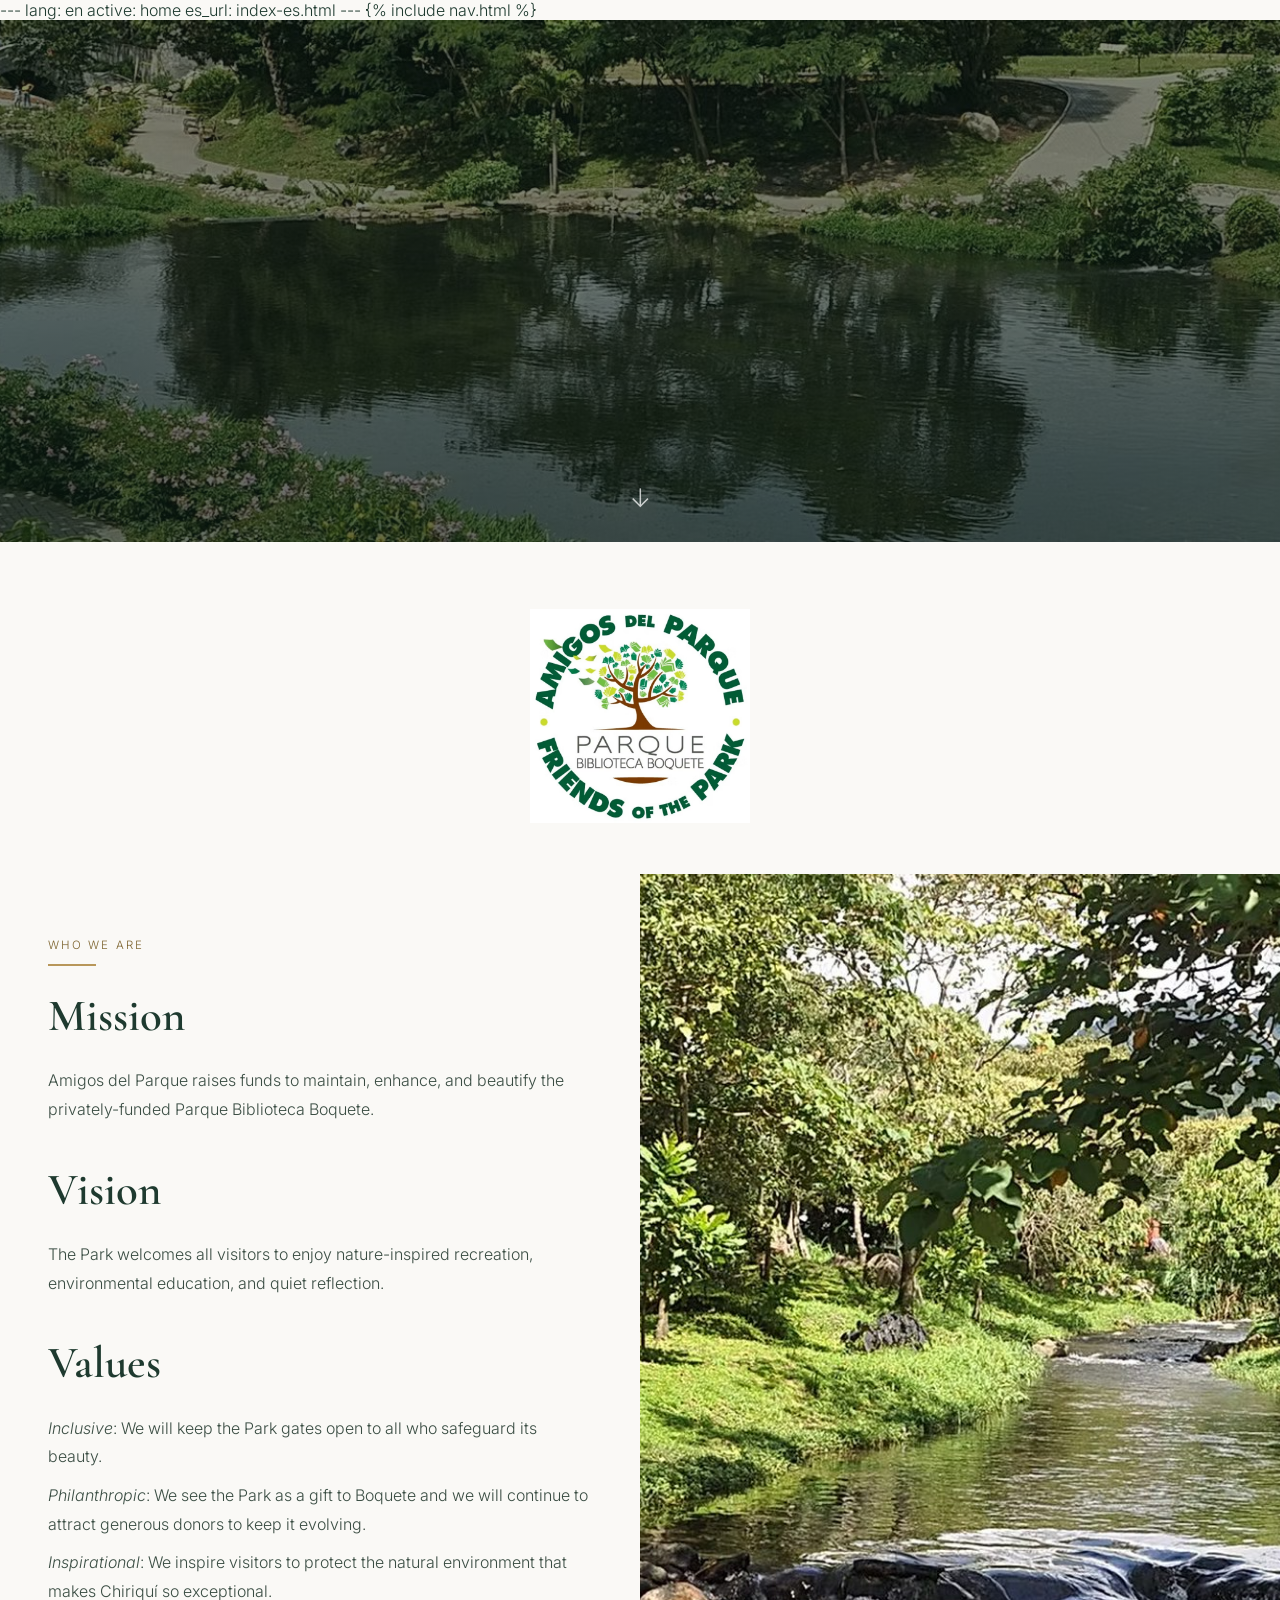
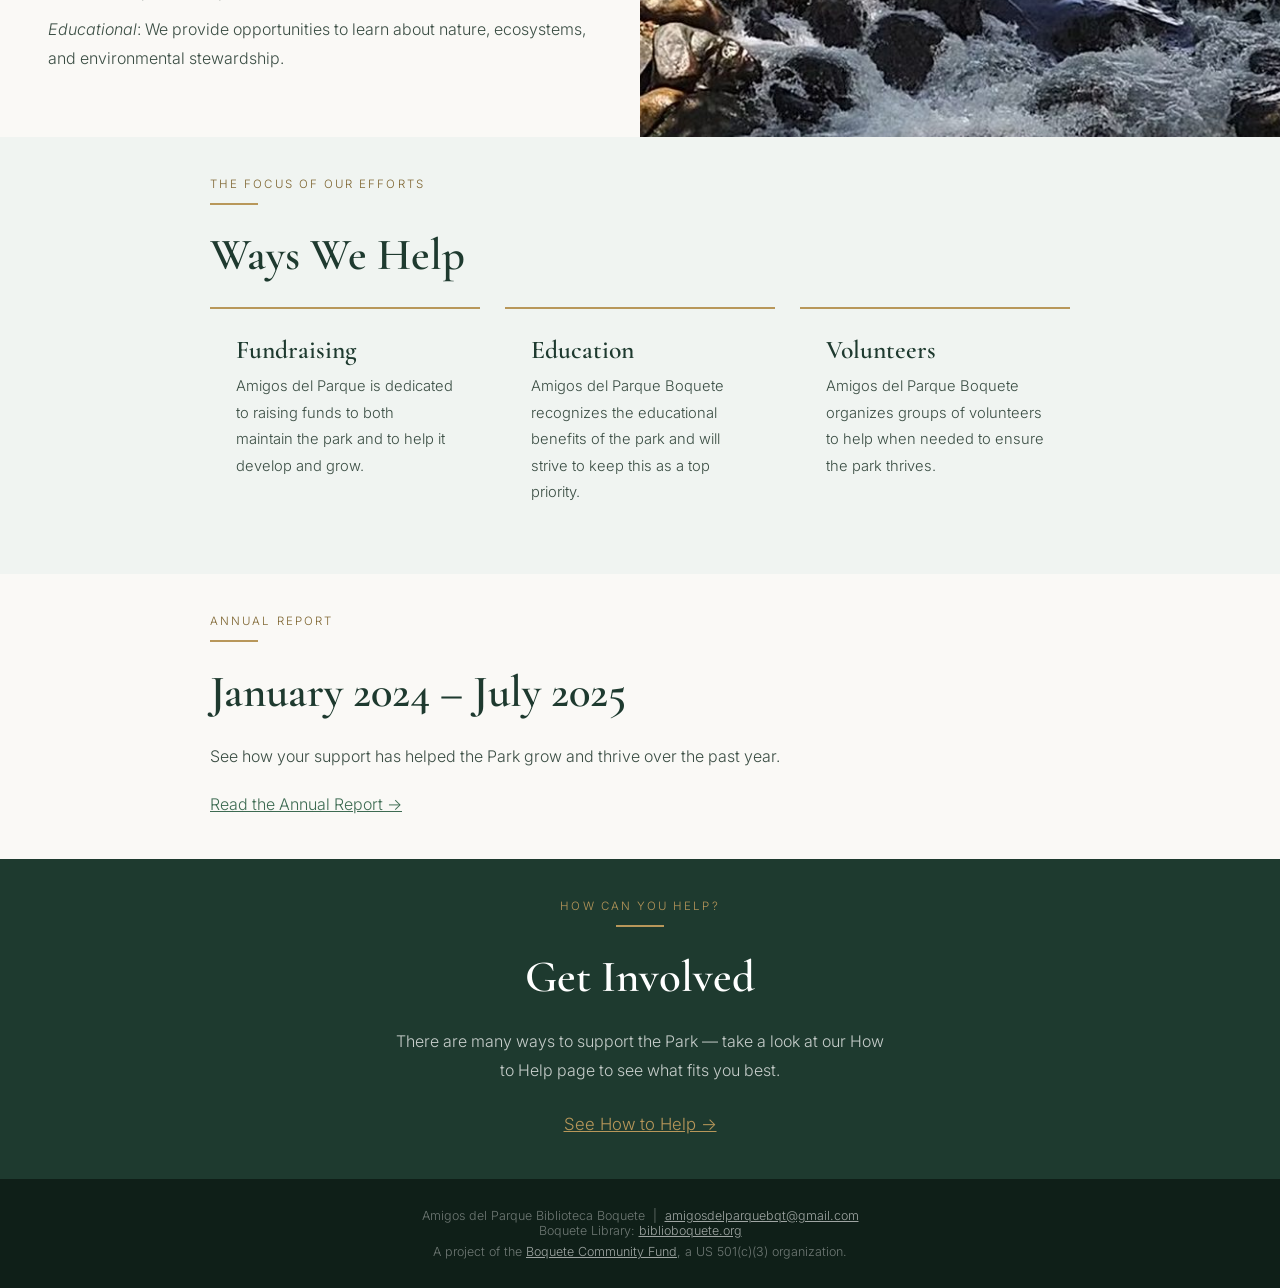
<file: index.html>
---
lang: en
active: home
es_url: index-es.html
---
<!DOCTYPE html>
<html lang="en">
<head>
  <meta charset="UTF-8" />
  <meta name="viewport" content="width=device-width, initial-scale=1.0" />
  <title>Amigos del Parque Biblioteca Boquete</title>
  <meta name="description" content="Amigos del Parque raises funds to maintain, enhance, and beautify the Parque Biblioteca Boquete, a privately-funded park and library in Boquete, Panama." />
  <link href="https://fonts.googleapis.com/css2?family=Cormorant+Garamond:wght@400;600;700&family=Inter:wght@300;400;500&display=swap" rel="stylesheet" />
  <link rel="stylesheet" href="styles.css" />
</head>
<body>

  {% include nav.html %}
  
  <!-- HERO -->
  <section class="hero">
  
    <a href="#logo" class="scroll-cue" aria-label="Scroll down">&#8595;</a>
  </section>

  <!-- LOGO -->
  <section class="logo-section" id="logo">
    <img src="images/logo.png" alt="Amigos del Parque Biblioteca Boquete logo" />
  </section>

  <!-- MISSION / VISION / VALUES -->
  <section id="mission" class="mission-split">
    <div class="mission-text">
      <div class="section-label">Who We Are</div>
      <div class="divider"></div>
      <h2>Mission</h2>
      <p>Amigos del Parque raises funds to maintain, enhance, and beautify the privately-funded Parque Biblioteca Boquete.</p>

      <h2 style="margin-top:2.5rem">Vision</h2>
      <p>The Park welcomes all visitors to enjoy nature-inspired recreation, environmental education, and quiet reflection.</p>

      <h2 style="margin-top:2.5rem">Values</h2>
      <p><em>Inclusive</em>: We will keep the Park gates open to all who safeguard its beauty.</p>
      <p><em>Philanthropic</em>: We see the Park as a gift to Boquete and we will continue to attract generous donors to keep it evolving.</p>
      <p><em>Inspirational</em>: We inspire visitors to protect the natural environment that makes Chiriquí so exceptional.</p>
      <p><em>Educational</em>: We provide opportunities to learn about nature, ecosystems, and environmental stewardship.</p>
    </div>
    <div class="mission-photo">
      <img src="images/page-header-park.jpg" alt="Stream running through Parque Biblioteca Boquete" />
    </div>
  </section>

  <!-- WAYS WE HELP -->
  <section id="ways" class="section-alt">
    <div class="container">
      <div class="section-label">The Focus of Our Efforts</div>
      <div class="divider"></div>
      <h2>Ways We Help</h2>
      <div class="card-grid">
        <div class="card">
          <h3>Fundraising</h3>
          <p>Amigos del Parque is dedicated to raising funds to both maintain the park and to help it develop and grow.</p>
        </div>
        <div class="card">
          <h3>Education</h3>
          <p>Amigos del Parque Boquete recognizes the educational benefits of the park and will strive to keep this as a top priority.</p>
        </div>
        <div class="card">
          <h3>Volunteers</h3>
          <p>Amigos del Parque Boquete organizes groups of volunteers to help when needed to ensure the park thrives.</p>
        </div>
      </div>
    </div>
  </section>

  <!-- ANNUAL REPORT -->
  <section id="report">
    <div class="container">
      <div class="section-label">Annual Report</div>
      <div class="divider"></div>
      <h2>January 2024 – July 2025</h2>
      <p>See how your support has helped the Park grow and thrive over the past year.</p>
      <p style="margin-top:1.2rem">
        <a href="docs/annual-report-2024-2025.pdf" target="_blank" rel="noopener noreferrer">Read the Annual Report →</a>
      </p>
    </div>
  </section>

  <!-- CTA / EMAIL -->
  <section class="cta-band">
    <div class="cta-inner">
      <div class="section-label" style="color:var(--gold)">How Can You Help?</div>
      <div class="divider" style="margin:0.75rem auto 1.5rem"></div>
      <h2>Get Involved</h2>
      <p style="margin-top:1rem">There are many ways to support the Park — take a look at our How to Help page to see what fits you best.</p>
      <p style="margin-top:1.5rem">
        <a href="howtohelp.html" class="email">See How to Help →</a>
      </p>
    </div>
  </section>

  <!-- FOOTER -->
  <footer>
    Amigos del Parque Biblioteca Boquete &nbsp;|&nbsp; <a href="mailto:amigosdelparquebqt@gmail.com">amigosdelparquebqt@gmail.com</a><br>
    Boquete Library: <a href="https://www.biblioboquete.org/" target="_blank" rel="noopener noreferrer">biblioboquete.org</a>
    <div class="sponsor-line">A project of the <a href="https://boquetecommunityfund.github.io" target="_blank" rel="noopener noreferrer">Boquete Community Fund</a>, a US 501(c)(3) organization.</div>
  </footer>

  <script src="nav-scroll.js"></script>
</body>
</html>
</file>
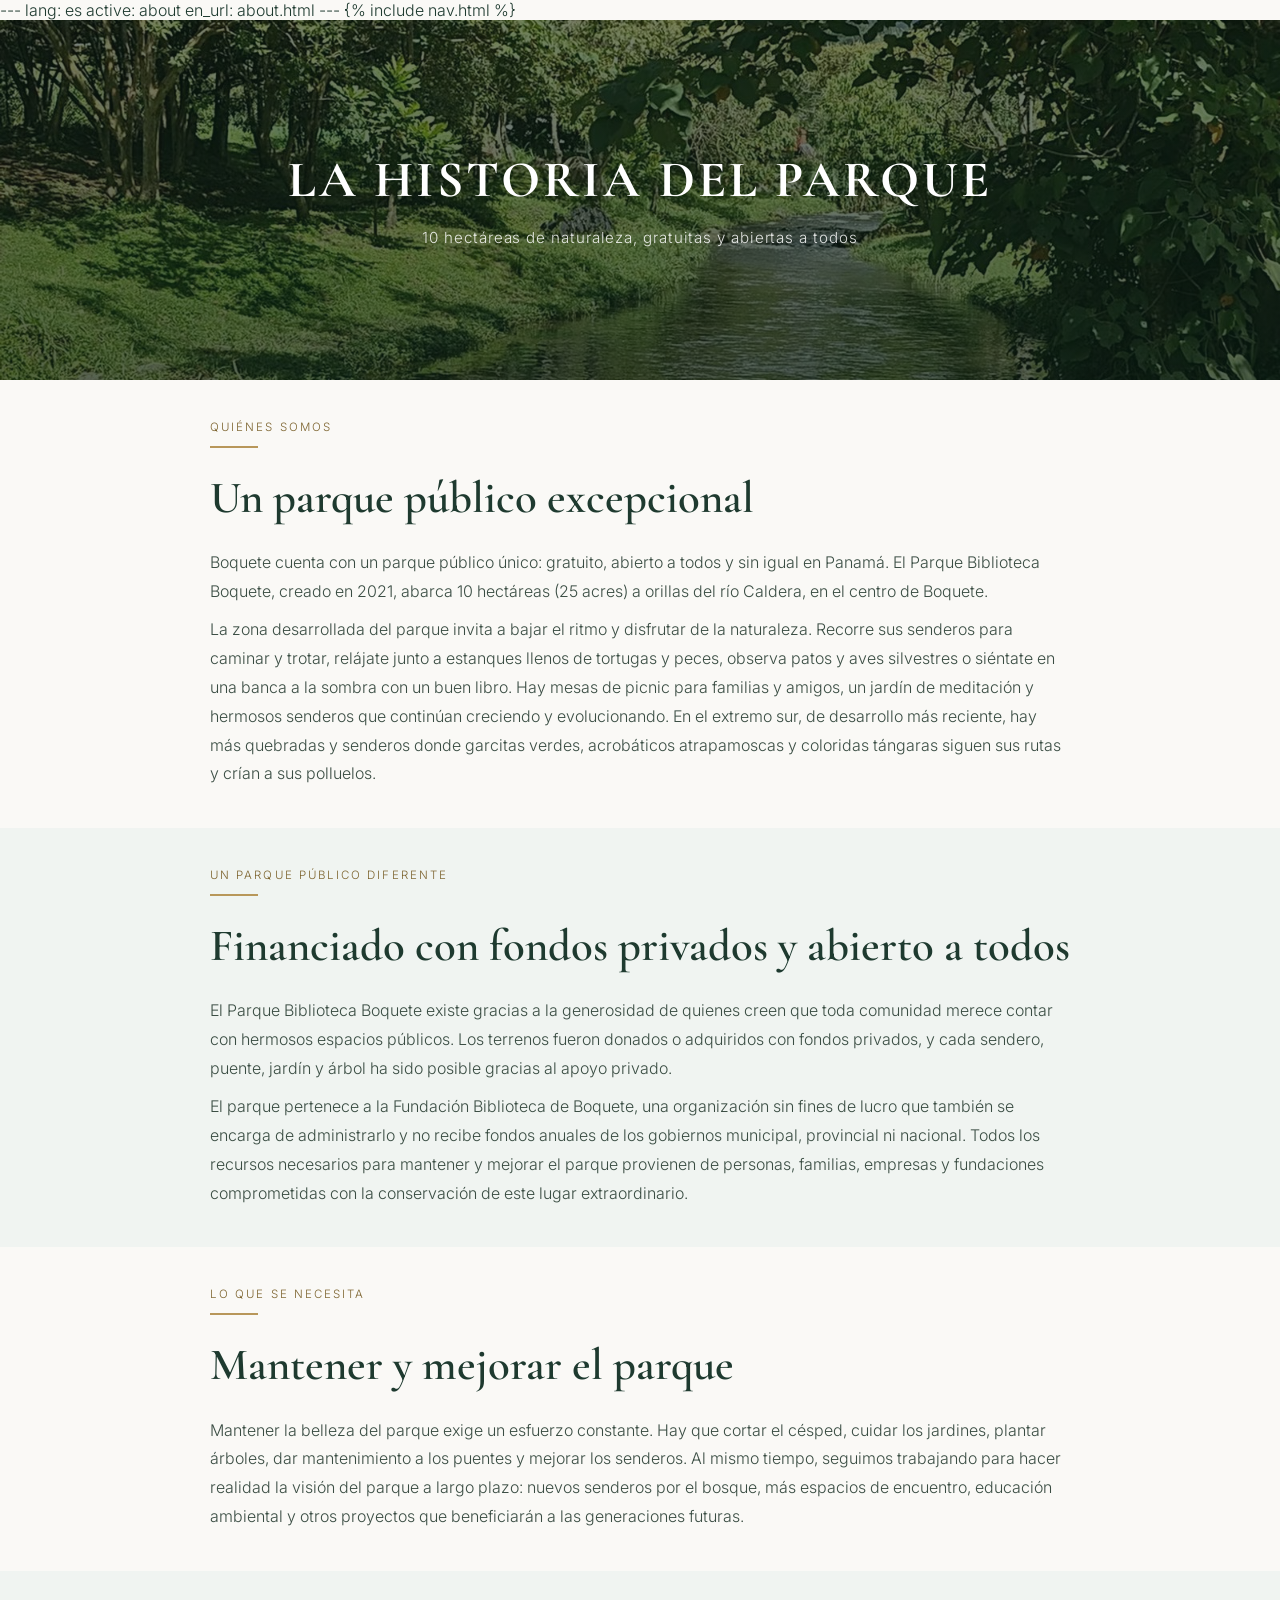
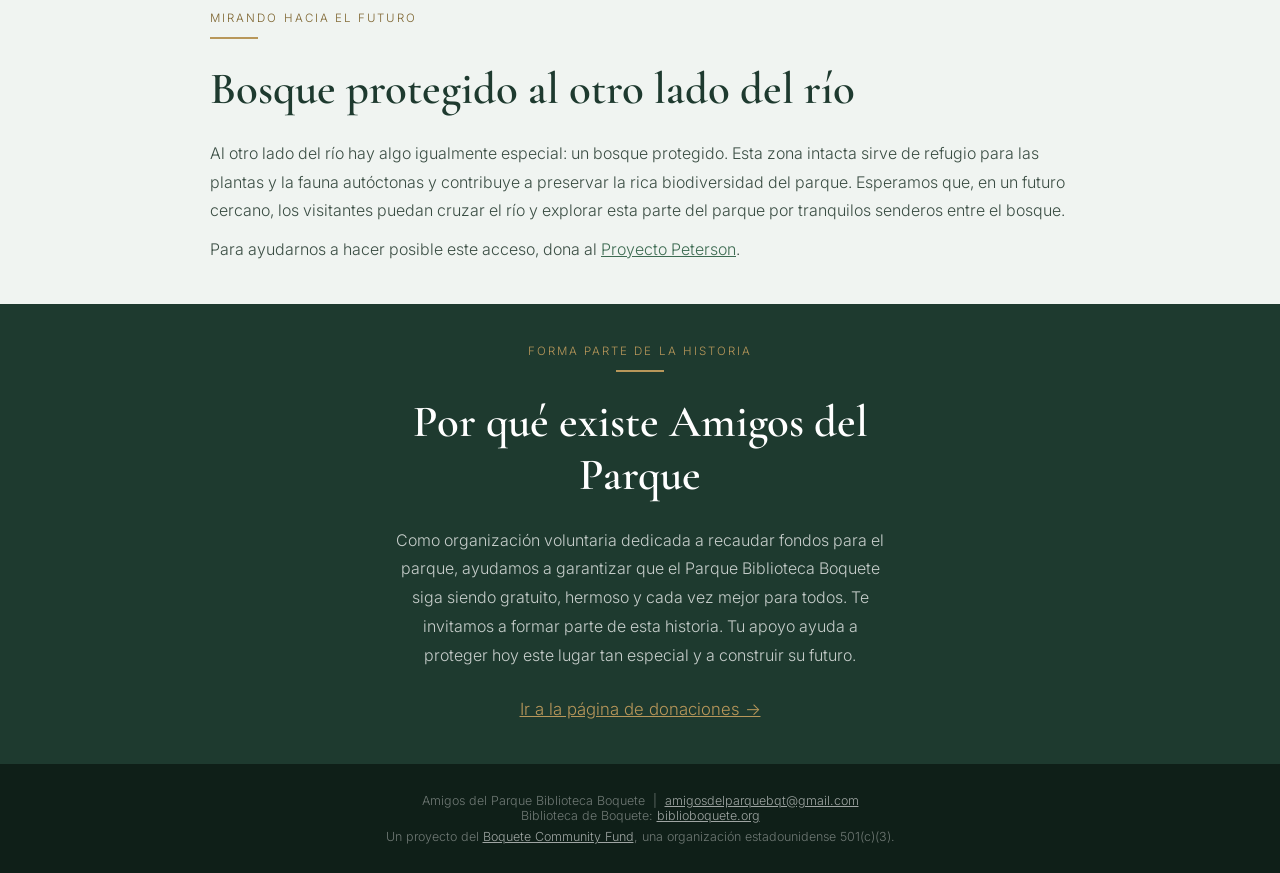
<file: about-es.html>
---
lang: es
active: about
en_url: about.html
---
<!DOCTYPE html>
<html lang="es">
<head>
  <meta charset="UTF-8" />
  <meta name="viewport" content="width=device-width, initial-scale=1.0" />
  <title>Acerca del parque | Amigos del Parque Biblioteca Boquete</title>
  <meta name="description" content="El Parque Biblioteca Boquete es un parque público gratuito de 10 hectáreas a orillas del río Caldera, financiado y mantenido con fondos privados." />
  <link href="https://fonts.googleapis.com/css2?family=Cormorant+Garamond:wght@400;600;700&family=Inter:wght@300;400;500&display=swap" rel="stylesheet" />
  <link rel="stylesheet" href="styles.css" />
</head>
<body>

  {% include nav.html %}

  <!-- ENCABEZADO DE LA PÁGINA -->
  <section class="page-header">
    <div class="page-header-content">
      <h1>La historia del parque</h1>
      <p>10 hectáreas de naturaleza, gratuitas y abiertas a todos</p>
    </div>
  </section>

  <!-- DESCRIPCIÓN GENERAL -->
  <section>
    <div class="container">
      <div class="section-label">Quiénes somos</div>
      <div class="divider"></div>
      <h2>Un parque público excepcional</h2>
      <p>Boquete cuenta con un parque público único: gratuito, abierto a todos y sin igual en Panamá. El Parque Biblioteca Boquete, creado en 2021, abarca 10 hectáreas (25 acres) a orillas del río Caldera, en el centro de Boquete.</p>
      <p>La zona desarrollada del parque invita a bajar el ritmo y disfrutar de la naturaleza. Recorre sus senderos para caminar y trotar, relájate junto a estanques llenos de tortugas y peces, observa patos y aves silvestres o siéntate en una banca a la sombra con un buen libro. Hay mesas de picnic para familias y amigos, un jardín de meditación y hermosos senderos que continúan creciendo y evolucionando. En el extremo sur, de desarrollo más reciente, hay más quebradas y senderos donde garcitas verdes, acrobáticos atrapamoscas y coloridas tángaras siguen sus rutas y crían a sus polluelos.</p>
    </div>
  </section>

  <!-- PROPIEDAD Y FINANCIAMIENTO -->
  <section class="section-alt">
    <div class="container">
      <div class="section-label">Un parque público diferente</div>
      <div class="divider"></div>
      <h2>Financiado con fondos privados y abierto a todos</h2>
      <p>El Parque Biblioteca Boquete existe gracias a la generosidad de quienes creen que toda comunidad merece contar con hermosos espacios públicos. Los terrenos fueron donados o adquiridos con fondos privados, y cada sendero, puente, jardín y árbol ha sido posible gracias al apoyo privado.</p>
      <p>El parque pertenece a la Fundación Biblioteca de Boquete, una organización sin fines de lucro que también se encarga de administrarlo y no recibe fondos anuales de los gobiernos municipal, provincial ni nacional. Todos los recursos necesarios para mantener y mejorar el parque provienen de personas, familias, empresas y fundaciones comprometidas con la conservación de este lugar extraordinario.</p>
    </div>
  </section>

  <!-- COMPROMISO CONTINUO -->
  <section>
    <div class="container">
      <div class="section-label">Lo que se necesita</div>
      <div class="divider"></div>
      <h2>Mantener y mejorar el parque</h2>
      <p>Mantener la belleza del parque exige un esfuerzo constante. Hay que cortar el césped, cuidar los jardines, plantar árboles, dar mantenimiento a los puentes y mejorar los senderos. Al mismo tiempo, seguimos trabajando para hacer realidad la visión del parque a largo plazo: nuevos senderos por el bosque, más espacios de encuentro, educación ambiental y otros proyectos que beneficiarán a las generaciones futuras.</p>
    </div>
  </section>

  <!-- AL OTRO LADO DEL RÍO -->
  <section class="section-alt">
    <div class="container">
      <div class="section-label">Mirando hacia el futuro</div>
      <div class="divider"></div>
      <h2>Bosque protegido al otro lado del río</h2>

      <p>Al otro lado del río hay algo igualmente especial: un bosque protegido. Esta zona intacta sirve de refugio para las plantas y la fauna autóctonas y contribuye a preservar la rica biodiversidad del parque. Esperamos que, en un futuro cercano, los visitantes puedan cruzar el río y explorar esta parte del parque por tranquilos senderos entre el bosque.</p>
      <p>Para ayudarnos a hacer posible este acceso, dona al <a href="peterson-project-es.html">Proyecto Peterson</a>.</p>

    </div>
  </section>

  <!-- LLAMADO A LA ACCIÓN -->
  <section class="cta-band">
    <div class="cta-inner">
      <div class="section-label" style="color:var(--gold)">Forma parte de la historia</div>
      <div class="divider" style="margin:0.75rem auto 1.5rem"></div>
      <h2>Por qué existe Amigos del Parque</h2>
      <p style="margin-top:1rem">Como organización voluntaria dedicada a recaudar fondos para el parque, ayudamos a garantizar que el Parque Biblioteca Boquete siga siendo gratuito, hermoso y cada vez mejor para todos. Te invitamos a formar parte de esta historia. Tu apoyo ayuda a proteger hoy este lugar tan especial y a construir su futuro.</p>
      <p style="margin-top:1.5rem">
        <a href="donate-es.html" class="email">Ir a la página de donaciones →</a>
      </p>
    </div>
  </section>

  <!-- PIE DE PÁGINA -->
  <footer>
    Amigos del Parque Biblioteca Boquete &nbsp;|&nbsp; <a href="mailto:amigosdelparquebqt@gmail.com">amigosdelparquebqt@gmail.com</a><br>
    Biblioteca de Boquete: <a href="https://www.biblioboquete.org/" target="_blank" rel="noopener noreferrer">biblioboquete.org</a>
    <div class="sponsor-line">Un proyecto del <a href="https://boquetecommunityfund.github.io" target="_blank" rel="noopener noreferrer">Boquete Community Fund</a>, una organización estadounidense 501(c)(3).</div>
  </footer>

  <script src="nav-scroll.js"></script>
</body>
</html>
</file>
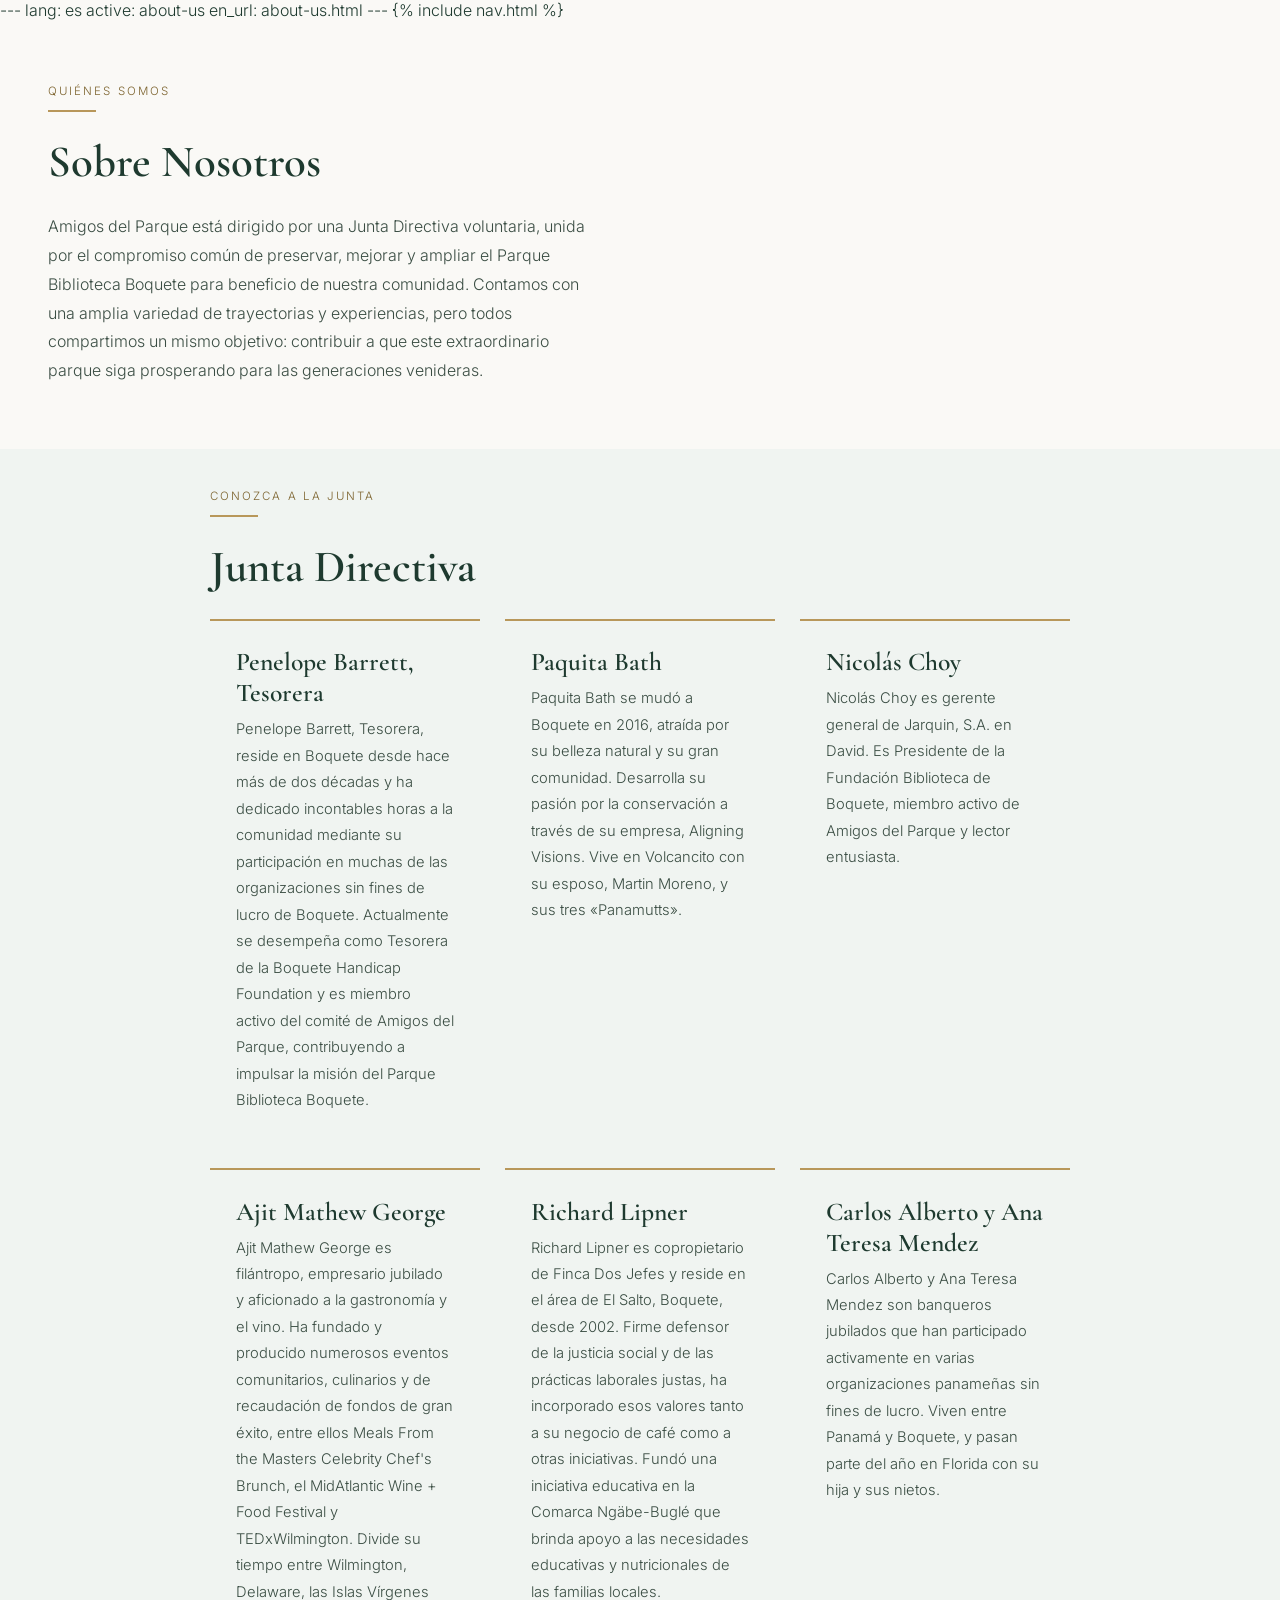
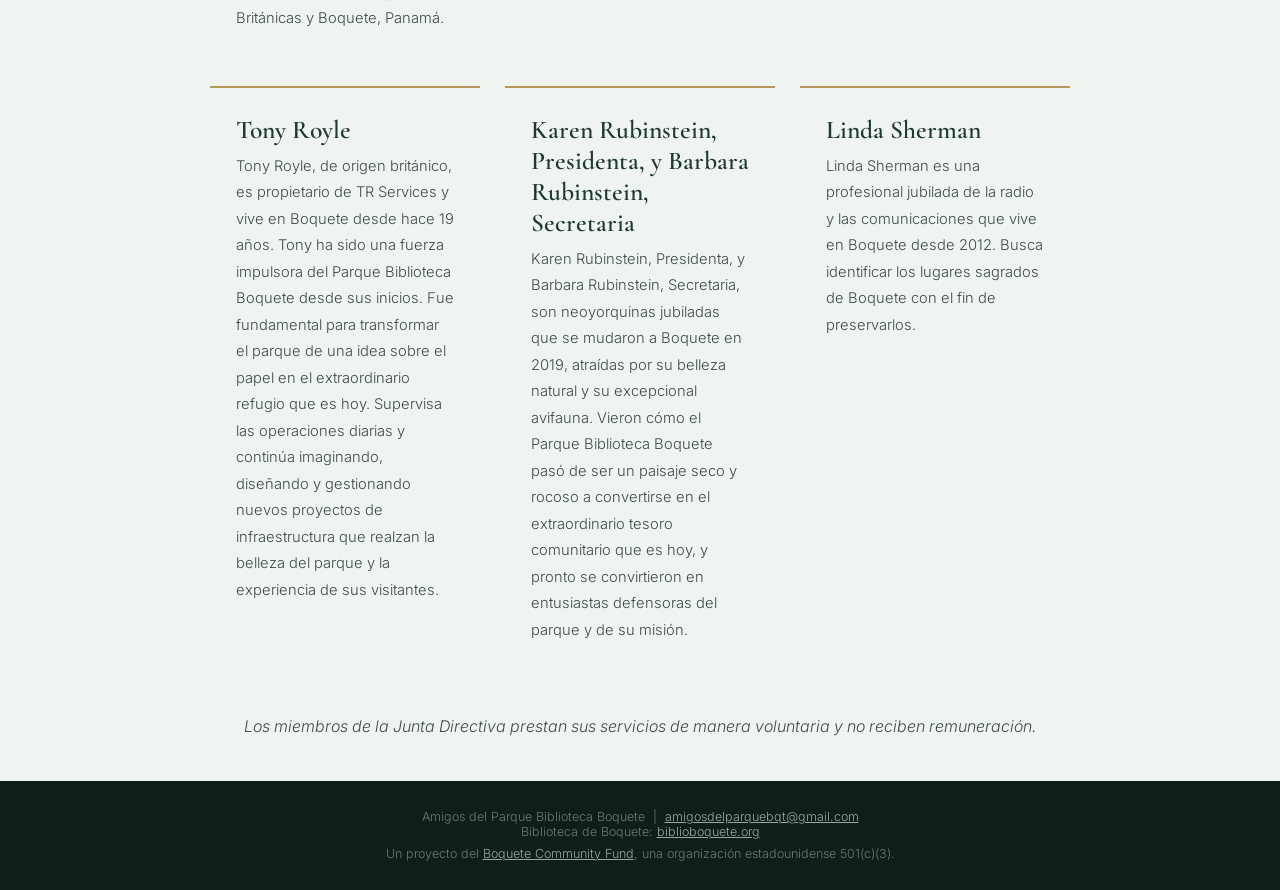
<file: about-us-es.html>
---
lang: es
active: about-us
en_url: about-us.html
---
<!DOCTYPE html>
<html lang="es">
<head>
  <meta charset="UTF-8" />
  <meta name="viewport" content="width=device-width, initial-scale=1.0" />
  <title>Sobre Nosotros | Amigos del Parque Biblioteca Boquete</title>
  <meta name="description" content="Conozca a la Junta Directiva voluntaria de Amigos del Parque Biblioteca Boquete." />
  <link href="https://fonts.googleapis.com/css2?family=Cormorant+Garamond:wght@400;600;700&family=Inter:wght@300;400;500&display=swap" rel="stylesheet" />
  <link rel="stylesheet" href="styles.css" />
</head>
<body>

  {% include nav.html %}

  <!-- SOBRE NOSOTROS -->
  <section id="about" class="mission-split">
    <div class="mission-text">
      <div class="section-label">Quiénes Somos</div>
      <div class="divider"></div>
      <h2>Sobre Nosotros</h2>
      <p>Amigos del Parque está dirigido por una Junta Directiva voluntaria, unida por el compromiso común de preservar, mejorar y ampliar el Parque Biblioteca Boquete para beneficio de nuestra comunidad. Contamos con una amplia variedad de trayectorias y experiencias, pero todos compartimos un mismo objetivo: contribuir a que este extraordinario parque siga prosperando para las generaciones venideras.</p>
    </div>
  </section>

  <!-- JUNTA DIRECTIVA -->
  <section id="board" class="section-alt">
    <div class="container">
      <div class="section-label">Conozca a la Junta</div>
      <div class="divider"></div>
      <h2>Junta Directiva</h2>
      <div class="card-grid">
        <div class="card">
          <h3>Penelope Barrett, Tesorera</h3>
          <p>Penelope Barrett, Tesorera, reside en Boquete desde hace más de dos décadas y ha dedicado incontables horas a la comunidad mediante su participación en muchas de las organizaciones sin fines de lucro de Boquete. Actualmente se desempeña como Tesorera de la Boquete Handicap Foundation y es miembro activo del comité de Amigos del Parque, contribuyendo a impulsar la misión del Parque Biblioteca Boquete.</p>
        </div>
        <div class="card">
          <h3>Paquita Bath</h3>
          <p>Paquita Bath se mudó a Boquete en 2016, atraída por su belleza natural y su gran comunidad. Desarrolla su pasión por la conservación a través de su empresa, Aligning Visions. Vive en Volcancito con su esposo, Martin Moreno, y sus tres «Panamutts».</p>
        </div>
        <div class="card">
          <h3>Nicolás Choy</h3>
          <p>Nicolás Choy es gerente general de Jarquin, S.A. en David. Es Presidente de la Fundación Biblioteca de Boquete, miembro activo de Amigos del Parque y lector entusiasta.</p>
        </div>
        <div class="card">
          <h3>Ajit Mathew George</h3>
          <p>Ajit Mathew George es filántropo, empresario jubilado y aficionado a la gastronomía y el vino. Ha fundado y producido numerosos eventos comunitarios, culinarios y de recaudación de fondos de gran éxito, entre ellos Meals From the Masters Celebrity Chef's Brunch, el MidAtlantic Wine + Food Festival y TEDxWilmington. Divide su tiempo entre Wilmington, Delaware, las Islas Vírgenes Británicas y Boquete, Panamá.</p>
        </div>
        <div class="card">
          <h3>Richard Lipner</h3>
          <p>Richard Lipner es copropietario de Finca Dos Jefes y reside en el área de El Salto, Boquete, desde 2002. Firme defensor de la justicia social y de las prácticas laborales justas, ha incorporado esos valores tanto a su negocio de café como a otras iniciativas. Fundó una iniciativa educativa en la Comarca Ngäbe-Buglé que brinda apoyo a las necesidades educativas y nutricionales de las familias locales.</p>
        </div>
        <div class="card">
          <h3>Carlos Alberto y Ana Teresa Mendez</h3>
          <p>Carlos Alberto y Ana Teresa Mendez son banqueros jubilados que han participado activamente en varias organizaciones panameñas sin fines de lucro. Viven entre Panamá y Boquete, y pasan parte del año en Florida con su hija y sus nietos.</p>
        </div>
        <div class="card">
          <h3>Tony Royle</h3>
          <p>Tony Royle, de origen británico, es propietario de TR Services y vive en Boquete desde hace 19 años. Tony ha sido una fuerza impulsora del Parque Biblioteca Boquete desde sus inicios. Fue fundamental para transformar el parque de una idea sobre el papel en el extraordinario refugio que es hoy. Supervisa las operaciones diarias y continúa imaginando, diseñando y gestionando nuevos proyectos de infraestructura que realzan la belleza del parque y la experiencia de sus visitantes.</p>
        </div>
        <div class="card">
          <h3>Karen Rubinstein, Presidenta, y Barbara Rubinstein, Secretaria</h3>
          <p>Karen Rubinstein, Presidenta, y Barbara Rubinstein, Secretaria, son neoyorquinas jubiladas que se mudaron a Boquete en 2019, atraídas por su belleza natural y su excepcional avifauna. Vieron cómo el Parque Biblioteca Boquete pasó de ser un paisaje seco y rocoso a convertirse en el extraordinario tesoro comunitario que es hoy, y pronto se convirtieron en entusiastas defensoras del parque y de su misión.</p>
        </div>
        <div class="card">
          <h3>Linda Sherman</h3>
          <p>Linda Sherman es una profesional jubilada de la radio y las comunicaciones que vive en Boquete desde 2012. Busca identificar los lugares sagrados de Boquete con el fin de preservarlos.</p>
        </div>
      </div>
      <p style="margin-top:2.5rem; text-align:center; font-style:italic;">Los miembros de la Junta Directiva prestan sus servicios de manera voluntaria y no reciben remuneración.</p>
    </div>
  </section>

  <!-- PIE DE PÁGINA -->
  <footer>
    Amigos del Parque Biblioteca Boquete &nbsp;|&nbsp; <a href="mailto:amigosdelparquebqt@gmail.com">amigosdelparquebqt@gmail.com</a><br>
    Biblioteca de Boquete: <a href="https://www.biblioboquete.org/" target="_blank" rel="noopener noreferrer">biblioboquete.org</a>
    <div class="sponsor-line">Un proyecto del <a href="https://boquetecommunityfund.github.io" target="_blank" rel="noopener noreferrer">Boquete Community Fund</a>, una organización estadounidense 501(c)(3).</div>
  </footer>

  <script src="nav-scroll.js"></script>
</body>
</html>
</file>
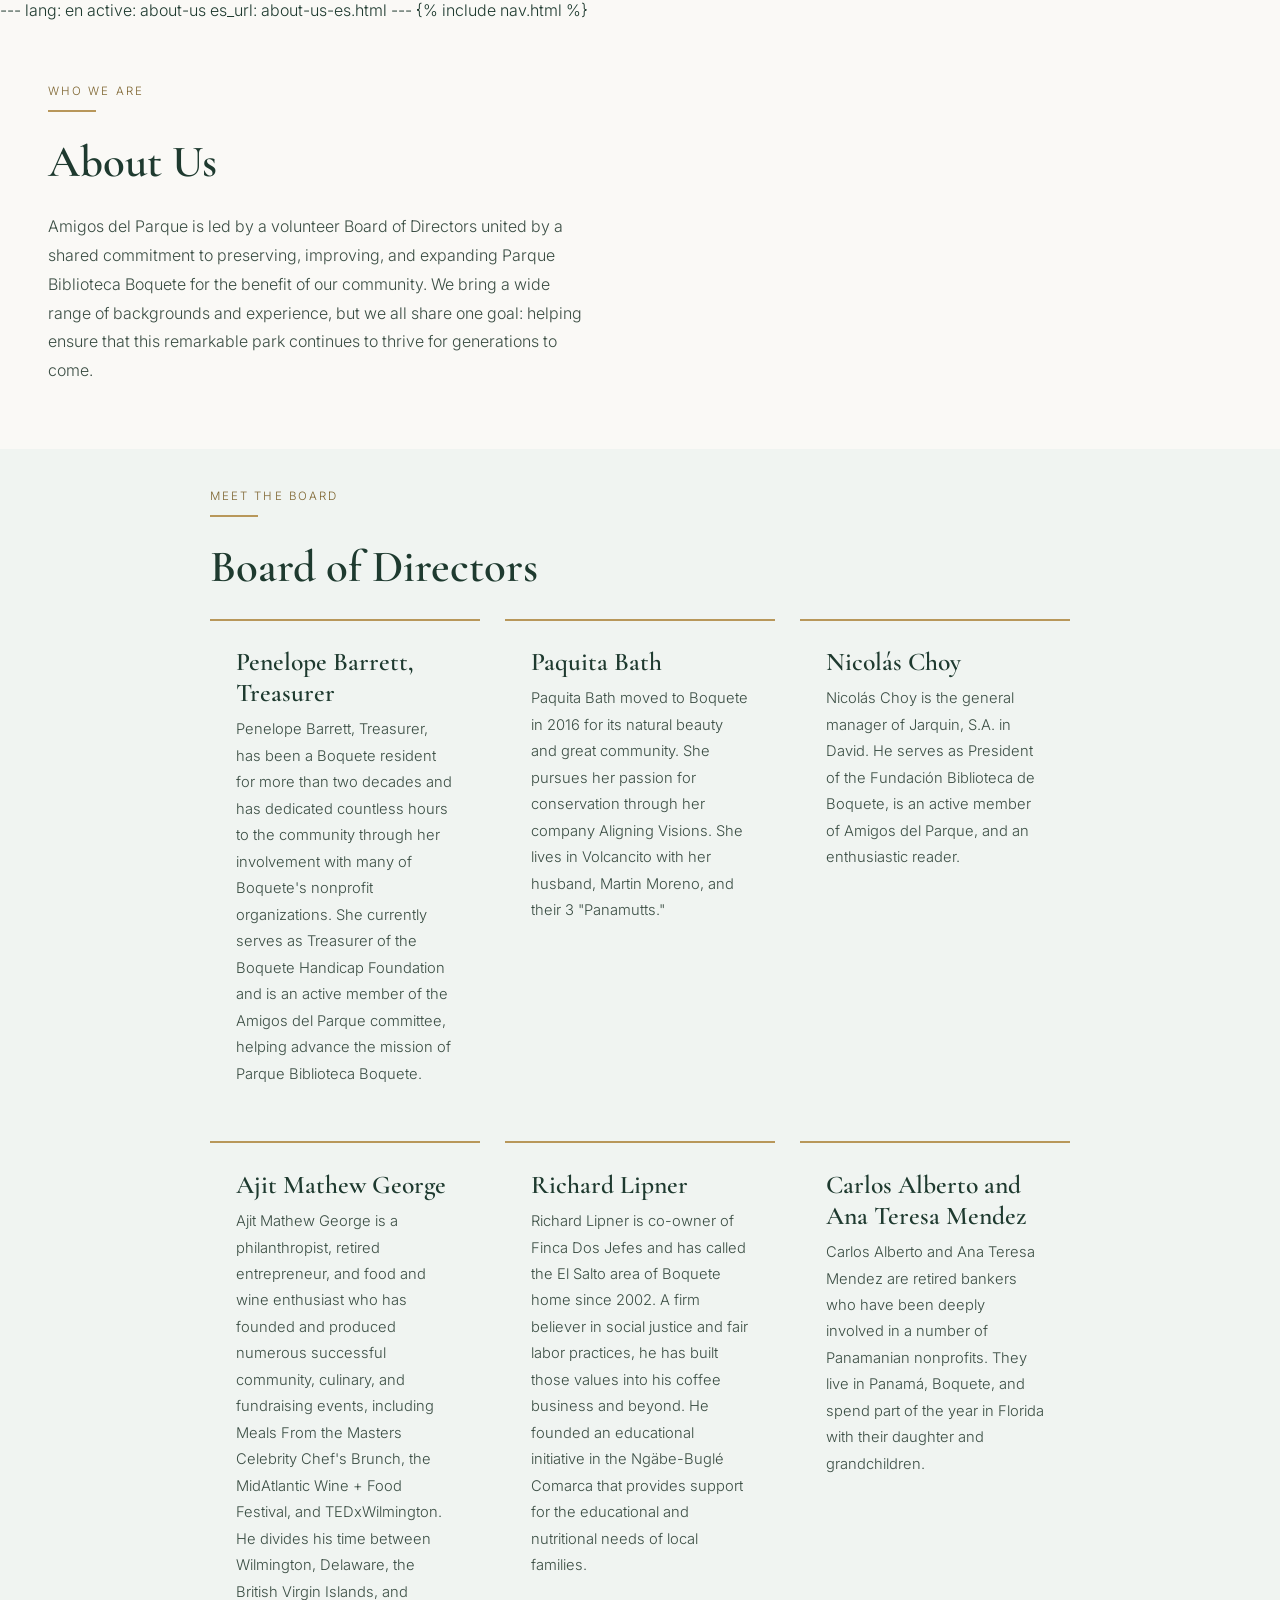
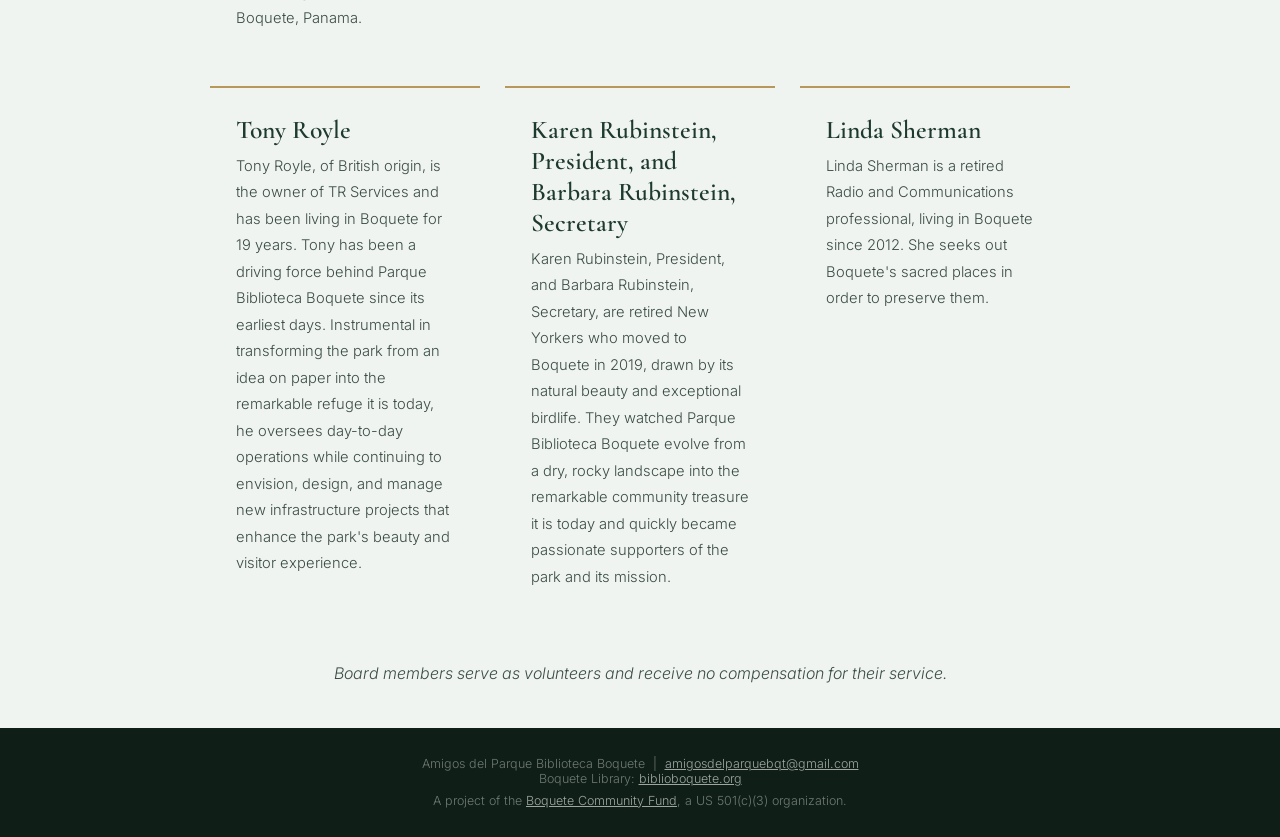
<file: about-us.html>
---
lang: en
active: about-us
es_url: about-us-es.html
---
<!DOCTYPE html>
<html lang="en">
<head>
  <meta charset="UTF-8" />
  <meta name="viewport" content="width=device-width, initial-scale=1.0" />
  <title>About Us | Amigos del Parque Biblioteca Boquete</title>
  <meta name="description" content="Meet the volunteer Board of Directors of Amigos del Parque Biblioteca Boquete." />
  <link href="https://fonts.googleapis.com/css2?family=Cormorant+Garamond:wght@400;600;700&family=Inter:wght@300;400;500&display=swap" rel="stylesheet" />
  <link rel="stylesheet" href="styles.css" />
</head>
<body>

  {% include nav.html %}

  <!-- ABOUT US -->
  <section id="about" class="mission-split">
    <div class="mission-text">
      <div class="section-label">Who We Are</div>
      <div class="divider"></div>
      <h2>About Us</h2>
      <p>Amigos del Parque is led by a volunteer Board of Directors united by a shared commitment to preserving, improving, and expanding Parque Biblioteca Boquete for the benefit of our community. We bring a wide range of backgrounds and experience, but we all share one goal: helping ensure that this remarkable park continues to thrive for generations to come.</p>
    </div>
  </section>

  <!-- BOARD OF DIRECTORS -->
  <section id="board" class="section-alt">
    <div class="container">
      <div class="section-label">Meet the Board</div>
      <div class="divider"></div>
      <h2>Board of Directors</h2>
      <div class="card-grid">
        <div class="card">
          <h3>Penelope Barrett, Treasurer</h3>
          <p>Penelope Barrett, Treasurer, has been a Boquete resident for more than two decades and has dedicated countless hours to the community through her involvement with many of Boquete's nonprofit organizations. She currently serves as Treasurer of the Boquete Handicap Foundation and is an active member of the Amigos del Parque committee, helping advance the mission of Parque Biblioteca Boquete.</p>
        </div>
        <div class="card">
          <h3>Paquita Bath</h3>
          <p>Paquita Bath moved to Boquete in 2016 for its natural beauty and great community. She pursues her passion for conservation through her company Aligning Visions. She lives in Volcancito with her husband, Martin Moreno, and their 3 "Panamutts."</p>
        </div>
        <div class="card">
          <h3>Nicolás Choy</h3>
          <p>Nicolás Choy is the general manager of Jarquin, S.A. in David. He serves as President of the Fundación Biblioteca de Boquete, is an active member of Amigos del Parque, and an enthusiastic reader.</p>
        </div>
        <div class="card">
          <h3>Ajit Mathew George</h3>
          <p>Ajit Mathew George is a philanthropist, retired entrepreneur, and food and wine enthusiast who has founded and produced numerous successful community, culinary, and fundraising events, including Meals From the Masters Celebrity Chef's Brunch, the MidAtlantic Wine + Food Festival, and TEDxWilmington. He divides his time between Wilmington, Delaware, the British Virgin Islands, and Boquete, Panama.</p>
        </div>
        <div class="card">
          <h3>Richard Lipner</h3>
          <p>Richard Lipner is co-owner of Finca Dos Jefes and has called the El Salto area of Boquete home since 2002. A firm believer in social justice and fair labor practices, he has built those values into his coffee business and beyond. He founded an educational initiative in the Ngäbe-Buglé Comarca that provides support for the educational and nutritional needs of local families.</p>
        </div>
        <div class="card">
          <h3>Carlos Alberto and Ana Teresa Mendez</h3>
          <p>Carlos Alberto and Ana Teresa Mendez are retired bankers who have been deeply involved in a number of Panamanian nonprofits. They live in Panamá, Boquete, and spend part of the year in Florida with their daughter and grandchildren.</p>
        </div>
        <div class="card">
          <h3>Tony Royle</h3>
          <p>Tony Royle, of British origin, is the owner of TR Services and has been living in Boquete for 19 years. Tony has been a driving force behind Parque Biblioteca Boquete since its earliest days. Instrumental in transforming the park from an idea on paper into the remarkable refuge it is today, he oversees day-to-day operations while continuing to envision, design, and manage new infrastructure projects that enhance the park's beauty and visitor experience.</p>
        </div>
        <div class="card">
          <h3>Karen Rubinstein, President, and Barbara Rubinstein, Secretary</h3>
          <p>Karen Rubinstein, President, and Barbara Rubinstein, Secretary, are retired New Yorkers who moved to Boquete in 2019, drawn by its natural beauty and exceptional birdlife. They watched Parque Biblioteca Boquete evolve from a dry, rocky landscape into the remarkable community treasure it is today and quickly became passionate supporters of the park and its mission.</p>
        </div>
        <div class="card">
          <h3>Linda Sherman</h3>
          <p>Linda Sherman is a retired Radio and Communications professional, living in Boquete since 2012. She seeks out Boquete's sacred places in order to preserve them.</p>
        </div>
      </div>
      <p style="margin-top:2.5rem; text-align:center; font-style:italic;">Board members serve as volunteers and receive no compensation for their service.</p>
    </div>
  </section>

  <!-- FOOTER -->
  <footer>
    Amigos del Parque Biblioteca Boquete &nbsp;|&nbsp; <a href="mailto:amigosdelparquebqt@gmail.com">amigosdelparquebqt@gmail.com</a><br>
    Boquete Library: <a href="https://www.biblioboquete.org/" target="_blank" rel="noopener noreferrer">biblioboquete.org</a>
    <div class="sponsor-line">A project of the <a href="https://boquetecommunityfund.github.io" target="_blank" rel="noopener noreferrer">Boquete Community Fund</a>, a US 501(c)(3) organization.</div>
  </footer>

  <script src="nav-scroll.js"></script>
</body>
</html>
</file>
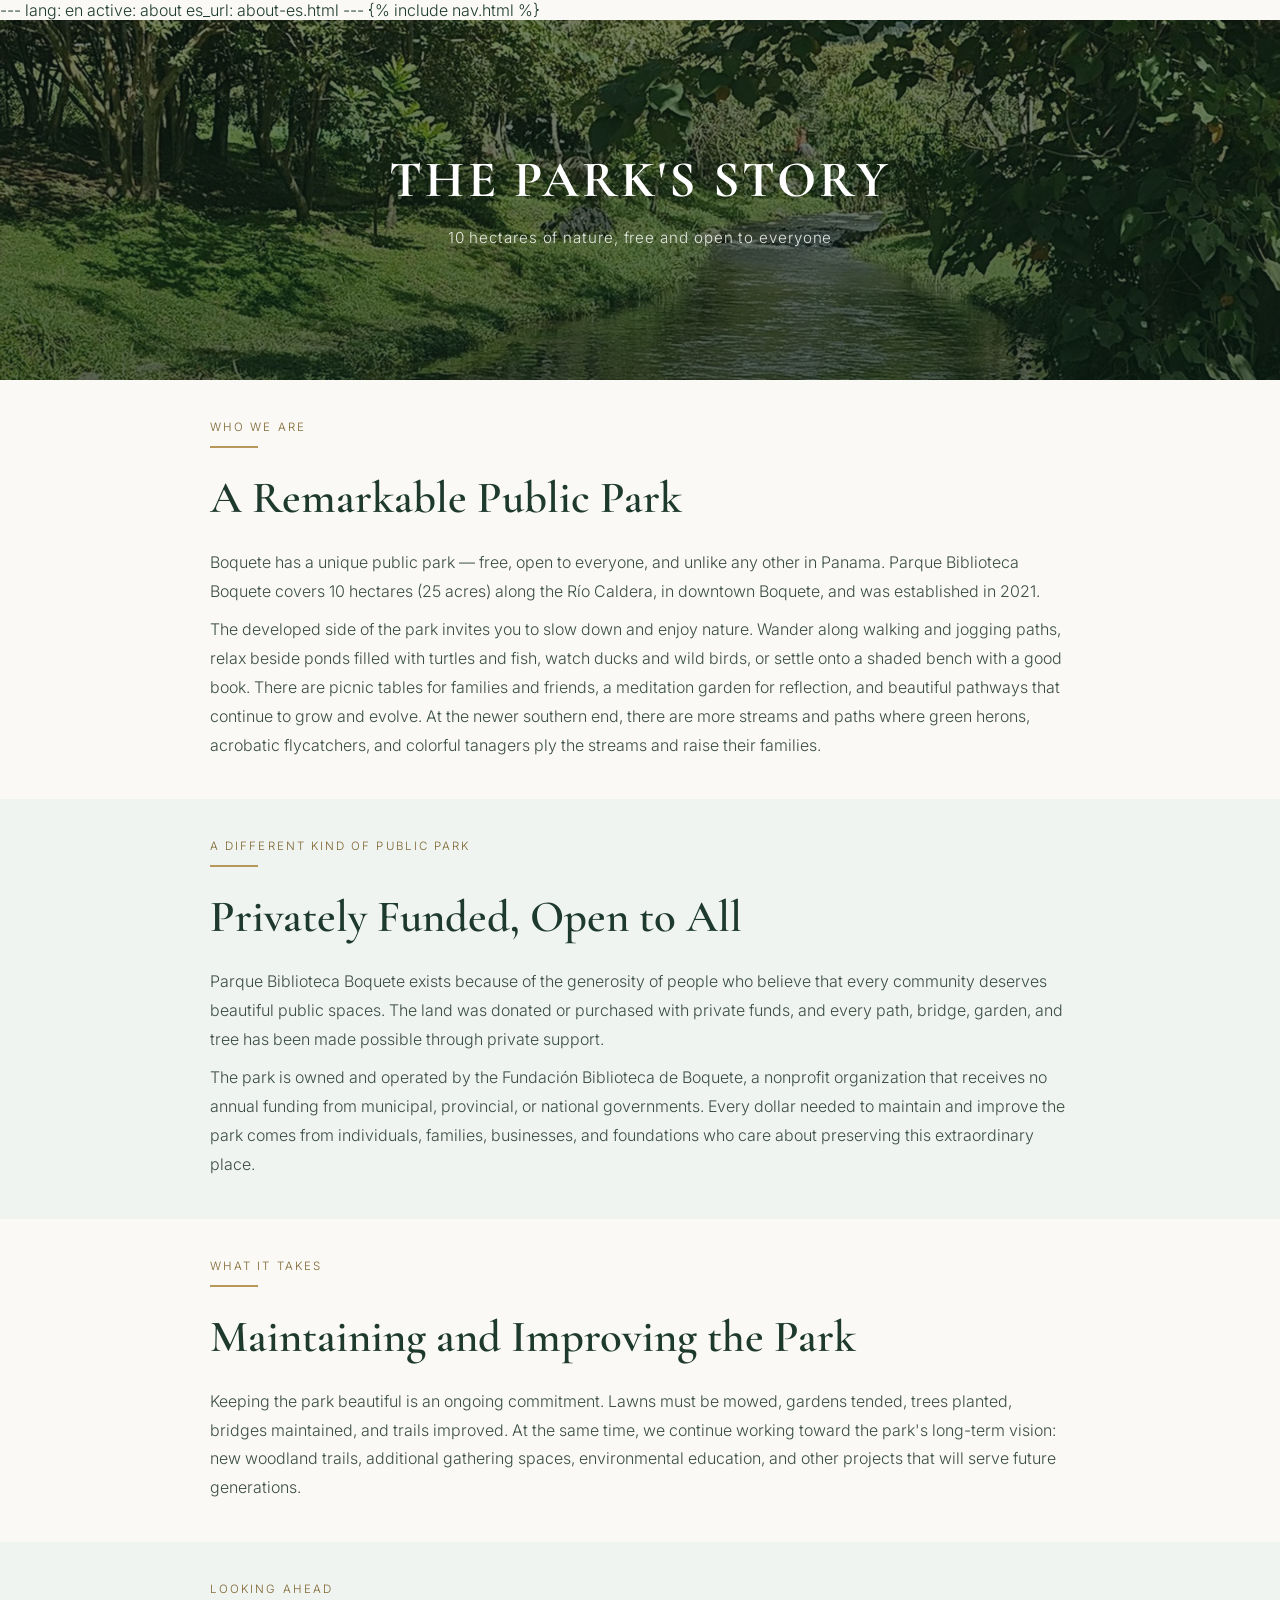
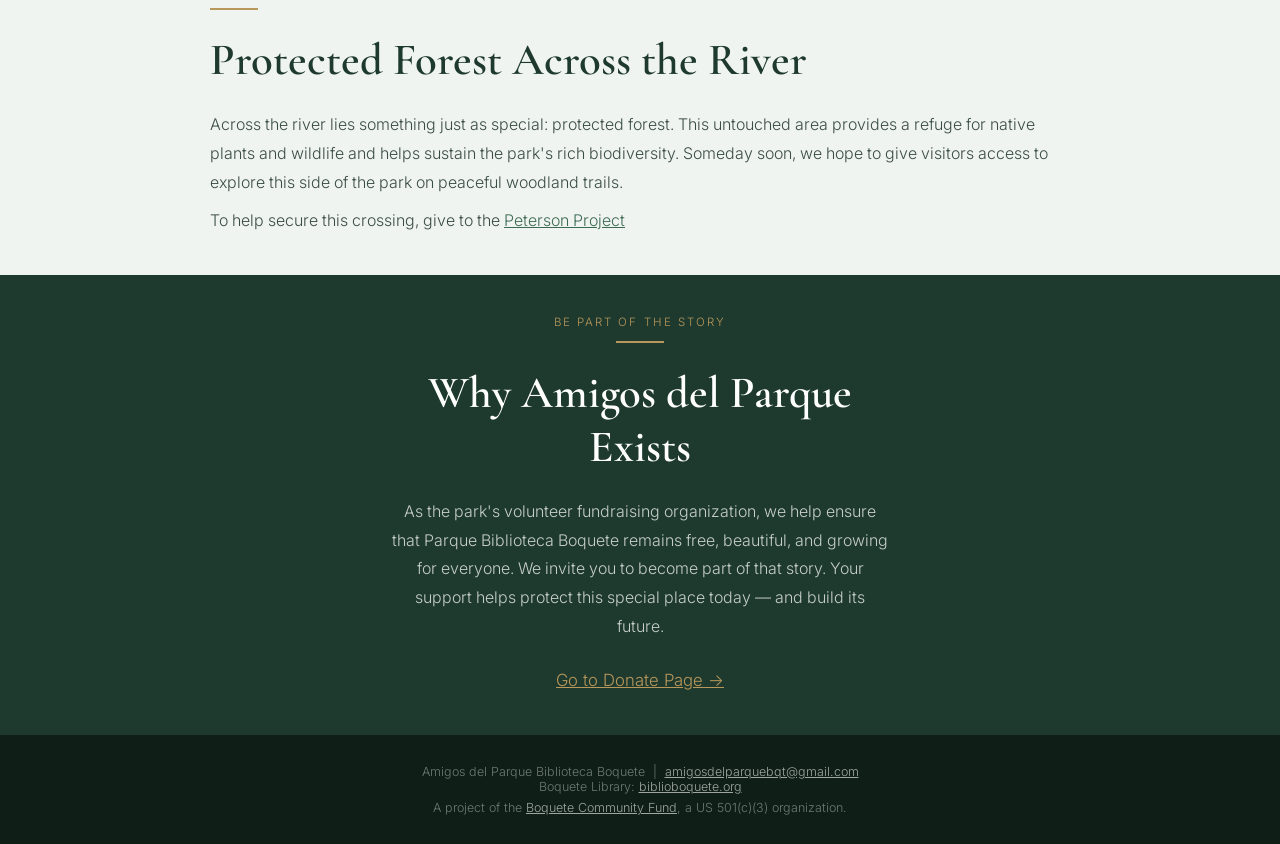
<file: about.html>
---
lang: en
active: about
es_url: about-es.html
---
<!DOCTYPE html>
<html lang="en">
<head>
  <meta charset="UTF-8" />
  <meta name="viewport" content="width=device-width, initial-scale=1.0" />
  <title>About the Park | Amigos del Parque Biblioteca Boquete</title>
  <meta name="description" content="Parque Biblioteca Boquete is a free, 10-hectare public park along the Río Caldera, privately funded and maintained by Amigos del Parque." />
  <link href="https://fonts.googleapis.com/css2?family=Cormorant+Garamond:wght@400;600;700&family=Inter:wght@300;400;500&display=swap" rel="stylesheet" />
  <link rel="stylesheet" href="styles.css" />
</head>
<body>

  {% include nav.html %}

  <!-- PAGE HEADER -->
  <section class="page-header">
    <div class="page-header-content">
      <h1>The Park's Story</h1>
      <p>10 hectares of nature, free and open to everyone</p>
    </div>
  </section>

  <!-- OVERVIEW -->
  <section>
    <div class="container">
      <div class="section-label">Who We Are</div>
      <div class="divider"></div>
      <h2>A Remarkable Public Park</h2>
      <p>Boquete has a unique public park — free, open to everyone, and unlike any other in Panama. Parque Biblioteca Boquete covers 10 hectares (25 acres) along the Río Caldera, in downtown Boquete, and was established in 2021.</p>
      <p>The developed side of the park invites you to slow down and enjoy nature. Wander along walking and jogging paths, relax beside ponds filled with turtles and fish, watch ducks and wild birds, or settle onto a shaded bench with a good book. There are picnic tables for families and friends, a meditation garden for reflection, and beautiful pathways that continue to grow and evolve. At the newer southern end, there are more streams and paths where green herons, acrobatic flycatchers, and colorful tanagers ply the streams and raise their families.</p>
    </div>
  </section>

  <!-- OWNERSHIP & FUNDING -->
  <section class="section-alt">
    <div class="container">
      <div class="section-label">A Different Kind of Public Park</div>
      <div class="divider"></div>
      <h2>Privately Funded, Open to All</h2>
      <p>Parque Biblioteca Boquete exists because of the generosity of people who believe that every community deserves beautiful public spaces. The land was donated or purchased with private funds, and every path, bridge, garden, and tree has been made possible through private support.</p>
      <p>The park is owned and operated by the Fundación Biblioteca de Boquete, a nonprofit organization that receives no annual funding from municipal, provincial, or national governments. Every dollar needed to maintain and improve the park comes from individuals, families, businesses, and foundations who care about preserving this extraordinary place.</p>
    </div>
  </section>

  <!-- ONGOING COMMITMENT -->
  <section>
    <div class="container">
      <div class="section-label">What It Takes</div>
      <div class="divider"></div>
      <h2>Maintaining and Improving the Park</h2>
      <p>Keeping the park beautiful is an ongoing commitment. Lawns must be mowed, gardens tended, trees planted, bridges maintained, and trails improved. At the same time, we continue working toward the park's long-term vision: new woodland trails, additional gathering spaces, environmental education, and other projects that will serve future generations.</p>
    </div>
  </section>

  <!-- ACROSS THE RIVER -->
  <section class="section-alt">
    <div class="container">
      <div class="section-label">Looking Ahead</div>
      <div class="divider"></div>
      <h2>Protected Forest Across the River</h2>
 
  <p>Across the river lies something just as special: protected forest. This untouched area provides a refuge for native plants and wildlife and helps sustain the park's rich biodiversity. Someday soon, we hope to give visitors access to explore this side of the park on peaceful woodland trails.</p> 
  <p>To help secure this crossing, give to the <a href="https://boquetecommunityfund.github.io/amigos-del-parque/peterson-project.html">Peterson Project</a></p>



    </div>
  </section>

  <!-- CTA -->
  <section class="cta-band">
    <div class="cta-inner">
      <div class="section-label" style="color:var(--gold)">Be Part of the Story</div>
      <div class="divider" style="margin:0.75rem auto 1.5rem"></div>
      <h2>Why Amigos del Parque Exists</h2>
      <p style="margin-top:1rem">As the park's volunteer fundraising organization, we help ensure that Parque Biblioteca Boquete remains free, beautiful, and growing for everyone. We invite you to become part of that story. Your support helps protect this special place today — and build its future.</p>
      <p style="margin-top:1.5rem">
        <a href="donate.html" class="email">Go to Donate Page →</a>
      </p>
    </div>
  </section>

  <!-- FOOTER -->
  <footer>
    Amigos del Parque Biblioteca Boquete &nbsp;|&nbsp; <a href="mailto:amigosdelparquebqt@gmail.com">amigosdelparquebqt@gmail.com</a><br>
    Boquete Library: <a href="https://www.biblioboquete.org/" target="_blank" rel="noopener noreferrer">biblioboquete.org</a>
    <div class="sponsor-line">A project of the <a href="https://boquetecommunityfund.github.io" target="_blank" rel="noopener noreferrer">Boquete Community Fund</a>, a US 501(c)(3) organization.</div>
  </footer>

  <script src="nav-scroll.js"></script>
</body>
</html>
</file>
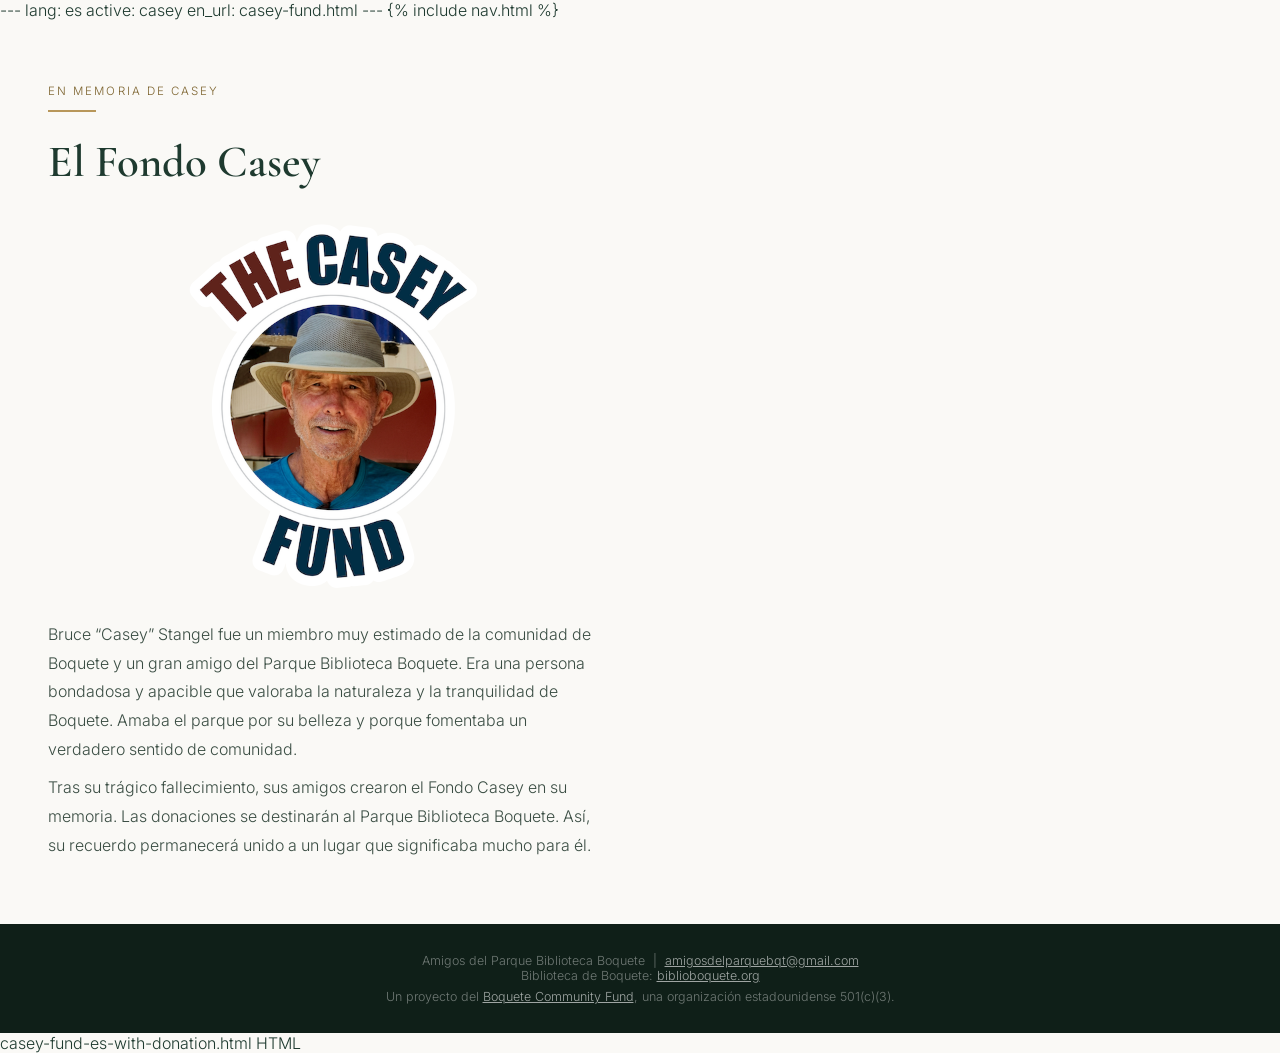
<file: casey-fund-es.html>
---
lang: es
active: casey
en_url: casey-fund.html
---
<!DOCTYPE html>
<html lang="es">
<head>
  <meta charset="UTF-8" />
  <meta name="viewport" content="width=device-width, initial-scale=1.0" />
  <title>El Fondo Casey | Amigos del Parque Biblioteca Boquete</title>
  <meta name="description" content="El Fondo Casey, creado en memoria de Bruce 'Casey' Stangel, está destinado al Parque Biblioteca Boquete." />
  <link href="https://fonts.googleapis.com/css2?family=Cormorant+Garamond:wght@400;600;700&family=Inter:wght@300;400;500&display=swap" rel="stylesheet" />
  <link rel="stylesheet" href="styles.css" />
</head>
<body>

  {% include nav.html %}

  <!-- EL FONDO CASEY -->
  <section id="casey" class="mission-split">
    <div class="mission-text">
      <div class="section-label">En memoria de Casey</div>
      <div class="divider"></div>
      <h2>El Fondo Casey</h2>
      <img src="images/casey_fund_logo_final_sml.png" alt="Logotipo del Fondo Casey, con una fotografía de Bruce 'Casey' Stangel usando un sombrero para el sol" style="max-width: 400px; width: 100%; display: block; margin: 1.5rem auto;" />
      <p>Bruce &ldquo;Casey&rdquo; Stangel fue un miembro muy estimado de la comunidad de Boquete y un gran amigo del Parque Biblioteca Boquete. Era una persona bondadosa y apacible que valoraba la naturaleza y la tranquilidad de Boquete. Amaba el parque por su belleza y porque fomentaba un verdadero sentido de comunidad.</p>
      <p>Tras su trágico fallecimiento, sus amigos crearon el Fondo Casey en su memoria. Las donaciones se destinarán al Parque Biblioteca Boquete. Así, su recuerdo permanecerá unido a un lugar que significaba mucho para él.</p>

      <!-- FORMULARIO DE DONACIÓN -->
      <script src="https://s3-us-west-2.amazonaws.com/bloomerang-public-cdn/boquetecommunityfund/.widget-js/3634176.js" type="text/javascript"></script>
    </div>
  </section>

  <!-- PIE DE PÁGINA -->
  <footer>
    Amigos del Parque Biblioteca Boquete &nbsp;|&nbsp; <a href="mailto:amigosdelparquebqt@gmail.com">amigosdelparquebqt@gmail.com</a><br>
    Biblioteca de Boquete: <a href="https://www.biblioboquete.org/" target="_blank" rel="noopener noreferrer">biblioboquete.org</a>
    <div class="sponsor-line">Un proyecto del <a href="https://boquetecommunityfund.github.io" target="_blank" rel="noopener noreferrer">Boquete Community Fund</a>, una organización estadounidense 501(c)(3).</div>
  </footer>

  <script src="nav-scroll.js"></script>
</body>
</html>
casey-fund-es-with-donation.html
HTML
</file>
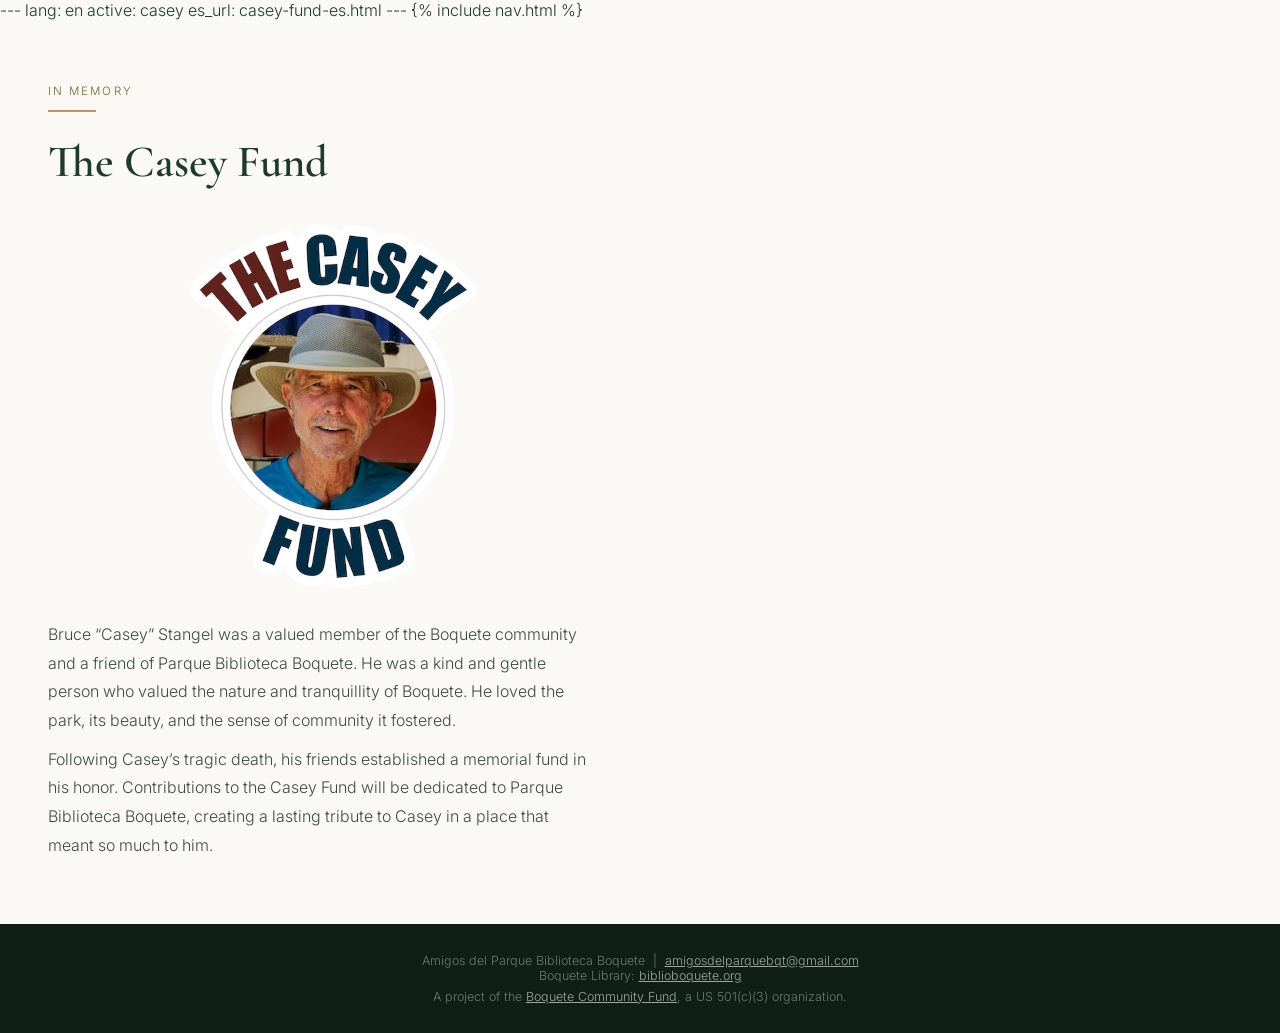
<file: casey-fund.html>
---
lang: en
active: casey
es_url: casey-fund-es.html
---
<!DOCTYPE html>
<html lang="en">
<head>
  <meta charset="UTF-8" />
  <meta name="viewport" content="width=device-width, initial-scale=1.0" />
  <title>The Casey Fund | Amigos del Parque Biblioteca Boquete</title>
  <meta name="description" content="The Casey Fund, a memorial fund in honor of Bruce 'Casey' Stangel, dedicated to Parque Biblioteca Boquete." />
  <link href="https://fonts.googleapis.com/css2?family=Cormorant+Garamond:wght@400;600;700&family=Inter:wght@300;400;500&display=swap" rel="stylesheet" />
  <link rel="stylesheet" href="styles.css" />
</head>
<body>

  {% include nav.html %}

  <!-- THE CASEY FUND -->
  <section id="casey" class="mission-split">
    <div class="mission-text">
      <div class="section-label">In Memory</div>
      <div class="divider"></div>
      <h2>The Casey Fund</h2>
      <img src="images/casey_fund_logo_final_sml.png" alt="The Casey Fund logo, with a photo of Bruce 'Casey' Stangel wearing a sun hat" style="max-width: 400px; width: 100%; display: block; margin: 1.5rem auto;" />
      <p>Bruce &ldquo;Casey&rdquo; Stangel was a valued member of the Boquete community and a friend of Parque Biblioteca Boquete. He was a kind and gentle person who valued the nature and tranquillity of Boquete. He loved the park, its beauty, and the sense of community it fostered.</p>
      <p>Following Casey&rsquo;s tragic death, his friends established a memorial fund in his honor. Contributions to the Casey Fund will be dedicated to Parque Biblioteca Boquete, creating a lasting tribute to Casey in a place that meant so much to him.</p>

      <script src="https://s3-us-west-2.amazonaws.com/bloomerang-public-cdn/boquetecommunityfund/.widget-js/3634176.js" type="text/javascript"></script>
    </div>
  </section>

  <!-- FOOTER -->
  <footer>
    Amigos del Parque Biblioteca Boquete &nbsp;|&nbsp; <a href="mailto:amigosdelparquebqt@gmail.com">amigosdelparquebqt@gmail.com</a><br>
    Boquete Library: <a href="https://www.biblioboquete.org/" target="_blank" rel="noopener noreferrer">biblioboquete.org</a>
    <div class="sponsor-line">A project of the <a href="https://boquetecommunityfund.github.io" target="_blank" rel="noopener noreferrer">Boquete Community Fund</a>, a US 501(c)(3) organization.</div>
  </footer>

  <script src="nav-scroll.js"></script>
</body>
</html>
</file>
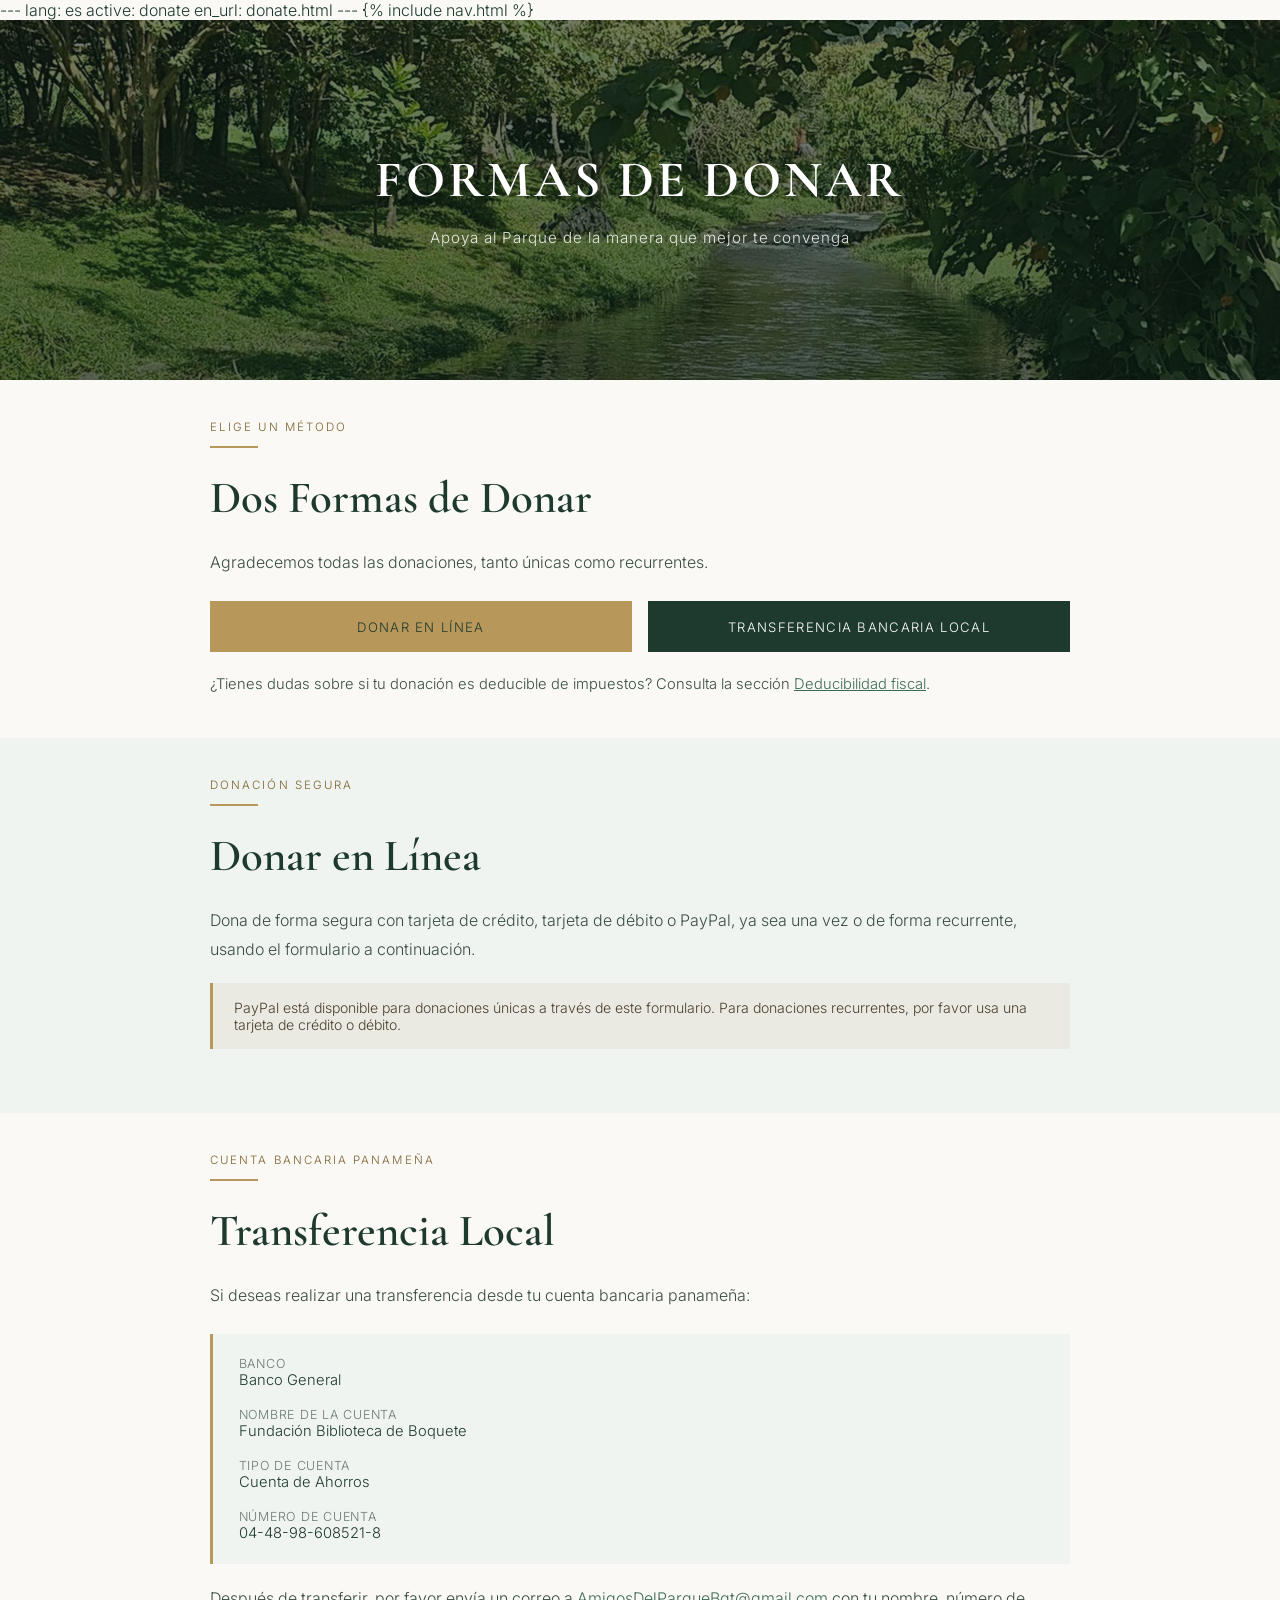
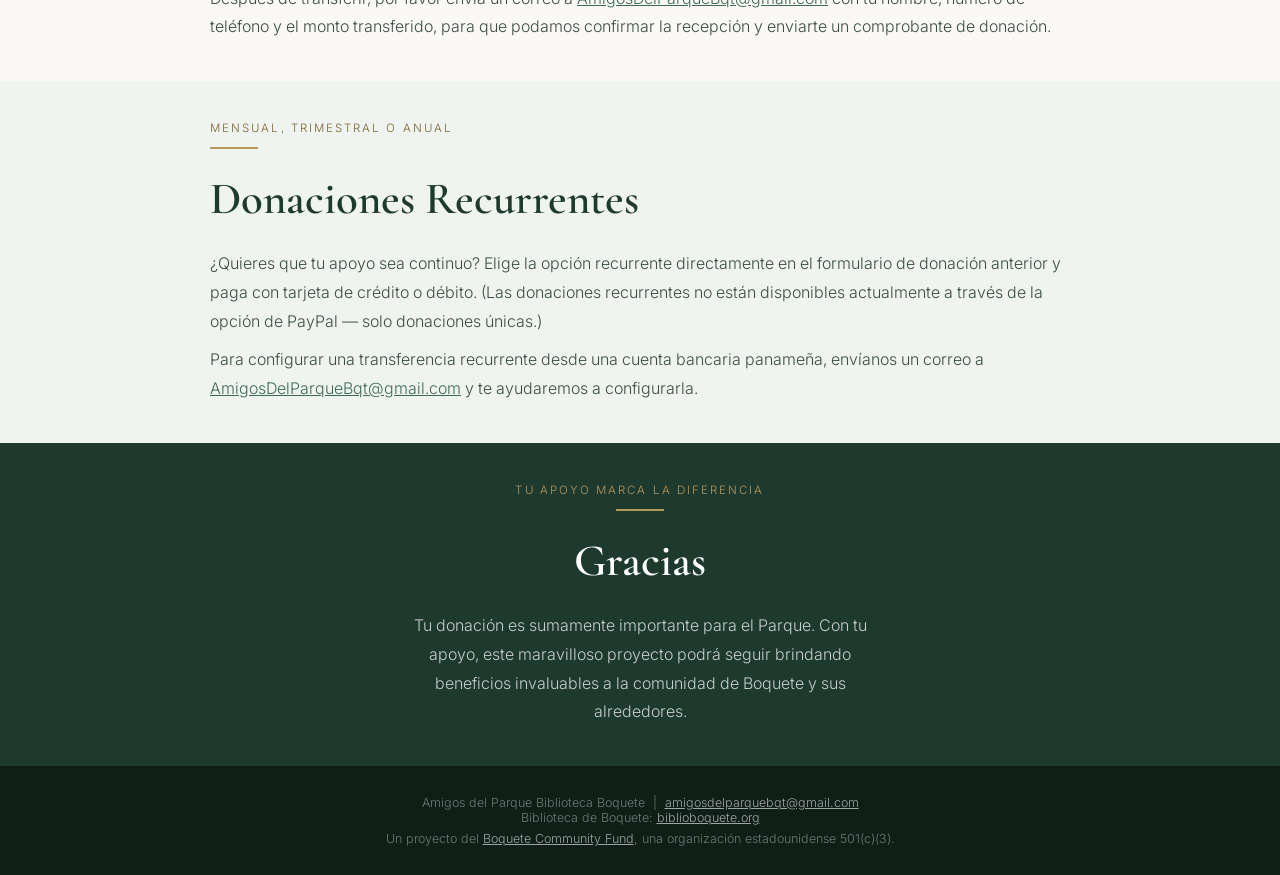
<file: donate-es.html>
---
lang: es
active: donate
en_url: donate.html
---
<!DOCTYPE html>
<html lang="es">
<head>
  <meta charset="UTF-8" />
  <meta name="viewport" content="width=device-width, initial-scale=1.0" />
  <title>Donar | Amigos del Parque Biblioteca Boquete</title>
  <meta name="description" content="Apoye al Parque Biblioteca Boquete con una donación única o recurrente vía PayPal o transferencia bancaria panameña. Deducible de impuestos en EE. UU. y Panamá." />
  <link href="https://fonts.googleapis.com/css2?family=Cormorant+Garamond:wght@400;600;700&family=Inter:wght@300;400;500&display=swap" rel="stylesheet" />
  <link rel="stylesheet" href="styles.css" />
  <script src="https://cdnjs.cloudflare.com/ajax/libs/jquery/3.7.1/jquery.min.js"></script>
</head>
<body>

  {% include nav.html %}

  <!-- PAGE HEADER -->
  <section class="page-header">
    <div class="page-header-content">
      <h1>Formas de Donar</h1>
      <p>Apoya al Parque de la manera que mejor te convenga</p>
    </div>
  </section>

  <!-- MÉTODOS -->
  <section>
    <div class="container">
      <div class="section-label">Elige un Método</div>
      <div class="divider"></div>
      <h2>Dos Formas de Donar</h2>
      <p>Agradecemos todas las donaciones, tanto únicas como recurrentes.</p>
      <div class="method-row">
        <a href="#giving" class="method-btn gold">Donar en Línea</a>
        <a href="#transfer" class="method-btn">Transferencia Bancaria Local</a>
      </div>
      <p style="margin-top:1.2rem; font-size:0.92rem;">¿Tienes dudas sobre si tu donación es deducible de impuestos? Consulta la sección <a href="howtohelp-es.html#tax">Deducibilidad fiscal</a>.</p>
    </div>
  </section>

  <!-- DONAR EN LÍNEA -->
  <section id="giving" class="section-alt">
    <div class="container">
      <div class="section-label">Donación Segura</div>
      <div class="divider"></div>
      <h2>Donar en Línea</h2>
      <p>Dona de forma segura con tarjeta de crédito, tarjeta de débito o PayPal, ya sea una vez o de forma recurrente, usando el formulario a continuación.</p>
      <div class="note-box">
        PayPal está disponible para donaciones únicas a través de este formulario. Para donaciones recurrentes, por favor usa una tarjeta de crédito o débito.
      </div>
      <div style="margin-top:1.5rem">
        <script src="https://s3-us-west-2.amazonaws.com/bloomerang-public-cdn/boquetecommunityfund/.widget-js/137216.js" type="text/javascript"></script>
      </div>
    </div>
  </section>

  <!-- TRANSFERENCIA LOCAL -->
  <section id="transfer">
    <div class="container">
      <div class="section-label">Cuenta Bancaria Panameña</div>
      <div class="divider"></div>
      <h2>Transferencia Local</h2>
      <p>Si deseas realizar una transferencia desde tu cuenta bancaria panameña:</p>
      <div class="bank-box">
        <div class="label">Banco</div>
        Banco General<br><br>
        <div class="label">Nombre de la Cuenta</div>
        Fundación Biblioteca de Boquete<br><br>
        <div class="label">Tipo de Cuenta</div>
        Cuenta de Ahorros<br><br>
        <div class="label">Número de Cuenta</div>
        04-48-98-608521-8
      </div>
      <p style="margin-top:1.2rem">Después de transferir, por favor envía un correo a <a href="mailto:AmigosDelParqueBqt@gmail.com">AmigosDelParqueBqt@gmail.com</a> con tu nombre, número de teléfono y el monto transferido, para que podamos confirmar la recepción y enviarte un comprobante de donación.</p>
    </div>
  </section>

  <!-- DONACIÓN RECURRENTE -->
  <section class="section-alt">
    <div class="container">
      <div class="section-label">Mensual, Trimestral o Anual</div>
      <div class="divider"></div>
      <h2>Donaciones Recurrentes</h2>
      <p>¿Quieres que tu apoyo sea continuo? Elige la opción recurrente directamente en el formulario de donación anterior y paga con tarjeta de crédito o débito. (Las donaciones recurrentes no están disponibles actualmente a través de la opción de PayPal — solo donaciones únicas.)</p>
      <p>Para configurar una transferencia recurrente desde una cuenta bancaria panameña, envíanos un correo a <a href="mailto:AmigosDelParqueBqt@gmail.com">AmigosDelParqueBqt@gmail.com</a> y te ayudaremos a configurarla.</p>
    </div>
  </section>

  <!-- CTA -->
  <section class="cta-band">
    <div class="cta-inner">
      <div class="section-label" style="color:var(--gold)">Tu Apoyo Marca la Diferencia</div>
      <div class="divider" style="margin:0.75rem auto 1.5rem"></div>
      <h2>Gracias</h2>
      <p style="margin-top:1rem">Tu donación es sumamente importante para el Parque. Con tu apoyo, este maravilloso proyecto podrá seguir brindando beneficios invaluables a la comunidad de Boquete y sus alrededores.</p>
    </div>
  </section>

  <!-- FOOTER -->
  <footer>
    Amigos del Parque Biblioteca Boquete &nbsp;|&nbsp; <a href="mailto:amigosdelparquebqt@gmail.com">amigosdelparquebqt@gmail.com</a><br>
    Biblioteca de Boquete: <a href="https://www.biblioboquete.org/" target="_blank" rel="noopener noreferrer">biblioboquete.org</a>
    <div class="sponsor-line">Un proyecto del <a href="https://boquetecommunityfund.github.io" target="_blank" rel="noopener noreferrer">Boquete Community Fund</a>, una organización estadounidense 501(c)(3).</div>
  </footer>

  <script src="nav-scroll.js"></script>
</body>
</html>
</file>
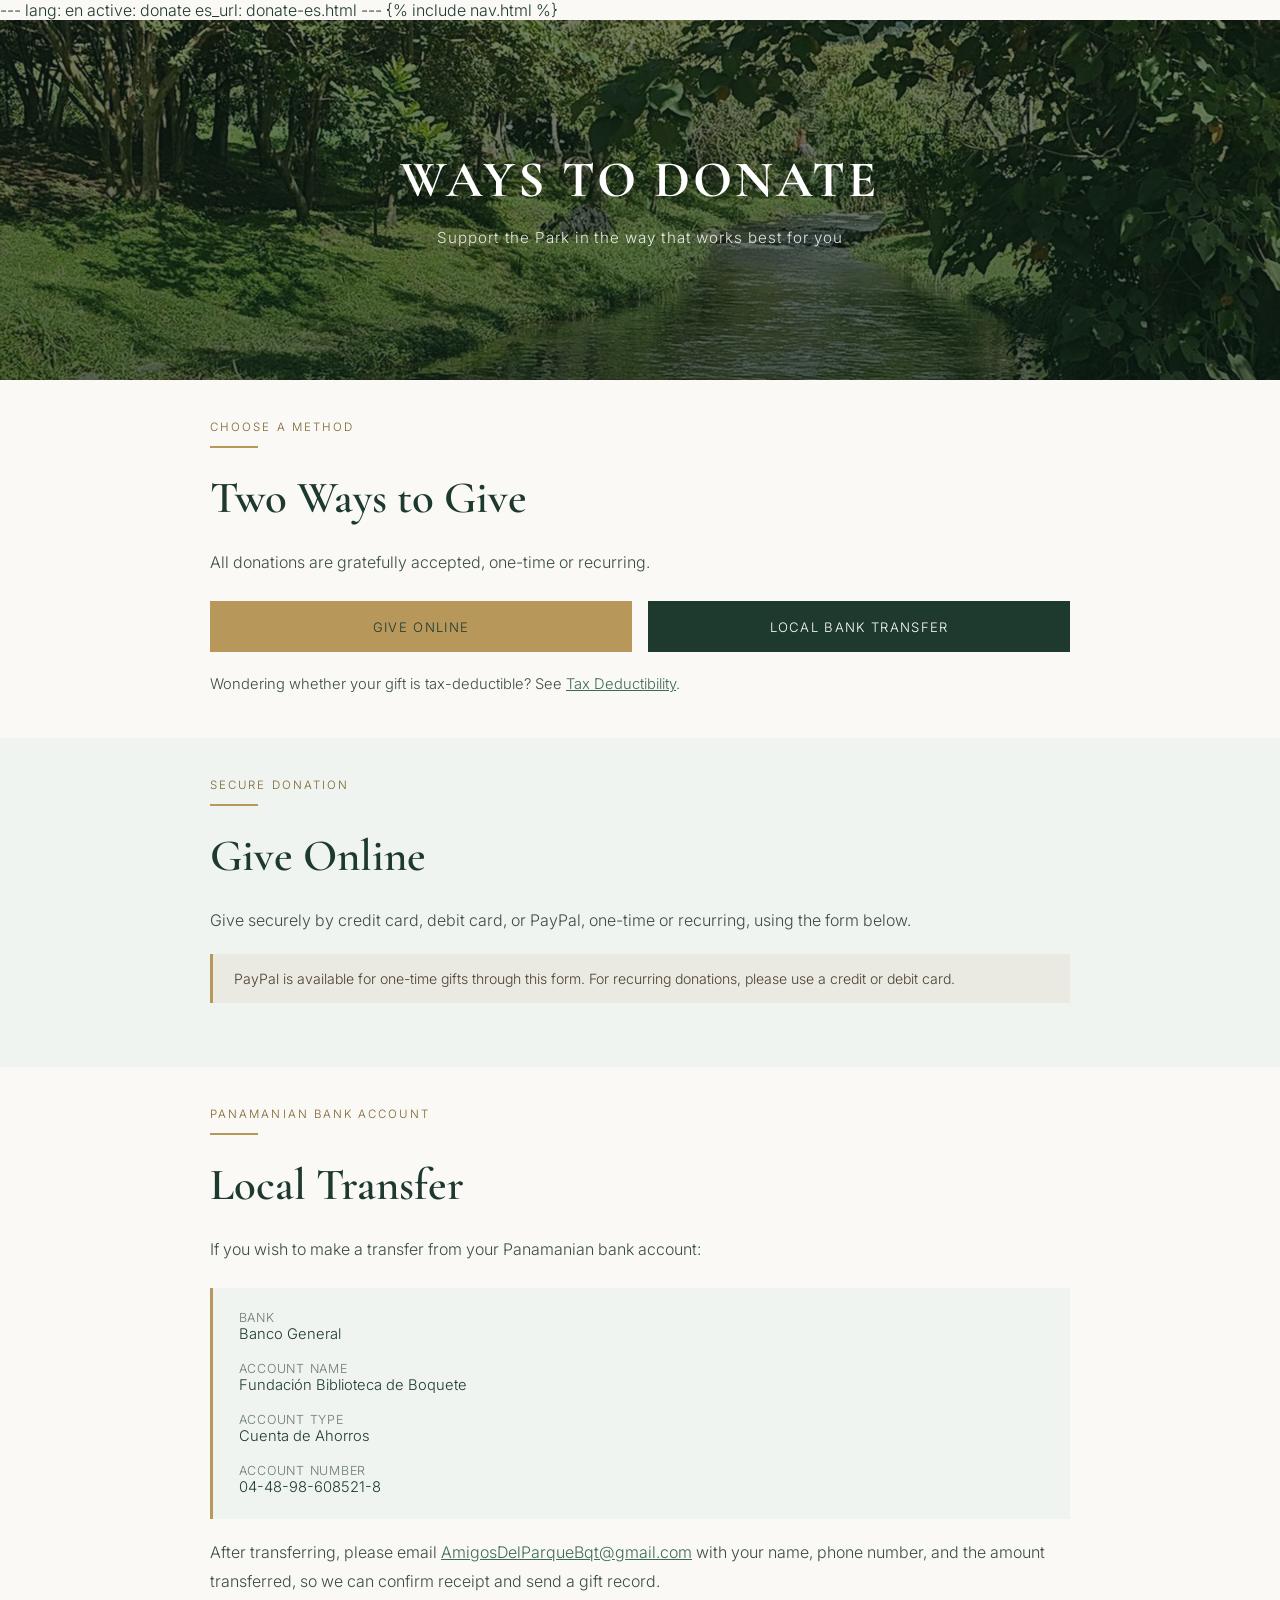
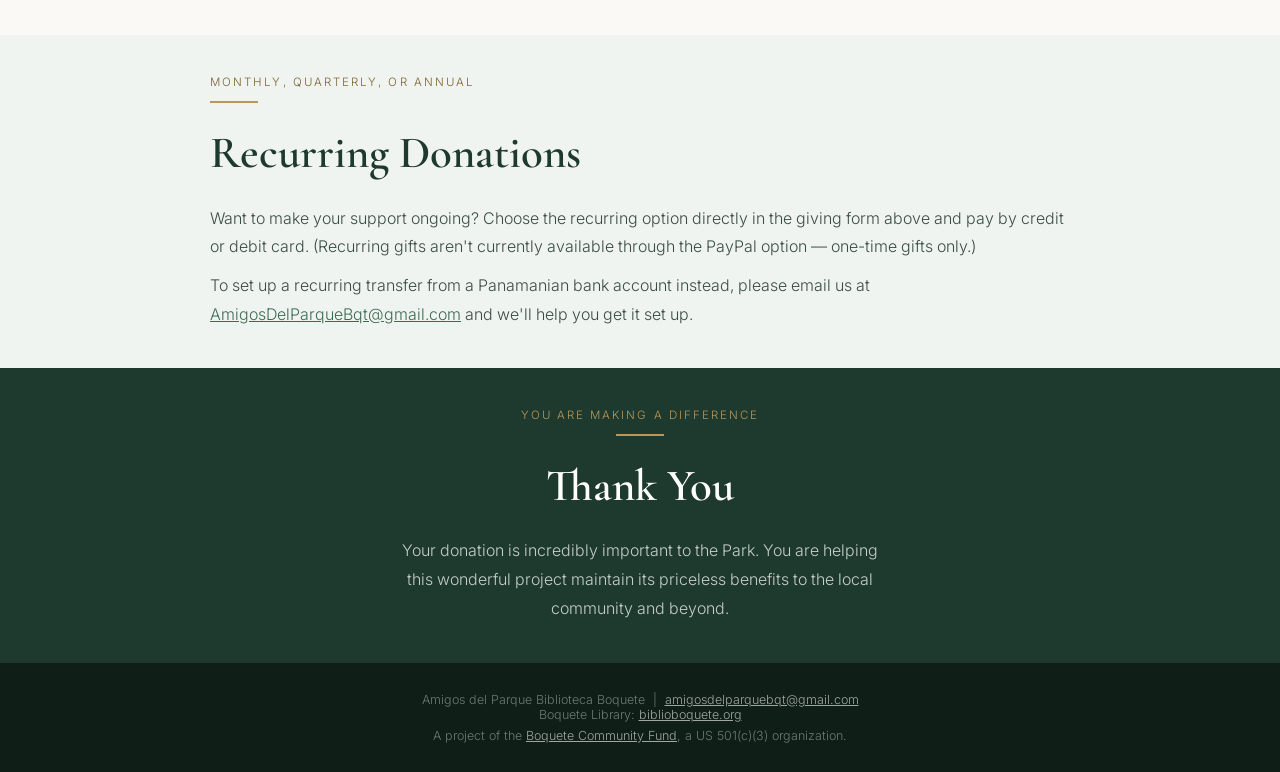
<file: donate.html>
---
lang: en
active: donate
es_url: donate-es.html
---
<!DOCTYPE html>
<html lang="en">
<head>
  <meta charset="UTF-8" />
  <meta name="viewport" content="width=device-width, initial-scale=1.0" />
  <title>Donate | Amigos del Parque Biblioteca Boquete</title>
  <meta name="description" content="Support the Parque Biblioteca Boquete with a one-time or recurring donation via PayPal or Panamanian bank transfer. Tax-deductible in the US and Panama." />
  <link href="https://fonts.googleapis.com/css2?family=Cormorant+Garamond:wght@400;600;700&family=Inter:wght@300;400;500&display=swap" rel="stylesheet" />
  <link rel="stylesheet" href="styles.css" />
  <script src="https://cdnjs.cloudflare.com/ajax/libs/jquery/3.7.1/jquery.min.js"></script>
</head>
<body>

  {% include nav.html %}

  <!-- PAGE HEADER -->
  <section class="page-header">
    <div class="page-header-content">
      <h1>Ways to Donate</h1>
      <p>Support the Park in the way that works best for you</p>
    </div>
  </section>

  <!-- METHODS -->
  <section>
    <div class="container">
      <div class="section-label">Choose a Method</div>
      <div class="divider"></div>
      <h2>Two Ways to Give</h2>
      <p>All donations are gratefully accepted, one-time or recurring.</p>
      <div class="method-row">
        <a href="#giving" class="method-btn gold">Give Online</a>
        <a href="#transfer" class="method-btn">Local Bank Transfer</a>
      </div>
      <p style="margin-top:1.2rem; font-size:0.92rem;">Wondering whether your gift is tax-deductible? See <a href="howtohelp.html#tax">Tax Deductibility</a>.</p>
    </div>
  </section>

  <!-- GIVE ONLINE -->
  <section id="giving" class="section-alt">
    <div class="container">
      <div class="section-label">Secure Donation</div>
      <div class="divider"></div>
      <h2>Give Online</h2>
      <p>Give securely by credit card, debit card, or PayPal, one-time or recurring, using the form below.</p>
      <div class="note-box">
        PayPal is available for one-time gifts through this form. For recurring donations, please use a credit or debit card.
      </div>
      <div style="margin-top:1.5rem">
        <script src="https://s3-us-west-2.amazonaws.com/bloomerang-public-cdn/boquetecommunityfund/.widget-js/137216.js" type="text/javascript"></script>
      </div>
    </div>
  </section>

  <!-- LOCAL TRANSFER -->
  <section id="transfer">
    <div class="container">
      <div class="section-label">Panamanian Bank Account</div>
      <div class="divider"></div>
      <h2>Local Transfer</h2>
      <p>If you wish to make a transfer from your Panamanian bank account:</p>
      <div class="bank-box">
        <div class="label">Bank</div>
        Banco General<br><br>
        <div class="label">Account Name</div>
        Fundación Biblioteca de Boquete<br><br>
        <div class="label">Account Type</div>
        Cuenta de Ahorros<br><br>
        <div class="label">Account Number</div>
        04-48-98-608521-8
      </div>
      <p style="margin-top:1.2rem">After transferring, please email <a href="mailto:AmigosDelParqueBqt@gmail.com">AmigosDelParqueBqt@gmail.com</a> with your name, phone number, and the amount transferred, so we can confirm receipt and send a gift record.</p>
    </div>
  </section>

  <!-- RECURRING NOTE -->
  <section class="section-alt">
    <div class="container">
      <div class="section-label">Monthly, Quarterly, or Annual</div>
      <div class="divider"></div>
      <h2>Recurring Donations</h2>
      <p>Want to make your support ongoing? Choose the recurring option directly in the giving form above and pay by credit or debit card. (Recurring gifts aren't currently available through the PayPal option — one-time gifts only.)</p>
      <p>To set up a recurring transfer from a Panamanian bank account instead, please email us at <a href="mailto:AmigosDelParqueBqt@gmail.com">AmigosDelParqueBqt@gmail.com</a> and we'll help you get it set up.</p>
    </div>
  </section>

  <!-- CTA -->
  <section class="cta-band">
    <div class="cta-inner">
      <div class="section-label" style="color:var(--gold)">You Are Making a Difference</div>
      <div class="divider" style="margin:0.75rem auto 1.5rem"></div>
      <h2>Thank You</h2>
      <p style="margin-top:1rem">Your donation is incredibly important to the Park. You are helping this wonderful project maintain its priceless benefits to the local community and beyond.</p>
    </div>
  </section>

  <!-- FOOTER -->
  <footer>
    Amigos del Parque Biblioteca Boquete &nbsp;|&nbsp; <a href="mailto:amigosdelparquebqt@gmail.com">amigosdelparquebqt@gmail.com</a><br>
    Boquete Library: <a href="https://www.biblioboquete.org/" target="_blank" rel="noopener noreferrer">biblioboquete.org</a>
    <div class="sponsor-line">A project of the <a href="https://boquetecommunityfund.github.io" target="_blank" rel="noopener noreferrer">Boquete Community Fund</a>, a US 501(c)(3) organization.</div>
  </footer>

  <script src="nav-scroll.js"></script>
</body>
</html>
</file>
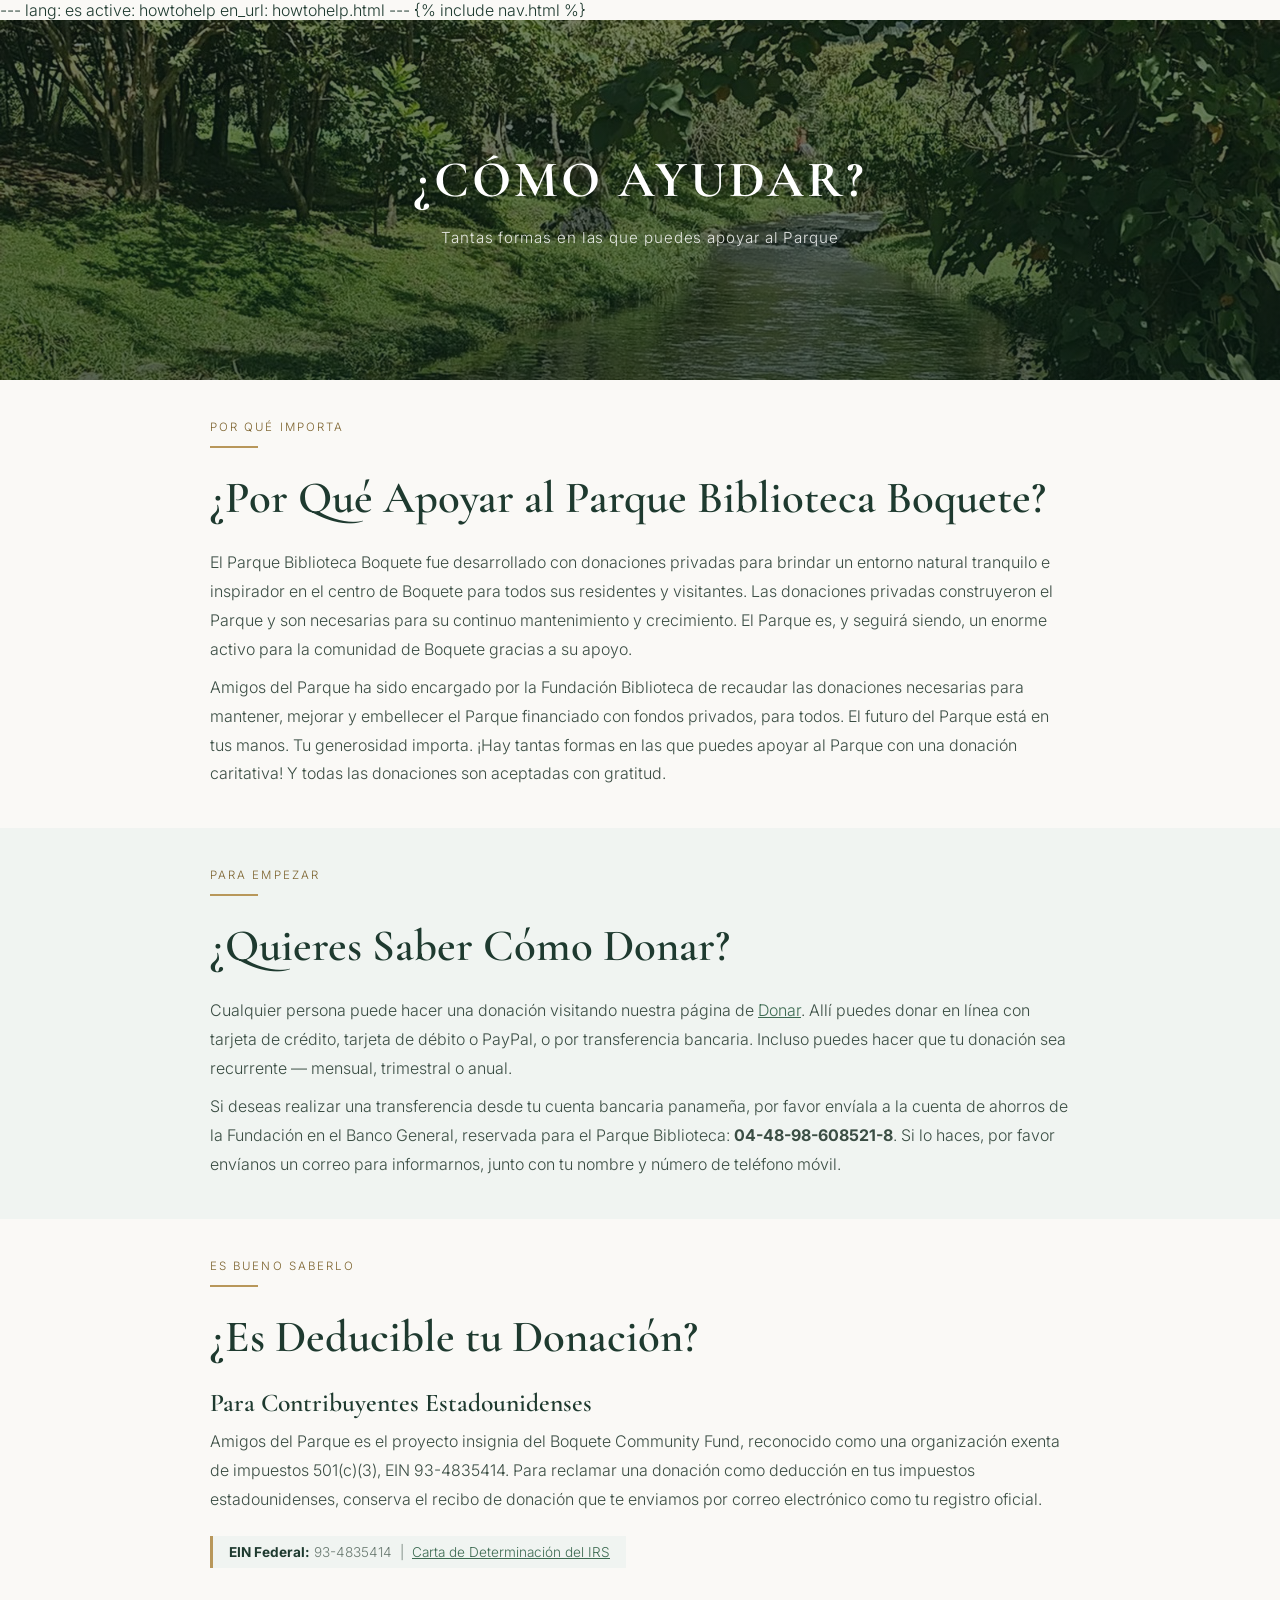
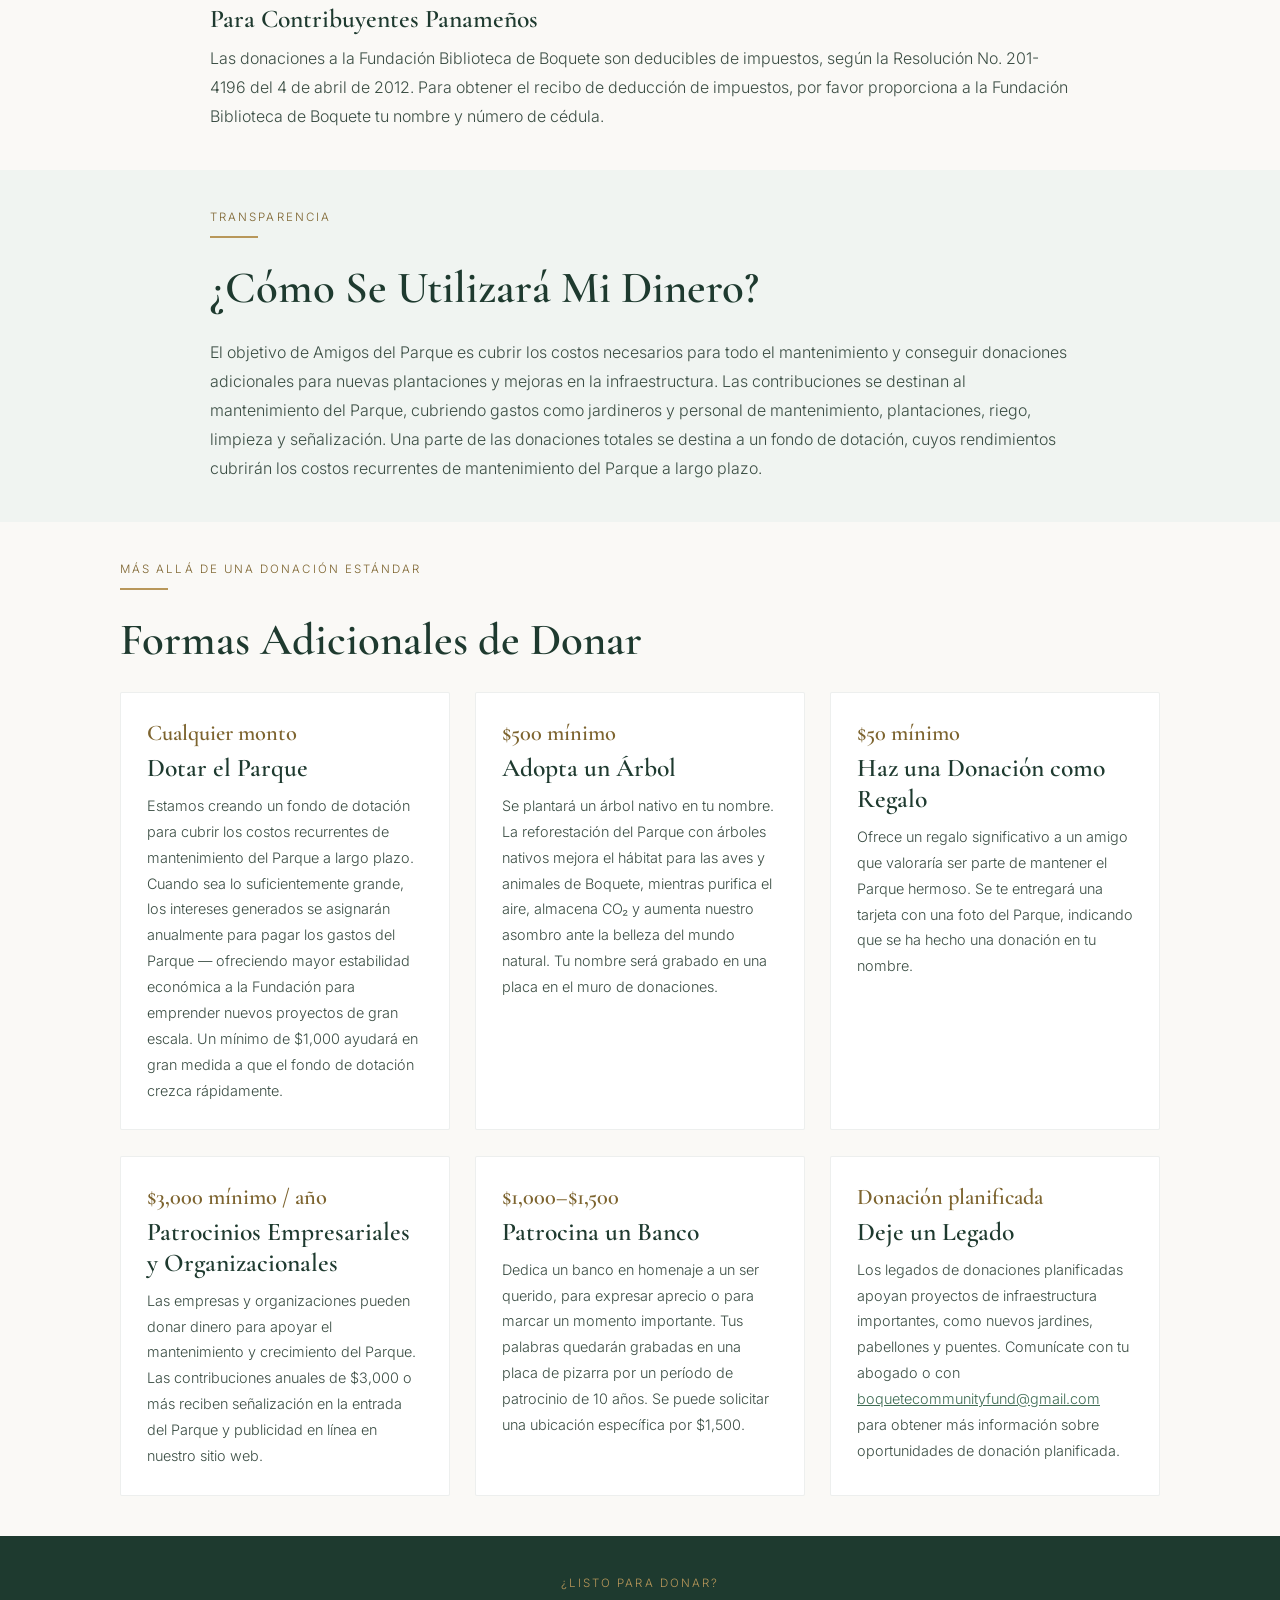
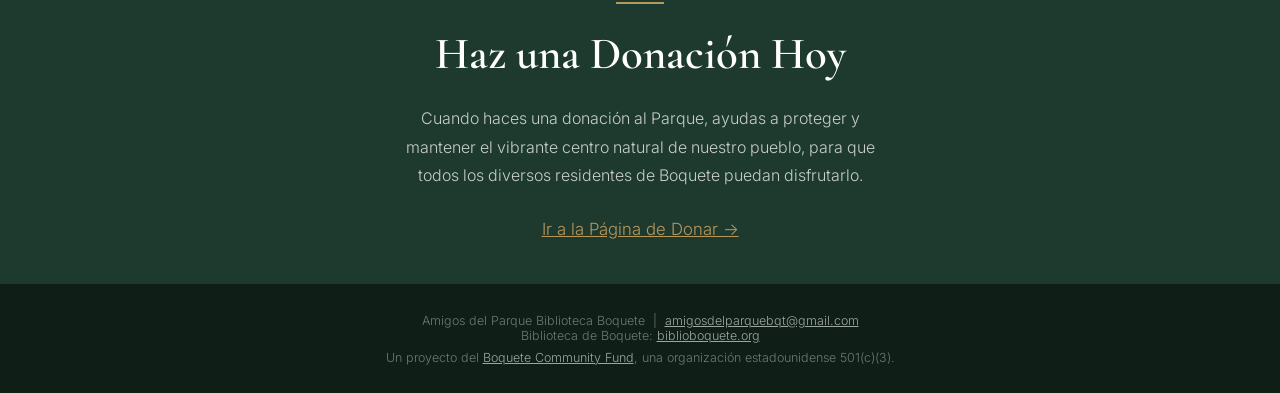
<file: howtohelp-es.html>
---
lang: es
active: howtohelp
en_url: howtohelp.html
---
<!DOCTYPE html>
<html lang="es">
<head>
  <meta charset="UTF-8" />
  <meta name="viewport" content="width=device-width, initial-scale=1.0" />
  <title>Cómo Ayudar | Amigos del Parque Biblioteca Boquete</title>
  <meta name="description" content="Formas de apoyar al Parque Biblioteca Boquete: donaciones únicas, donaciones recurrentes, adoptar un árbol, patrocinar un banco, patrocinios empresariales y donaciones planificadas." />
  <link href="https://fonts.googleapis.com/css2?family=Cormorant+Garamond:wght@400;600;700&family=Inter:wght@300;400;500&display=swap" rel="stylesheet" />
  <link rel="stylesheet" href="styles.css" />
</head>
<body>

  {% include nav.html %}

  <!-- PAGE HEADER -->
  <section class="page-header">
    <div class="page-header-content">
      <h1>¿Cómo Ayudar?</h1>
      <p>Tantas formas en las que puedes apoyar al Parque</p>
    </div>
  </section>

  <!-- POR QUÉ APOYAR -->
  <section>
    <div class="container">
      <div class="section-label">Por Qué Importa</div>
      <div class="divider"></div>
      <h2>¿Por Qué Apoyar al Parque Biblioteca Boquete?</h2>
      <p>El Parque Biblioteca Boquete fue desarrollado con donaciones privadas para brindar un entorno natural tranquilo e inspirador en el centro de Boquete para todos sus residentes y visitantes. Las donaciones privadas construyeron el Parque y son necesarias para su continuo mantenimiento y crecimiento. El Parque es, y seguirá siendo, un enorme activo para la comunidad de Boquete gracias a su apoyo.</p>
      <p>Amigos del Parque ha sido encargado por la Fundación Biblioteca de recaudar las donaciones necesarias para mantener, mejorar y embellecer el Parque financiado con fondos privados, para todos. El futuro del Parque está en tus manos. Tu generosidad importa. ¡Hay tantas formas en las que puedes apoyar al Parque con una donación caritativa! Y todas las donaciones son aceptadas con gratitud.</p>
    </div>
  </section>

  <!-- CÓMO DONAR -->
  <section class="section-alt">
    <div class="container">
      <div class="section-label">Para Empezar</div>
      <div class="divider"></div>
      <h2>¿Quieres Saber Cómo Donar?</h2>
      <p>Cualquier persona puede hacer una donación visitando nuestra página de <a href="donate-es.html">Donar</a>. Allí puedes donar en línea con tarjeta de crédito, tarjeta de débito o PayPal, o por transferencia bancaria. Incluso puedes hacer que tu donación sea recurrente — mensual, trimestral o anual.</p>
      <p>Si deseas realizar una transferencia desde tu cuenta bancaria panameña, por favor envíala a la cuenta de ahorros de la Fundación en el Banco General, reservada para el Parque Biblioteca: <strong>04-48-98-608521-8</strong>. Si lo haces, por favor envíanos un correo para informarnos, junto con tu nombre y número de teléfono móvil.</p>
    </div>
  </section>

  <!-- DEDUCIBILIDAD FISCAL -->
  <section id="tax">
    <div class="container">
      <div class="section-label">Es Bueno Saberlo</div>
      <div class="divider"></div>
      <h2>¿Es Deducible tu Donación?</h2>

      <h3 style="margin-top:1rem">Para Contribuyentes Estadounidenses</h3>
      <p>Amigos del Parque es el proyecto insignia del Boquete Community Fund, reconocido como una organización exenta de impuestos 501(c)(3), EIN 93-4835414. Para reclamar una donación como deducción en tus impuestos estadounidenses, conserva el recibo de donación que te enviamos por correo electrónico como tu registro oficial.</p>
      <div class="ein-badge">
        <strong>EIN Federal:</strong> 93-4835414 &nbsp;|&nbsp;
        <a href="docs/irs-determination-letter.pdf" target="_blank" rel="noopener noreferrer">Carta de Determinación del IRS</a>
      </div>

      <h3 style="margin-top:2.2rem">Para Contribuyentes Panameños</h3>
      <p>Las donaciones a la Fundación Biblioteca de Boquete son deducibles de impuestos, según la Resolución No. 201-4196 del 4 de abril de 2012. Para obtener el recibo de deducción de impuestos, por favor proporciona a la Fundación Biblioteca de Boquete tu nombre y número de cédula.</p>
    </div>
  </section>

  <!-- CÓMO SE USA EL DINERO -->
  <section class="section-alt">
    <div class="container">
      <div class="section-label">Transparencia</div>
      <div class="divider"></div>
      <h2>¿Cómo Se Utilizará Mi Dinero?</h2>
      <p>El objetivo de Amigos del Parque es cubrir los costos necesarios para todo el mantenimiento y conseguir donaciones adicionales para nuevas plantaciones y mejoras en la infraestructura. Las contribuciones se destinan al mantenimiento del Parque, cubriendo gastos como jardineros y personal de mantenimiento, plantaciones, riego, limpieza y señalización. Una parte de las donaciones totales se destina a un fondo de dotación, cuyos rendimientos cubrirán los costos recurrentes de mantenimiento del Parque a largo plazo.</p>
    </div>
  </section>

  <!-- FORMAS ADICIONALES -->
  <section>
    <div class="container wide">
      <div class="section-label">Más Allá de una Donación Estándar</div>
      <div class="divider"></div>
      <h2>Formas Adicionales de Donar</h2>
      <div class="give-grid">
        <div class="give-card">
          <div class="amount">Cualquier monto</div>
          <h3>Dotar el Parque</h3>
          <p>Estamos creando un fondo de dotación para cubrir los costos recurrentes de mantenimiento del Parque a largo plazo. Cuando sea lo suficientemente grande, los intereses generados se asignarán anualmente para pagar los gastos del Parque — ofreciendo mayor estabilidad económica a la Fundación para emprender nuevos proyectos de gran escala. Un mínimo de $1,000 ayudará en gran medida a que el fondo de dotación crezca rápidamente.</p>
        </div>
        <div class="give-card">
          <div class="amount">$500 mínimo</div>
          <h3>Adopta un Árbol</h3>
          <p>Se plantará un árbol nativo en tu nombre. La reforestación del Parque con árboles nativos mejora el hábitat para las aves y animales de Boquete, mientras purifica el aire, almacena CO₂ y aumenta nuestro asombro ante la belleza del mundo natural. Tu nombre será grabado en una placa en el muro de donaciones.</p>
        </div>
        <div class="give-card">
          <div class="amount">$50 mínimo</div>
          <h3>Haz una Donación como Regalo</h3>
          <p>Ofrece un regalo significativo a un amigo que valoraría ser parte de mantener el Parque hermoso. Se te entregará una tarjeta con una foto del Parque, indicando que se ha hecho una donación en tu nombre.</p>
        </div>
        <div class="give-card">
          <div class="amount">$3,000 mínimo / año</div>
          <h3>Patrocinios Empresariales y Organizacionales</h3>
          <p>Las empresas y organizaciones pueden donar dinero para apoyar el mantenimiento y crecimiento del Parque. Las contribuciones anuales de $3,000 o más reciben señalización en la entrada del Parque y publicidad en línea en nuestro sitio web.</p>
        </div>
        <div class="give-card">
          <div class="amount">$1,000–$1,500</div>
          <h3>Patrocina un Banco</h3>
          <p>Dedica un banco en homenaje a un ser querido, para expresar aprecio o para marcar un momento importante. Tus palabras quedarán grabadas en una placa de pizarra por un período de patrocinio de 10 años. Se puede solicitar una ubicación específica por $1,500.</p>
        </div>
        <div class="give-card">
          <div class="amount">Donación planificada</div>
          <h3>Deje un Legado</h3>
          <p>Los legados de donaciones planificadas apoyan proyectos de infraestructura importantes, como nuevos jardines, pabellones y puentes. Comunícate con tu abogado o con <a href="mailto:boquetecommunityfund@gmail.com">boquetecommunityfund@gmail.com</a> para obtener más información sobre oportunidades de donación planificada.</p>
        </div>
      </div>
    </div>
  </section>

  <!-- CTA -->
  <section class="cta-band">
    <div class="cta-inner">
      <div class="section-label" style="color:var(--gold)">¿Listo para Donar?</div>
      <div class="divider" style="margin:0.75rem auto 1.5rem"></div>
      <h2>Haz una Donación Hoy</h2>
      <p style="margin-top:1rem">Cuando haces una donación al Parque, ayudas a proteger y mantener el vibrante centro natural de nuestro pueblo, para que todos los diversos residentes de Boquete puedan disfrutarlo.</p>
      <p style="margin-top:1.5rem">
        <a href="donate-es.html" class="email">Ir a la Página de Donar →</a>
      </p>
    </div>
  </section>

  <!-- FOOTER -->
  <footer>
    Amigos del Parque Biblioteca Boquete &nbsp;|&nbsp; <a href="mailto:amigosdelparquebqt@gmail.com">amigosdelparquebqt@gmail.com</a><br>
    Biblioteca de Boquete: <a href="https://www.biblioboquete.org/" target="_blank" rel="noopener noreferrer">biblioboquete.org</a>
    <div class="sponsor-line">Un proyecto del <a href="https://boquetecommunityfund.github.io" target="_blank" rel="noopener noreferrer">Boquete Community Fund</a>, una organización estadounidense 501(c)(3).</div>
  </footer>

  <script src="nav-scroll.js"></script>
</body>
</html>
</file>
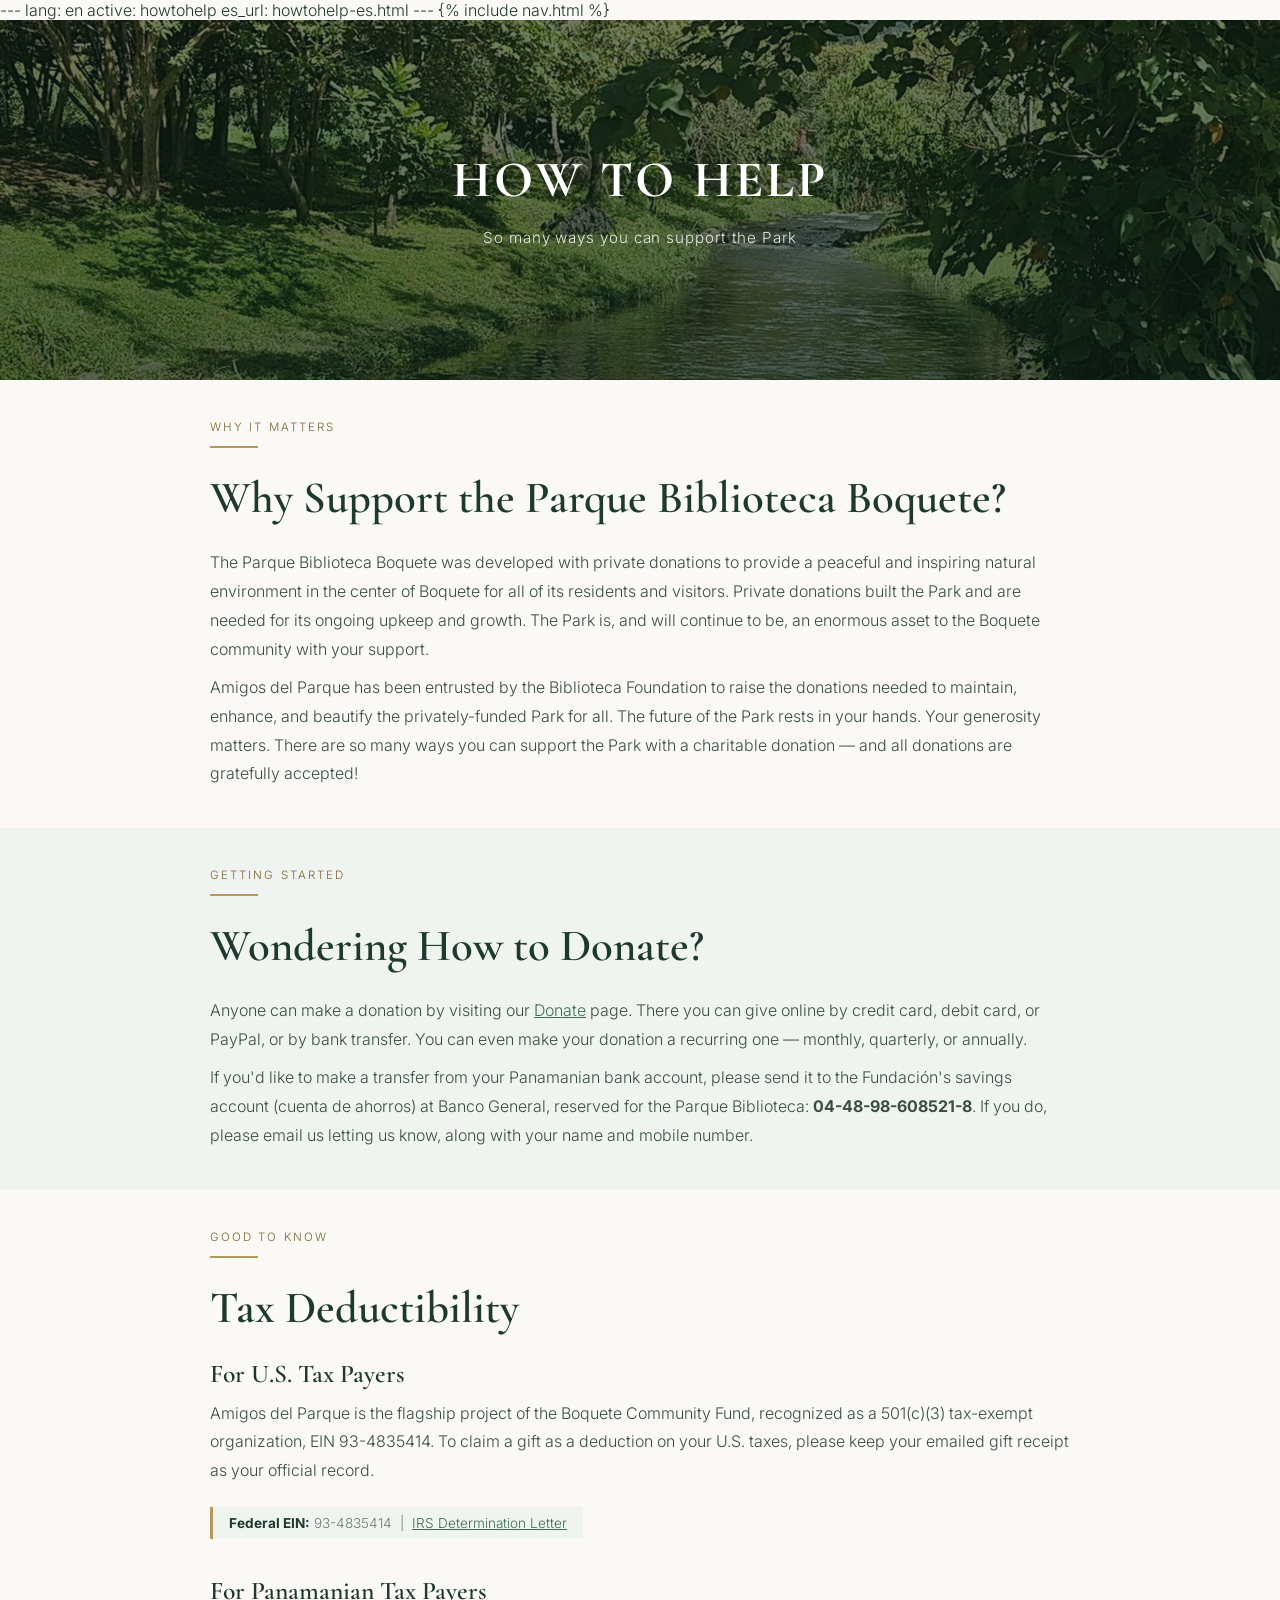
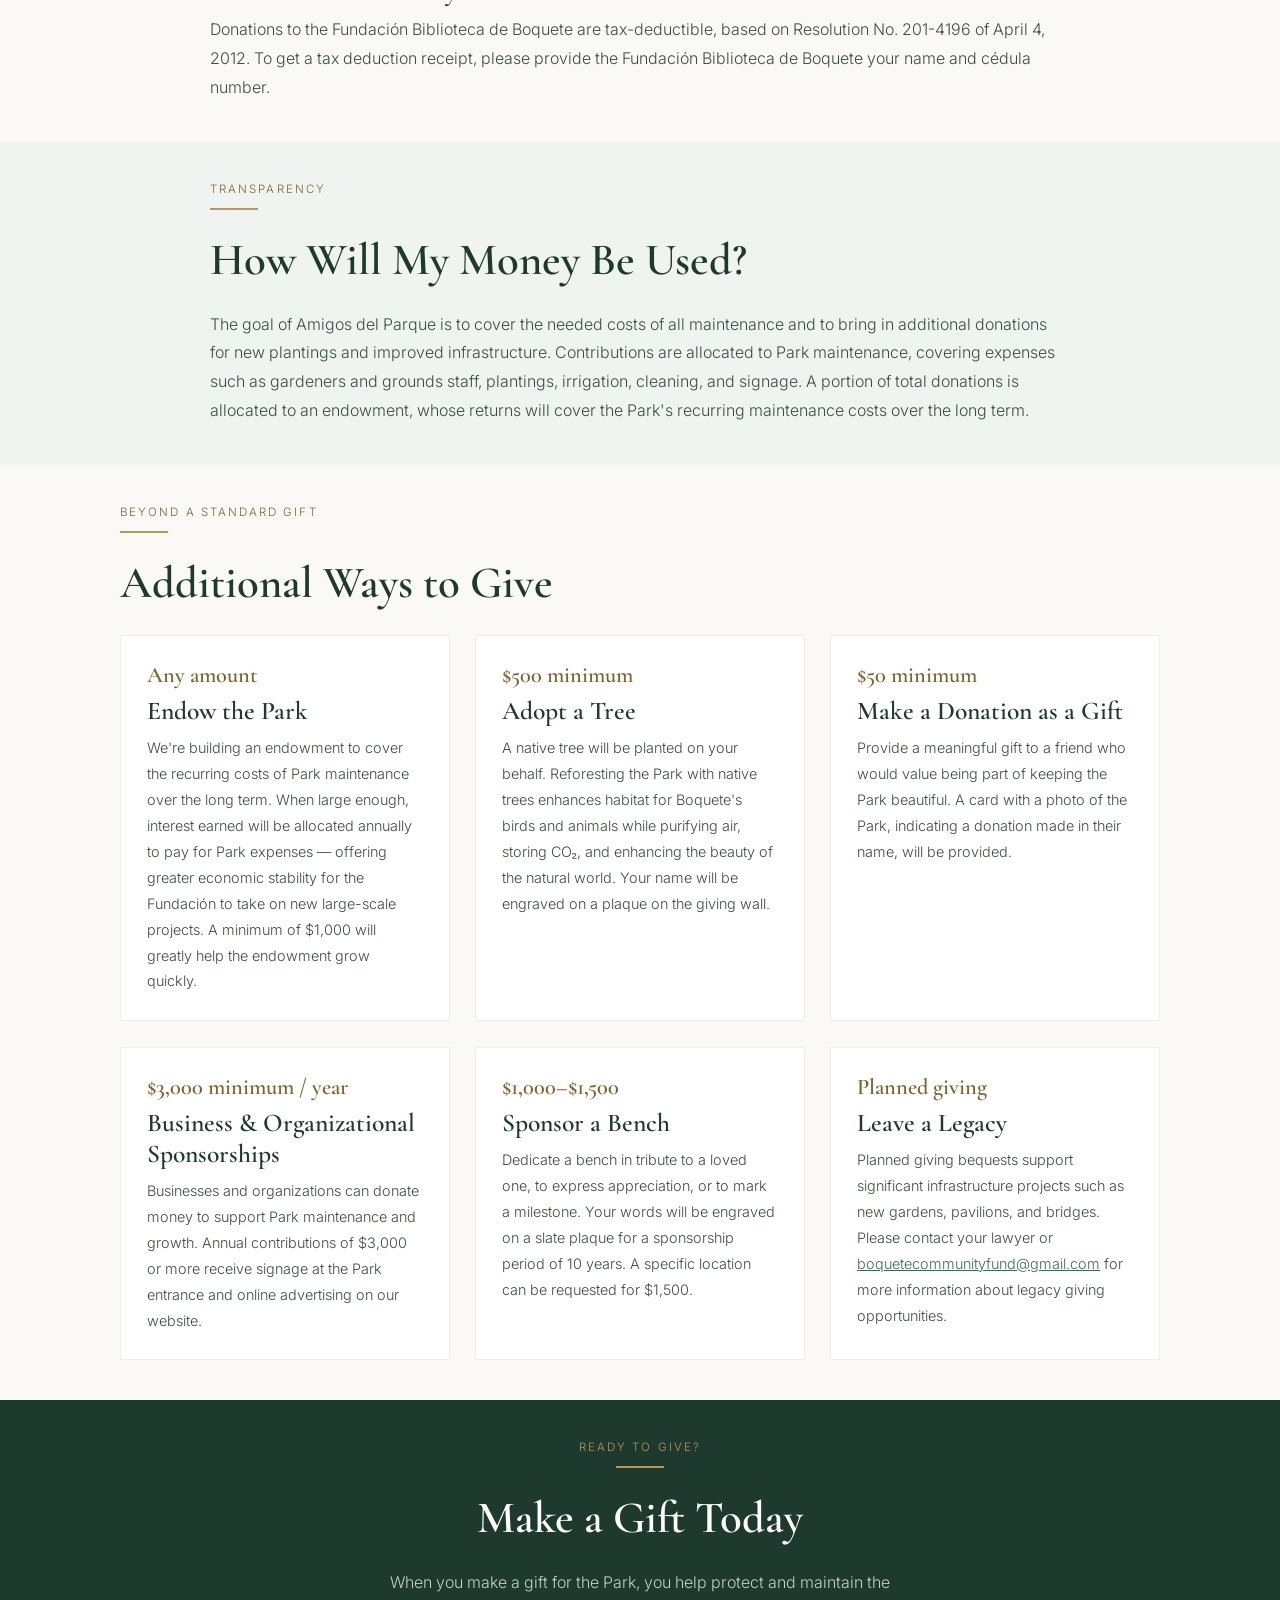
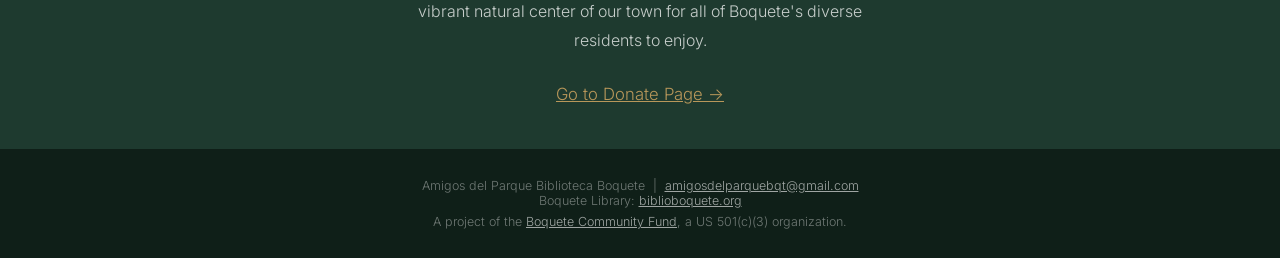
<file: howtohelp.html>
---
lang: en
active: howtohelp
es_url: howtohelp-es.html
---
<!DOCTYPE html>
<html lang="en">
<head>
  <meta charset="UTF-8" />
  <meta name="viewport" content="width=device-width, initial-scale=1.0" />
  <title>How to Help | Amigos del Parque Biblioteca Boquete</title>
  <meta name="description" content="Ways to support the Parque Biblioteca Boquete: one-time gifts, recurring donations, adopting a tree, sponsoring a bench, business sponsorships, and legacy giving." />
  <link href="https://fonts.googleapis.com/css2?family=Cormorant+Garamond:wght@400;600;700&family=Inter:wght@300;400;500&display=swap" rel="stylesheet" />
  <link rel="stylesheet" href="styles.css" />
</head>
<body>

  {% include nav.html %}

  <!-- PAGE HEADER -->
  <section class="page-header">
    <div class="page-header-content">
      <h1>How to Help</h1>
      <p>So many ways you can support the Park</p>
    </div>
  </section>

  <!-- WHY SUPPORT -->
  <section>
    <div class="container">
      <div class="section-label">Why It Matters</div>
      <div class="divider"></div>
      <h2>Why Support the Parque Biblioteca Boquete?</h2>
      <p>The Parque Biblioteca Boquete was developed with private donations to provide a peaceful and inspiring natural environment in the center of Boquete for all of its residents and visitors. Private donations built the Park and are needed for its ongoing upkeep and growth. The Park is, and will continue to be, an enormous asset to the Boquete community with your support.</p>
      <p>Amigos del Parque has been entrusted by the Biblioteca Foundation to raise the donations needed to maintain, enhance, and beautify the privately-funded Park for all. The future of the Park rests in your hands. Your generosity matters. There are so many ways you can support the Park with a charitable donation — and all donations are gratefully accepted!</p>
    </div>
  </section>

  <!-- HOW TO DONATE -->
  <section class="section-alt">
    <div class="container">
      <div class="section-label">Getting Started</div>
      <div class="divider"></div>
      <h2>Wondering How to Donate?</h2>
      <p>Anyone can make a donation by visiting our <a href="donate.html">Donate</a> page. There you can give online by credit card, debit card, or PayPal, or by bank transfer. You can even make your donation a recurring one — monthly, quarterly, or annually.</p>
      <p>If you'd like to make a transfer from your Panamanian bank account, please send it to the Fundación's savings account (cuenta de ahorros) at Banco General, reserved for the Parque Biblioteca: <strong>04-48-98-608521-8</strong>. If you do, please email us letting us know, along with your name and mobile number.</p>
    </div>
  </section>

  <!-- TAX DEDUCTIBILITY -->
  <section id="tax">
    <div class="container">
      <div class="section-label">Good to Know</div>
      <div class="divider"></div>
      <h2>Tax Deductibility</h2>

      <h3 style="margin-top:1rem">For U.S. Tax Payers</h3>
      <p>Amigos del Parque is the flagship project of the Boquete Community Fund, recognized as a 501(c)(3) tax-exempt organization, EIN 93-4835414. To claim a gift as a deduction on your U.S. taxes, please keep your emailed gift receipt as your official record.</p>
      <div class="ein-badge">
        <strong>Federal EIN:</strong> 93-4835414 &nbsp;|&nbsp;
        <a href="docs/irs-determination-letter.pdf" target="_blank" rel="noopener noreferrer">IRS Determination Letter</a>
      </div>

      <h3 style="margin-top:2.2rem">For Panamanian Tax Payers</h3>
      <p>Donations to the Fundación Biblioteca de Boquete are tax-deductible, based on Resolution No. 201-4196 of April 4, 2012. To get a tax deduction receipt, please provide the Fundación Biblioteca de Boquete your name and cédula number.</p>
    </div>
  </section>

  <!-- HOW MONEY IS USED -->
  <section class="section-alt">
    <div class="container">
      <div class="section-label">Transparency</div>
      <div class="divider"></div>
      <h2>How Will My Money Be Used?</h2>
      <p>The goal of Amigos del Parque is to cover the needed costs of all maintenance and to bring in additional donations for new plantings and improved infrastructure. Contributions are allocated to Park maintenance, covering expenses such as gardeners and grounds staff, plantings, irrigation, cleaning, and signage. A portion of total donations is allocated to an endowment, whose returns will cover the Park's recurring maintenance costs over the long term.</p>
    </div>
  </section>

  <!-- ADDITIONAL WAYS TO GIVE -->
  <section>
    <div class="container wide">
      <div class="section-label">Beyond a Standard Gift</div>
      <div class="divider"></div>
      <h2>Additional Ways to Give</h2>
      <div class="give-grid">
        <div class="give-card">
          <div class="amount">Any amount</div>
          <h3>Endow the Park</h3>
          <p>We're building an endowment to cover the recurring costs of Park maintenance over the long term. When large enough, interest earned will be allocated annually to pay for Park expenses — offering greater economic stability for the Fundación to take on new large-scale projects. A minimum of $1,000 will greatly help the endowment grow quickly.</p>
        </div>
        <div class="give-card">
          <div class="amount">$500 minimum</div>
          <h3>Adopt a Tree</h3>
          <p>A native tree will be planted on your behalf. Reforesting the Park with native trees enhances habitat for Boquete's birds and animals while purifying air, storing CO₂, and enhancing the beauty of the natural world. Your name will be engraved on a plaque on the giving wall.</p>
        </div>
        <div class="give-card">
          <div class="amount">$50 minimum</div>
          <h3>Make a Donation as a Gift</h3>
          <p>Provide a meaningful gift to a friend who would value being part of keeping the Park beautiful. A card with a photo of the Park, indicating a donation made in their name, will be provided.</p>
        </div>
        <div class="give-card">
          <div class="amount">$3,000 minimum / year</div>
          <h3>Business & Organizational Sponsorships</h3>
          <p>Businesses and organizations can donate money to support Park maintenance and growth. Annual contributions of $3,000 or more receive signage at the Park entrance and online advertising on our website.</p>
        </div>
        <div class="give-card">
          <div class="amount">$1,000–$1,500</div>
          <h3>Sponsor a Bench</h3>
          <p>Dedicate a bench in tribute to a loved one, to express appreciation, or to mark a milestone. Your words will be engraved on a slate plaque for a sponsorship period of 10 years. A specific location can be requested for $1,500.</p>
        </div>
        <div class="give-card">
          <div class="amount">Planned giving</div>
          <h3>Leave a Legacy</h3>
          <p>Planned giving bequests support significant infrastructure projects such as new gardens, pavilions, and bridges. Please contact your lawyer or <a href="mailto:boquetecommunityfund@gmail.com">boquetecommunityfund@gmail.com</a> for more information about legacy giving opportunities.</p>
        </div>
      </div>
    </div>
  </section>

  <!-- CTA -->
  <section class="cta-band">
    <div class="cta-inner">
      <div class="section-label" style="color:var(--gold)">Ready to Give?</div>
      <div class="divider" style="margin:0.75rem auto 1.5rem"></div>
      <h2>Make a Gift Today</h2>
      <p style="margin-top:1rem">When you make a gift for the Park, you help protect and maintain the vibrant natural center of our town for all of Boquete's diverse residents to enjoy.</p>
      <p style="margin-top:1.5rem">
        <a href="donate.html" class="email">Go to Donate Page →</a>
      </p>
    </div>
  </section>

  <!-- FOOTER -->
  <footer>
    Amigos del Parque Biblioteca Boquete &nbsp;|&nbsp; <a href="mailto:amigosdelparquebqt@gmail.com">amigosdelparquebqt@gmail.com</a><br>
    Boquete Library: <a href="https://www.biblioboquete.org/" target="_blank" rel="noopener noreferrer">biblioboquete.org</a>
    <div class="sponsor-line">A project of the <a href="https://boquetecommunityfund.github.io" target="_blank" rel="noopener noreferrer">Boquete Community Fund</a>, a US 501(c)(3) organization.</div>
  </footer>

  <script src="nav-scroll.js"></script>
</body>
</html>
</file>
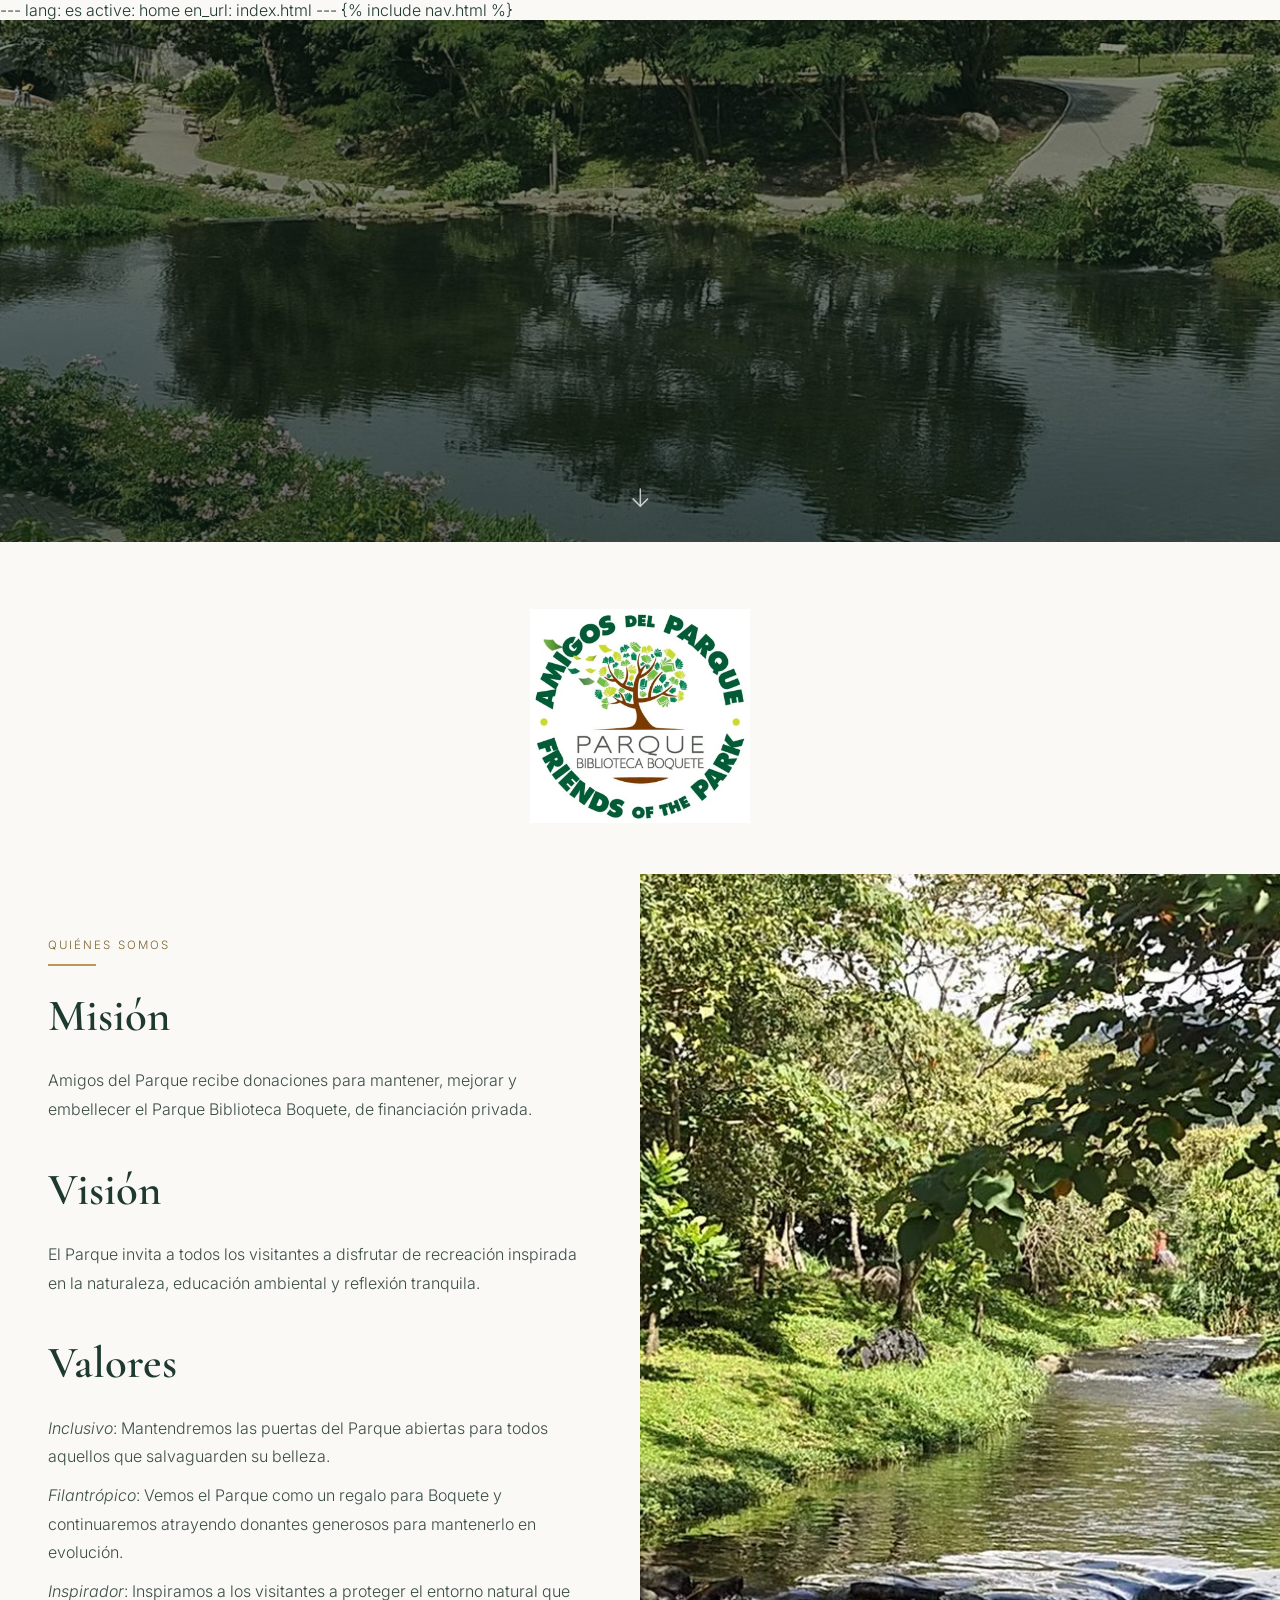
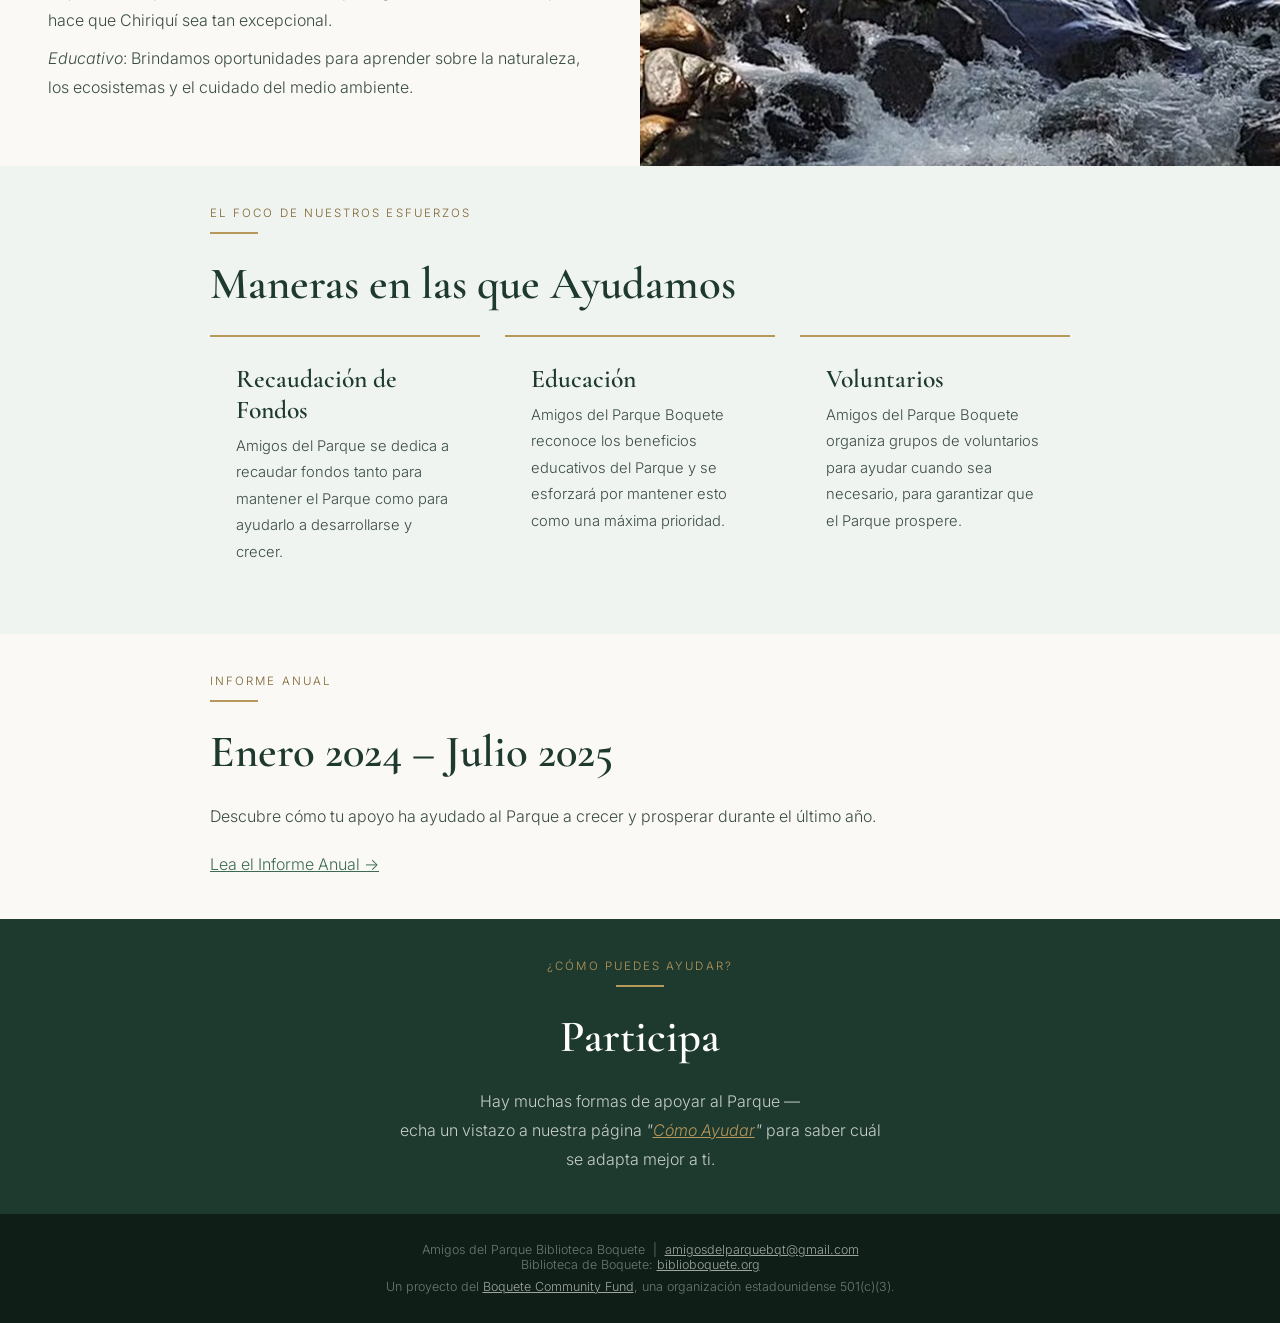
<file: index-es.html>
---
lang: es
active: home
en_url: index.html
---
<!DOCTYPE html>
<html lang="es">
<head>
  <meta charset="UTF-8" />
  <meta name="viewport" content="width=device-width, initial-scale=1.0" />
  <title>Amigos del Parque Biblioteca Boquete</title>
  <meta name="description" content="Amigos del Parque recibe donaciones para mantener, mejorar y embellecer el Parque Biblioteca Boquete, de financiación privada, en Boquete, Panamá." />
  <link href="https://fonts.googleapis.com/css2?family=Cormorant+Garamond:wght@400;600;700&family=Inter:wght@300;400;500&display=swap" rel="stylesheet" />
  <link rel="stylesheet" href="styles.css" />
</head>
<body>

  {% include nav.html %}

  <!-- HERO -->
  <section class="hero">
     
      
    <a href="#logo" class="scroll-cue" aria-label="Desplácese hacia abajo">&#8595;</a>
  </section>

  <!-- LOGO -->
  <section class="logo-section" id="logo">
    <img src="images/logo.png" alt="Logo de Amigos del Parque Biblioteca Boquete" />
  </section>

  <!-- MISIÓN / VISIÓN / VALORES -->
  <section id="mission" class="mission-split">
    <div class="mission-text">
      <div class="section-label">Quiénes Somos</div>
      <div class="divider"></div>
      <h2>Misión</h2>
      <p>Amigos del Parque recibe donaciones para mantener, mejorar y embellecer el Parque Biblioteca Boquete, de financiación privada.</p>

      <h2 style="margin-top:2.5rem">Visión</h2>
      <p>El Parque invita a todos los visitantes a disfrutar de recreación inspirada en la naturaleza, educación ambiental y reflexión tranquila.</p>

      <h2 style="margin-top:2.5rem">Valores</h2>
      <p><em>Inclusivo</em>: Mantendremos las puertas del Parque abiertas para todos aquellos que salvaguarden su belleza.</p>
      <p><em>Filantrópico</em>: Vemos el Parque como un regalo para Boquete y continuaremos atrayendo donantes generosos para mantenerlo en evolución.</p>
      <p><em>Inspirador</em>: Inspiramos a los visitantes a proteger el entorno natural que hace que Chiriquí sea tan excepcional.</p>
      <p><em>Educativo</em>: Brindamos oportunidades para aprender sobre la naturaleza, los ecosistemas y el cuidado del medio ambiente.</p>
    </div>
    <div class="mission-photo">
      <img src="images/page-header-park.jpg" alt="Quebrada que atraviesa el Parque Biblioteca Boquete" />
    </div>
  </section>

  <!-- MANERAS EN LAS QUE AYUDAMOS -->
  <section id="ways" class="section-alt">
    <div class="container">
      <div class="section-label">El Foco de Nuestros Esfuerzos</div>
      <div class="divider"></div>
      <h2>Maneras en las que Ayudamos</h2>
      <div class="card-grid">
        <div class="card">
          <h3>Recaudación de Fondos</h3>
          <p>Amigos del Parque se dedica a recaudar fondos tanto para mantener el Parque como para ayudarlo a desarrollarse y crecer.</p>
        </div>
        <div class="card">
          <h3>Educación</h3>
          <p>Amigos del Parque Boquete reconoce los beneficios educativos del Parque y se esforzará por mantener esto como una máxima prioridad.</p>
        </div>
        <div class="card">
          <h3>Voluntarios</h3>
          <p>Amigos del Parque Boquete organiza grupos de voluntarios para ayudar cuando sea necesario, para garantizar que el Parque prospere.</p>
        </div>
      </div>
    </div>
  </section>

  <!-- INFORME ANUAL -->
  <section id="report">
    <div class="container">
      <div class="section-label">Informe Anual</div>
      <div class="divider"></div>
      <h2>Enero 2024 – Julio 2025</h2>
      <p>Descubre cómo tu apoyo ha ayudado al Parque a crecer y prosperar durante el último año.</p>
      <p style="margin-top:1.2rem">
        <a href="docs/annual-report-2024-2025.pdf" target="_blank" rel="noopener noreferrer">Lea el Informe Anual →</a>
      </p>
    </div>
  </section>

  <!-- CTA -->
  <section class="cta-band">
    <div class="cta-inner">
      <div class="section-label" style="color:var(--gold)">¿Cómo Puedes Ayudar?</div>
      <div class="divider" style="margin:0.75rem auto 1.5rem"></div>
      <h2>Participa</h2>
      <p style="margin-top:1rem">Hay muchas formas de apoyar al Parque —<br>echa un vistazo a nuestra página <em>"<a href="howtohelp-es.html" style="color:var(--gold)">Cómo Ayudar</a>"</em> para saber cuál se adapta mejor a ti.</p>
    </div>
  </section>

  <!-- FOOTER -->
  <footer>
    Amigos del Parque Biblioteca Boquete &nbsp;|&nbsp; <a href="mailto:amigosdelparquebqt@gmail.com">amigosdelparquebqt@gmail.com</a><br>
    Biblioteca de Boquete: <a href="https://www.biblioboquete.org/" target="_blank" rel="noopener noreferrer">biblioboquete.org</a>
    <div class="sponsor-line">Un proyecto del <a href="https://boquetecommunityfund.github.io" target="_blank" rel="noopener noreferrer">Boquete Community Fund</a>, una organización estadounidense 501(c)(3).</div>
  </footer>

  <script src="nav-scroll.js"></script>
</body>
</html>
</file>
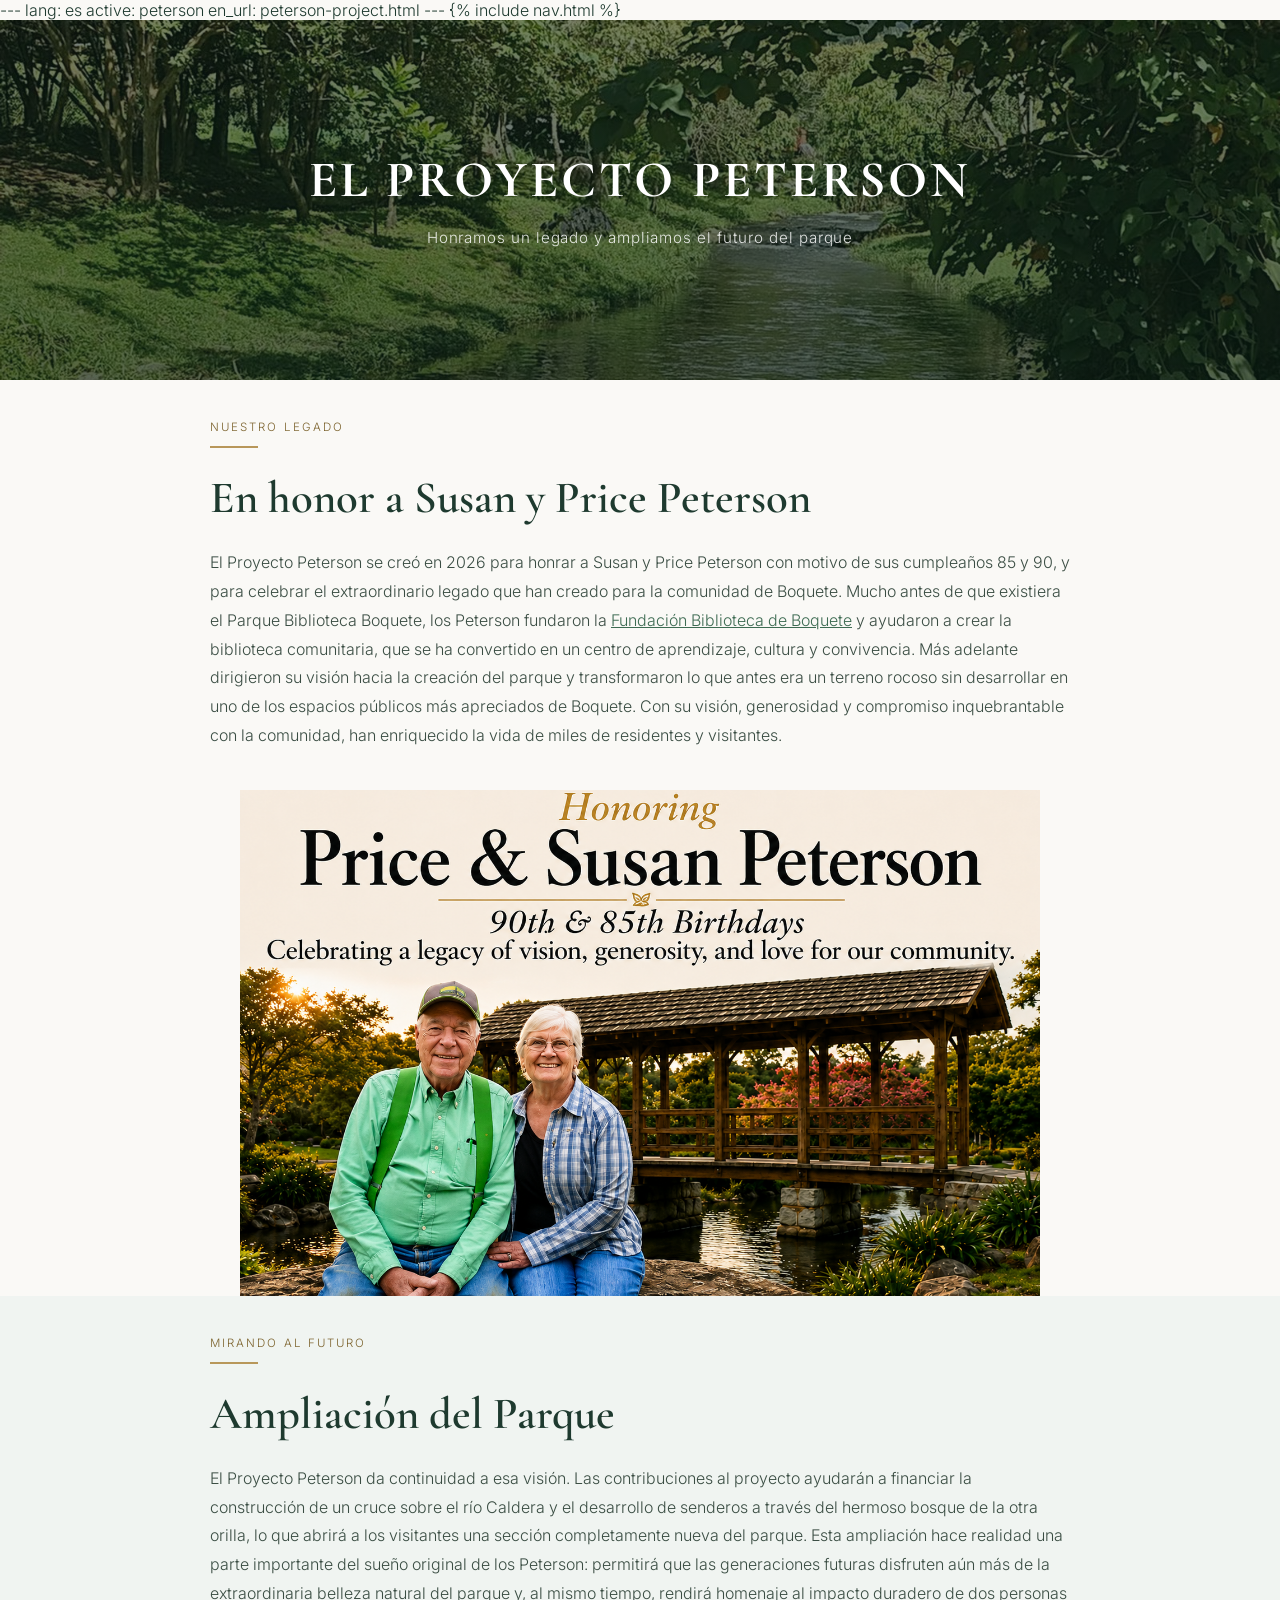
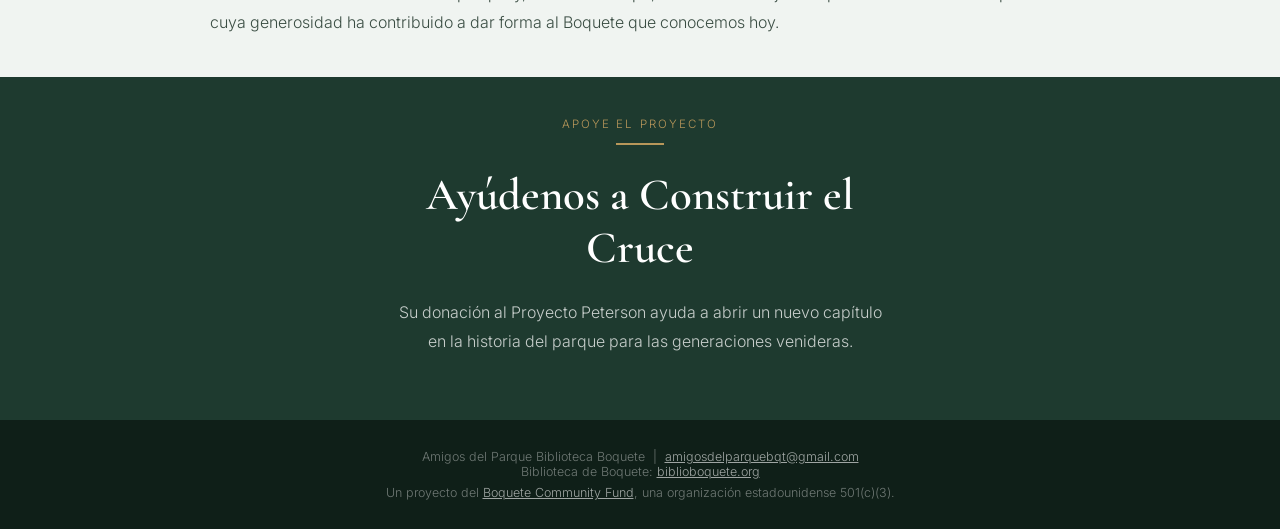
<file: peterson-project-es.html>
---
lang: es
active: peterson
en_url: peterson-project.html
---
<!DOCTYPE html>
<html lang="es">
<head>
  <meta charset="UTF-8" />
  <meta name="viewport" content="width=device-width, initial-scale=1.0" />
  <title>El Proyecto Peterson | Amigos del Parque Biblioteca Boquete</title>
  <meta name="description" content="El Proyecto Peterson honra el legado de Susan y Price Peterson en el Parque Biblioteca Boquete y financia un nuevo cruce del río y senderos en el bosque." />
  <link href="https://fonts.googleapis.com/css2?family=Cormorant+Garamond:wght@400;600;700&family=Inter:wght@300;400;500&display=swap" rel="stylesheet" />
  <link rel="stylesheet" href="styles.css" />
</head>
<body>

  {% include nav.html %}

  <!-- ENCABEZADO DE LA PÁGINA -->
  <section class="page-header">
    <div class="page-header-content">
      <h1>El Proyecto Peterson</h1>
      <p>Honramos un legado y ampliamos el futuro del parque</p>
    </div>
  </section>

  <!-- LEGADO -->
  <section>
    <div class="container">
      <div class="section-label">Nuestro Legado</div>
      <div class="divider"></div>
      <h2>En honor a Susan y Price Peterson</h2>
      <p>El Proyecto Peterson se creó en 2026 para honrar a Susan y Price Peterson con motivo de sus cumpleaños 85 y 90, y para celebrar el extraordinario legado que han creado para la comunidad de Boquete. Mucho antes de que existiera el Parque Biblioteca Boquete, los Peterson fundaron la <a href="https://www.biblioboquete.org/" target="_blank" rel="noopener noreferrer">Fundación Biblioteca de Boquete</a> y ayudaron a crear la biblioteca comunitaria, que se ha convertido en un centro de aprendizaje, cultura y convivencia. Más adelante dirigieron su visión hacia la creación del parque y transformaron lo que antes era un terreno rocoso sin desarrollar en uno de los espacios públicos más apreciados de Boquete. Con su visión, generosidad y compromiso inquebrantable con la comunidad, han enriquecido la vida de miles de residentes y visitantes.</p>
    </div>
  </section>

  <div style="text-align:center;">
    <img src="images/PRICE-SUSAN-HERO2.png" alt="En honor a Price y Susan Peterson por sus cumpleaños 90 y 85. Celebramos un legado de visión, generosidad y amor por nuestra comunidad."
      style="max-width:800px; width:100%; display:inline-block;" />
  </div>

  <!-- AMPLIACIÓN -->
  <section class="section-alt">
    <div class="container">
      <div class="section-label">Mirando al Futuro</div>
      <div class="divider"></div>
      <h2>Ampliación del Parque</h2>
      <p>El Proyecto Peterson da continuidad a esa visión. Las contribuciones al proyecto ayudarán a financiar la construcción de un cruce sobre el río Caldera y el desarrollo de senderos a través del hermoso bosque de la otra orilla, lo que abrirá a los visitantes una sección completamente nueva del parque. Esta ampliación hace realidad una parte importante del sueño original de los Peterson: permitirá que las generaciones futuras disfruten aún más de la extraordinaria belleza natural del parque y, al mismo tiempo, rendirá homenaje al impacto duradero de dos personas cuya generosidad ha contribuido a dar forma al Boquete que conocemos hoy.</p>
    </div>
  </section>

  <!-- LLAMADO A LA ACCIÓN / DONACIONES -->
  <section class="cta-band">
    <div class="cta-inner">
      <div class="section-label" style="color:var(--gold)">Apoye el Proyecto</div>
      <div class="divider" style="margin:0.75rem auto 1.5rem"></div>
      <h2>Ayúdenos a Construir el Cruce</h2>
      <p style="margin-top:1rem">Su donación al Proyecto Peterson ayuda a abrir un nuevo capítulo en la historia del parque para las generaciones venideras.</p>
      <div style="margin-top:1.5rem">
        <script src="https://s3-us-west-2.amazonaws.com/bloomerang-public-cdn/boquetecommunityfund/.widget-js/2056192.js" type="text/javascript"></script>
      </div>
    </div>
  </section>

  <!-- PIE DE PÁGINA -->
  <footer>
    Amigos del Parque Biblioteca Boquete &nbsp;|&nbsp; <a href="mailto:amigosdelparquebqt@gmail.com">amigosdelparquebqt@gmail.com</a><br>
    Biblioteca de Boquete: <a href="https://www.biblioboquete.org/" target="_blank" rel="noopener noreferrer">biblioboquete.org</a>
    <div class="sponsor-line">Un proyecto del <a href="https://boquetecommunityfund.github.io" target="_blank" rel="noopener noreferrer">Boquete Community Fund</a>, una organización estadounidense 501(c)(3).</div>
  </footer>

  <script src="nav-scroll.js"></script>
</body>
</html>
</file>
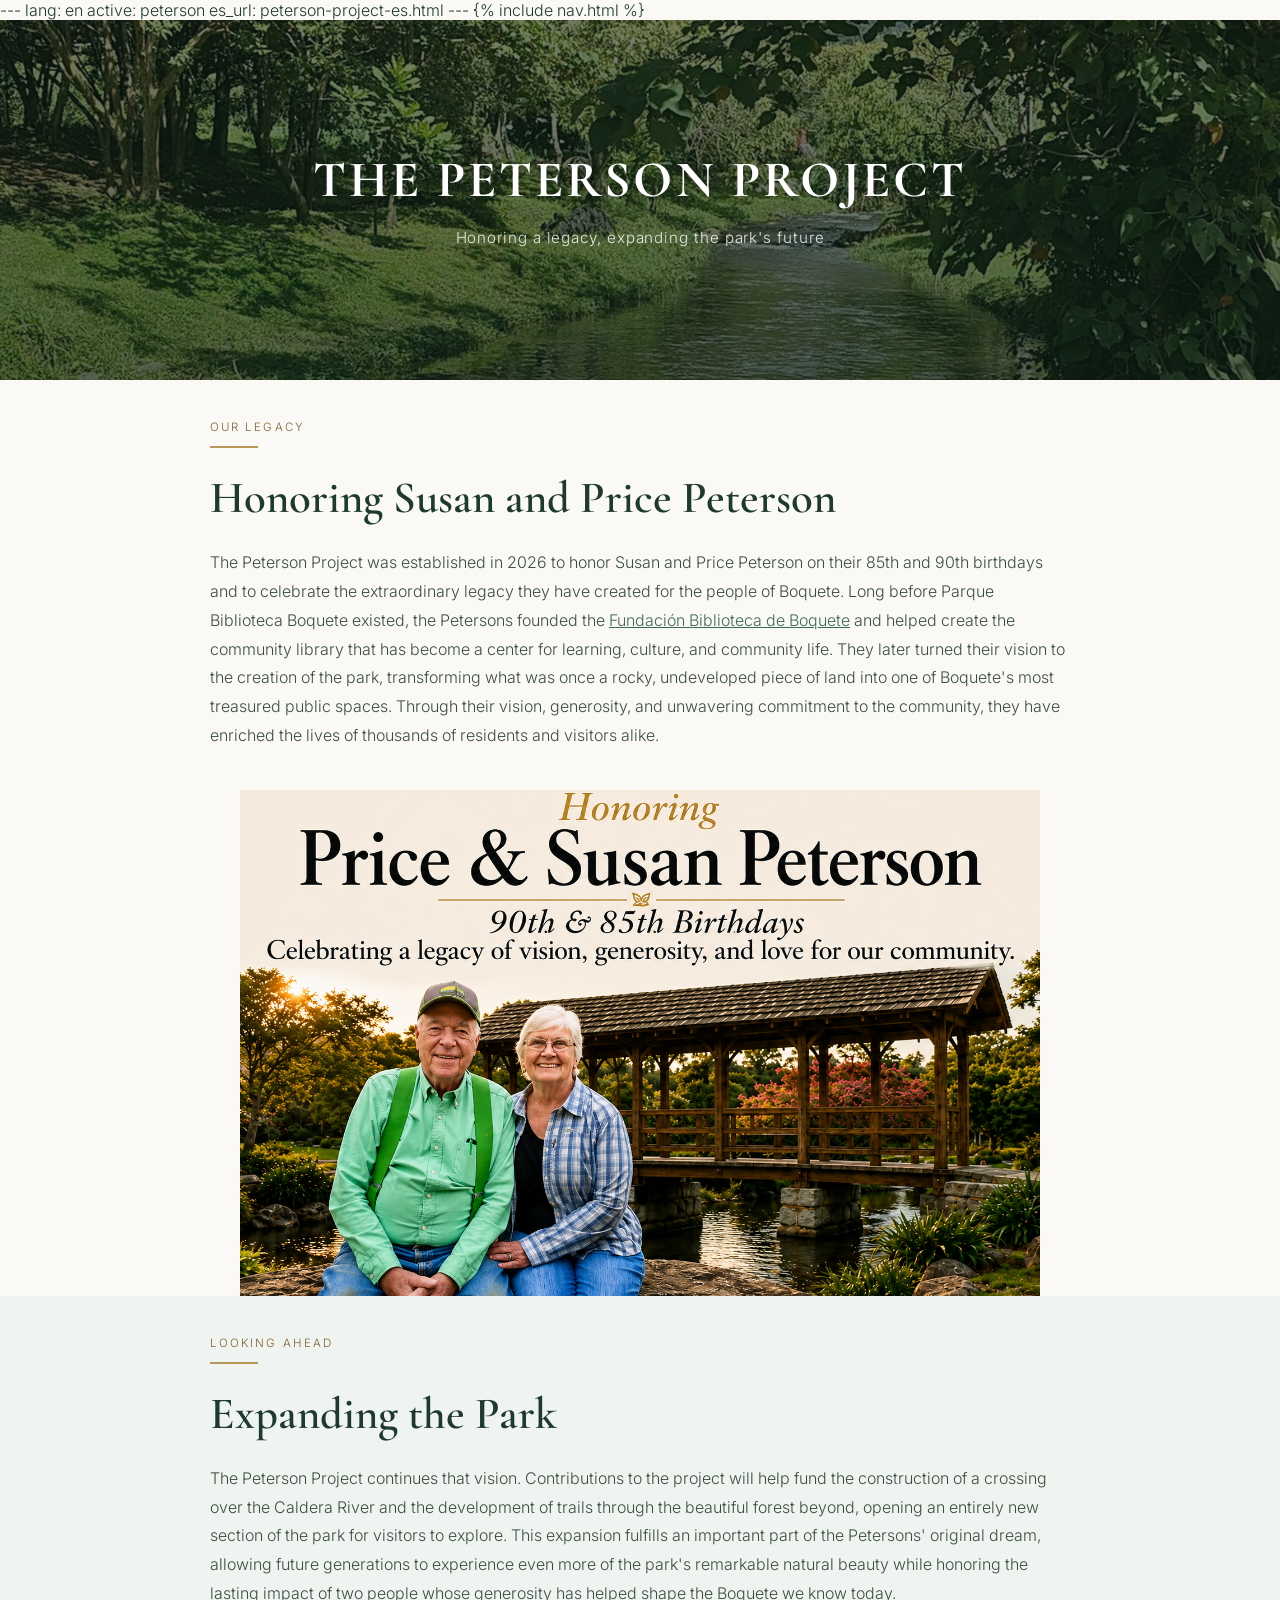
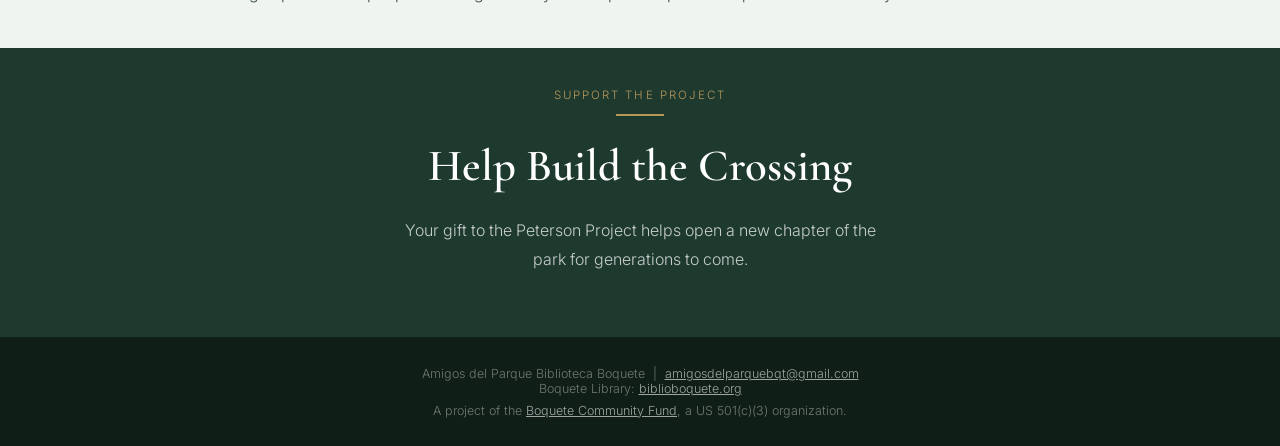
<file: peterson-project.html>
---
lang: en
active: peterson
es_url: peterson-project-es.html
---
<!DOCTYPE html>
<html lang="en">
<head>
  <meta charset="UTF-8" />
  <meta name="viewport" content="width=device-width, initial-scale=1.0" />
  <title>The Peterson Project | Amigos del Parque Biblioteca Boquete</title>
  <meta name="description" content="The Peterson Project honors Susan and Price Peterson's legacy at Parque Biblioteca Boquete, funding a new river crossing and forest trails." />
  <link href="https://fonts.googleapis.com/css2?family=Cormorant+Garamond:wght@400;600;700&family=Inter:wght@300;400;500&display=swap" rel="stylesheet" />
  <link rel="stylesheet" href="styles.css" />
</head>
<body>

  {% include nav.html %}

  <!-- PAGE HEADER -->
  <section class="page-header">
    <div class="page-header-content">
      <h1>The Peterson Project</h1>
      <p>Honoring a legacy, expanding the park's future</p>
    </div>
  </section>

  <!-- LEGACY -->
  <section>
    <div class="container">
      <div class="section-label">Our Legacy</div>
      <div class="divider"></div>
      <h2>Honoring Susan and Price Peterson</h2>
      <p>The Peterson Project was established in 2026 to honor Susan and Price Peterson on their 85th and 90th birthdays and to celebrate the extraordinary legacy they have created for the people of Boquete. Long before Parque Biblioteca Boquete existed, the Petersons founded the <a href="https://www.biblioboquete.org/" target="_blank" rel="noopener noreferrer">Fundación Biblioteca de Boquete</a> and helped create the community library that has become a center for learning, culture, and community life. They later turned their vision to the creation of the park, transforming what was once a rocky, undeveloped piece of land into one of Boquete's most treasured public spaces. Through their vision, generosity, and unwavering commitment to the community, they have enriched the lives of thousands of residents and visitors alike.</p>
    </div>
  </section>

  <div style="text-align:center;">
  <img src="images/PRICE-SUSAN-HERO2.png" alt="Honoring Price & Susan Peterson — 90th & 85th Birthdays. Celebrating a legacy of vision, generosity, and love for our community." 
    style="max-width:800px; width:100%; display:inline-block;" />
</div>
  <!-- EXPANSION -->
  <section class="section-alt">
    <div class="container">
      <div class="section-label">Looking Ahead</div>
      <div class="divider"></div>
      <h2>Expanding the Park</h2>
      <p>The Peterson Project continues that vision. Contributions to the project will help fund the construction of a crossing over the Caldera River and the development of trails through the beautiful forest beyond, opening an entirely new section of the park for visitors to explore. This expansion fulfills an important part of the Petersons' original dream, allowing future generations to experience even more of the park's remarkable natural beauty while honoring the lasting impact of two people whose generosity has helped shape the Boquete we know today.</p>
    </div>
  </section>

  <!-- CTA / DONATE -->
  <section class="cta-band">
    <div class="cta-inner">
      <div class="section-label" style="color:var(--gold)">Support the Project</div>
      <div class="divider" style="margin:0.75rem auto 1.5rem"></div>
      <h2>Help Build the Crossing</h2>
      <p style="margin-top:1rem">Your gift to the Peterson Project helps open a new chapter of the park for generations to come.</p>
      <div style="margin-top:1.5rem">
        <script src="https://s3-us-west-2.amazonaws.com/bloomerang-public-cdn/boquetecommunityfund/.widget-js/2056192.js" type="text/javascript"></script>
      </div>
    </div>
  </section>

  <!-- FOOTER -->
  <footer>
    Amigos del Parque Biblioteca Boquete &nbsp;|&nbsp; <a href="mailto:amigosdelparquebqt@gmail.com">amigosdelparquebqt@gmail.com</a><br>
    Boquete Library: <a href="https://www.biblioboquete.org/" target="_blank" rel="noopener noreferrer">biblioboquete.org</a>
    <div class="sponsor-line">A project of the <a href="https://boquetecommunityfund.github.io" target="_blank" rel="noopener noreferrer">Boquete Community Fund</a>, a US 501(c)(3) organization.</div>
  </footer>

  <script src="nav-scroll.js"></script>
</body>
</html>
</file>
<file: styles.css>
*, *::before, *::after { box-sizing: border-box; margin: 0; padding: 0; }

:root {
  --forest:   #1e3a2f;
  --moss:     #3d6b52;
  --mist:     #f0f4f1;
  --stone:    #6b7b72;
  --cream:    #faf9f6;
  --gold:     #b8975a;
  --gold-text: #7d642f;
  --white:    #ffffff;
}

html { scroll-behavior: smooth; }

body {
  font-family: 'Inter', sans-serif;
  font-weight: 300;
  color: var(--forest);
  background: var(--cream);
}

/* ── NAV ── */
nav {
  position: fixed; top: 0; left: 0; right: 0; z-index: 100;
  display: flex; align-items: center; justify-content: space-between;
  padding: 0 2.5rem;
  height: 64px;
  background: #ffffff;
  border-bottom: 1px solid rgba(30, 58, 47, 0.12);
}
.nav-logo {
  display: flex; align-items: center; gap: 0.6rem;
  font-family: 'Cormorant Garamond', serif;
  font-size: 1.1rem; font-weight: 600;
  color: var(--forest); letter-spacing: 0.04em;
  text-decoration: none;
  white-space: nowrap;
}
.nav-logo img { height: 32px; width: 32px; object-fit: contain; }
.nav-links { display: flex; align-items: center; gap: 1.8rem; list-style: none; flex-wrap: wrap; justify-content: flex-end; }
.nav-links li { display: flex; align-items: center; }
.nav-links a {
  position: relative;
  color: var(--moss);
  text-decoration: none; font-size: 0.82rem;
  letter-spacing: 0.06em; text-transform: uppercase;
  padding-bottom: 0.35rem;
  transition: color 0.2s;
}
.nav-links a::after {
  content: ''; position: absolute; left: 0; right: 0; bottom: 0;
  height: 2px; background: var(--gold-text);
  transform: scaleX(0); transform-origin: left;
  transition: transform 0.2s;
}
.nav-links a:hover { color: var(--gold-text); }
.nav-links a:hover::after, .nav-links a.active::after { transform: scaleX(1); }
.nav-links a.active { color: var(--gold-text); }
.nav-divider { width: 1px; height: 20px; background: rgba(30, 58, 47, 0.2); margin: 0 0.4rem; }
.nav-placeholder {
  color: rgba(61, 107, 82, 0.45);
  font-size: 0.82rem; letter-spacing: 0.06em; text-transform: uppercase;
  cursor: default; user-select: none;
}

/* ── LANGUAGE SWITCHER ── */
.lang-switcher { position: relative; }
.lang-switcher summary {
  list-style: none; cursor: pointer;
  color: var(--moss);
  font-size: 0.82rem; letter-spacing: 0.06em; text-transform: uppercase;
  padding: 0.3rem 0.5rem;
}
.lang-switcher summary::-webkit-details-marker { display: none; }
.lang-switcher summary::after { content: ' \25BE'; }
.lang-switcher[open] summary { color: var(--gold-text); }
.lang-menu {
  list-style: none; position: absolute; top: 100%; right: 0; margin-top: 0.5rem;
  background: var(--white); min-width: 90px;
  box-shadow: 0 6px 16px rgba(0,0,0,0.15); z-index: 200;
}
.lang-menu li + li { border-top: 1px solid rgba(30,58,47,0.08); }
.lang-menu a {
  display: block; padding: 0.6rem 1rem;
  color: var(--forest); text-decoration: none;
  font-size: 0.8rem; text-transform: uppercase; letter-spacing: 0.06em;
}
.lang-menu a.lang-current { background: var(--mist); color: var(--forest); }
.lang-menu a:not(.lang-current):hover { background: var(--mist); color: var(--forest); }

/* ── HERO (home page, full height) ── */
.hero {
  position: relative; height: 58vh; min-height: 400px;
  display: flex; align-items: center; justify-content: center;
  text-align: center;
  background: url('images/hero-pond.jpg') center/cover no-repeat;
}
.hero::after {
  content: ''; position: absolute; inset: 0;
  background: linear-gradient(to bottom, rgba(10,30,20,0.45) 0%, rgba(10,30,20,0.62) 100%);
}
.hero-content { position: relative; z-index: 1; padding: 0 1.5rem; }
.hero-content h1 {
  font-family: 'Cormorant Garamond', serif;
  font-size: clamp(2.4rem, 6vw, 4.6rem);
  font-weight: 700; color: var(--white);
  letter-spacing: 0.06em; line-height: 1.15;
  text-transform: uppercase;
}
.hero-content .subtitle {
  margin-top: 0.6rem;
  font-family: 'Cormorant Garamond', serif;
  font-size: clamp(1.1rem, 2.5vw, 1.5rem);
  color: rgba(255,255,255,0.9);
  letter-spacing: 0.04em;
}
.hero-content p.tagline {
  margin-top: 1.2rem;
  font-size: clamp(0.9rem, 1.8vw, 1.05rem);
  color: rgba(255,255,255,0.88);
  letter-spacing: 0.1em; text-transform: uppercase;
  font-weight: 300;
}
.hero-cta {
  display: inline-block; margin-top: 2.2rem;
  padding: 0.75rem 2rem;
  border: 1px solid var(--gold); color: var(--gold);
  text-decoration: none; font-size: 0.8rem;
  letter-spacing: 0.12em; text-transform: uppercase;
  transition: background 0.2s, color 0.2s;
}
.hero-cta:hover { background: var(--gold); color: var(--forest); }

.scroll-cue {
  position: absolute; bottom: 1.8rem; left: 50%; transform: translateX(-50%);
  color: rgba(255,255,255,0.75); font-size: 1.6rem; z-index: 1;
  animation: scrollBounce 2s ease-in-out infinite;
  text-decoration: none;
}
@keyframes scrollBounce {
  0%, 100% { transform: translateX(-50%) translateY(0); }
  50% { transform: translateX(-50%) translateY(8px); }
}

/* ── PAGE HEADER (sub-pages, shorter banner) ── */
.page-header {
  position: relative; height: 40vh; min-height: 260px;
  display: flex; align-items: center; justify-content: center;
  text-align: center;
  background: url('images/page-header-park.jpg') center/cover no-repeat;
}
.page-header::after {
  content: ''; position: absolute; inset: 0;
  background: linear-gradient(to bottom, rgba(10,30,20,0.55) 0%, rgba(10,30,20,0.68) 100%);
}
.page-header-content { position: relative; z-index: 1; padding: 0 1.5rem; }
.page-header h1 {
  font-family: 'Cormorant Garamond', serif;
  font-size: clamp(2rem, 5vw, 3.2rem);
  font-weight: 700; color: var(--white);
  letter-spacing: 0.06em; text-transform: uppercase;
}
.page-header p {
  margin-top: 0.8rem;
  color: rgba(255,255,255,0.85);
  font-size: 0.95rem; letter-spacing: 0.06em;
}

/* ── SECTIONS ── */
section { padding: 2.5rem 1.5rem; }
.container { max-width: 860px; margin: 0 auto; }
.container.wide { max-width: 1040px; }

/* ── LOGO ── */
.logo-section { padding: 4rem 1.5rem 3rem; text-align: center; scroll-margin-top: 64px; }
.logo-section img { width: 220px; height: 220px; object-fit: contain; }

/* ── MISSION SPLIT (text + photo side by side) ── */
.mission-split {
  padding: 0;
  display: grid;
  grid-template-columns: 1fr 1fr;
  align-items: stretch;
}
.mission-text { padding: 4rem 3rem; }
.mission-photo { min-height: 480px; }
.mission-photo img { width: 100%; height: 100%; object-fit: cover; display: block; }
@media (max-width: 800px) {
  .mission-split { grid-template-columns: 1fr; }
  .mission-photo { min-height: 320px; }
  .mission-text { padding: 3rem 1.5rem; }
}

.section-label {
  font-size: 0.72rem; letter-spacing: 0.18em;
  text-transform: uppercase; color: var(--gold-text);
  margin-bottom: 0.75rem;
}
h2 {
  font-family: 'Cormorant Garamond', serif;
  font-size: clamp(1.8rem, 4vw, 2.8rem);
  font-weight: 600; line-height: 1.2;
  color: var(--forest); margin-bottom: 1.4rem;
}
h3 {
  font-family: 'Cormorant Garamond', serif;
  font-size: clamp(1.25rem, 2.5vw, 1.6rem);
  font-weight: 600; color: var(--forest);
  margin-bottom: 0.6rem;
}
p { line-height: 1.8; color: #3a4d43; font-size: 1rem; }
p + p { margin-top: 0.6rem; }
a { color: var(--moss); }
.divider {
  width: 48px; height: 2px;
  background: var(--gold); margin-bottom: 1.5rem;
}

/* ── CARD GRID (ways we help / ways to give) ── */
.card-grid {
  display: grid;
  grid-template-columns: repeat(auto-fit, minmax(230px, 1fr));
  gap: 1.6rem; margin-top: 1.5rem;
}
.card {
  padding: 1.6rem 1.6rem 1.8rem;
  background: var(--mist);
  border-top: 2px solid var(--gold);
}
.card h3 { margin-bottom: 0.5rem; }
.card p { font-size: 0.92rem; }

/* ── TIERED GIVING GRID ── */
.give-grid {
  display: grid;
  grid-template-columns: repeat(auto-fit, minmax(260px, 1fr));
  gap: 1.6rem; margin-top: 1.5rem;
}
.give-card {
  padding: 1.6rem;
  background: var(--white);
  border: 1px solid rgba(30,58,47,0.08);
  border-radius: 2px;
}
.give-card .amount {
  font-family: 'Cormorant Garamond', serif;
  font-size: 1.4rem; font-weight: 600;
  color: var(--gold-text); margin-bottom: 0.4rem;
}
.give-card p { font-size: 0.9rem; }

/* ── DONATE METHODS ── */
.method-row {
  display: flex; flex-wrap: wrap; gap: 1rem;
  margin-top: 1.5rem;
}
.method-btn {
  flex: 1; min-width: 180px;
  text-align: center;
  padding: 1.1rem 1rem;
  background: var(--forest); color: var(--white);
  text-decoration: none;
  font-size: 0.82rem; letter-spacing: 0.1em; text-transform: uppercase;
  transition: background 0.2s;
}
.method-btn:hover { background: var(--moss); }
.method-btn.gold { background: var(--gold); color: var(--forest); }
.method-btn.gold:hover { background: #a3844c; }

.bank-box {
  margin-top: 1.5rem;
  padding: 1.4rem 1.6rem;
  background: var(--mist); border-left: 3px solid var(--gold);
  font-size: 0.92rem; color: var(--forest);
}
.bank-box .label { color: var(--stone); font-size: 0.78rem; letter-spacing: 0.06em; text-transform: uppercase; }

.note-box {
  margin-top: 1.2rem;
  padding: 1rem 1.3rem;
  background: rgba(184,151,90,0.1); border-left: 3px solid var(--gold);
  font-size: 0.88rem; color: #4a4030;
}

.ein-badge {
  display: inline-block; margin-top: 1.4rem;
  padding: 0.5rem 1rem;
  background: var(--mist); border-left: 3px solid var(--gold);
  font-size: 0.85rem; color: var(--stone);
}
.ein-badge strong { color: var(--forest); }

/* alt background sections */
.section-alt { background: var(--mist); }

/* ── CONTACT / CTA BAND ── */
.cta-band { background: var(--forest); text-align: center; }
.cta-band h2 { color: var(--white); }
.cta-band p { color: rgba(255,255,255,0.75); }
.cta-band a.email { color: var(--gold); font-size: 1.05rem; }
.cta-inner { max-width: 500px; margin: 0 auto; }

/* ── FOOTER ── */
footer {
  background: #0f1f18; text-align: center;
  padding: 1.8rem 1.5rem; font-size: 0.78rem;
  color: rgba(255,255,255,0.4);
}
footer a { color: rgba(255,255,255,0.6); }
footer .sponsor-line { margin-top: 0.4rem; }

@media (max-width: 620px) {
  nav { flex-direction: column; height: auto; padding: 0.8rem 1.2rem; gap: 0.6rem; }
  .nav-links { gap: 1rem; justify-content: center; }
}
</file>
